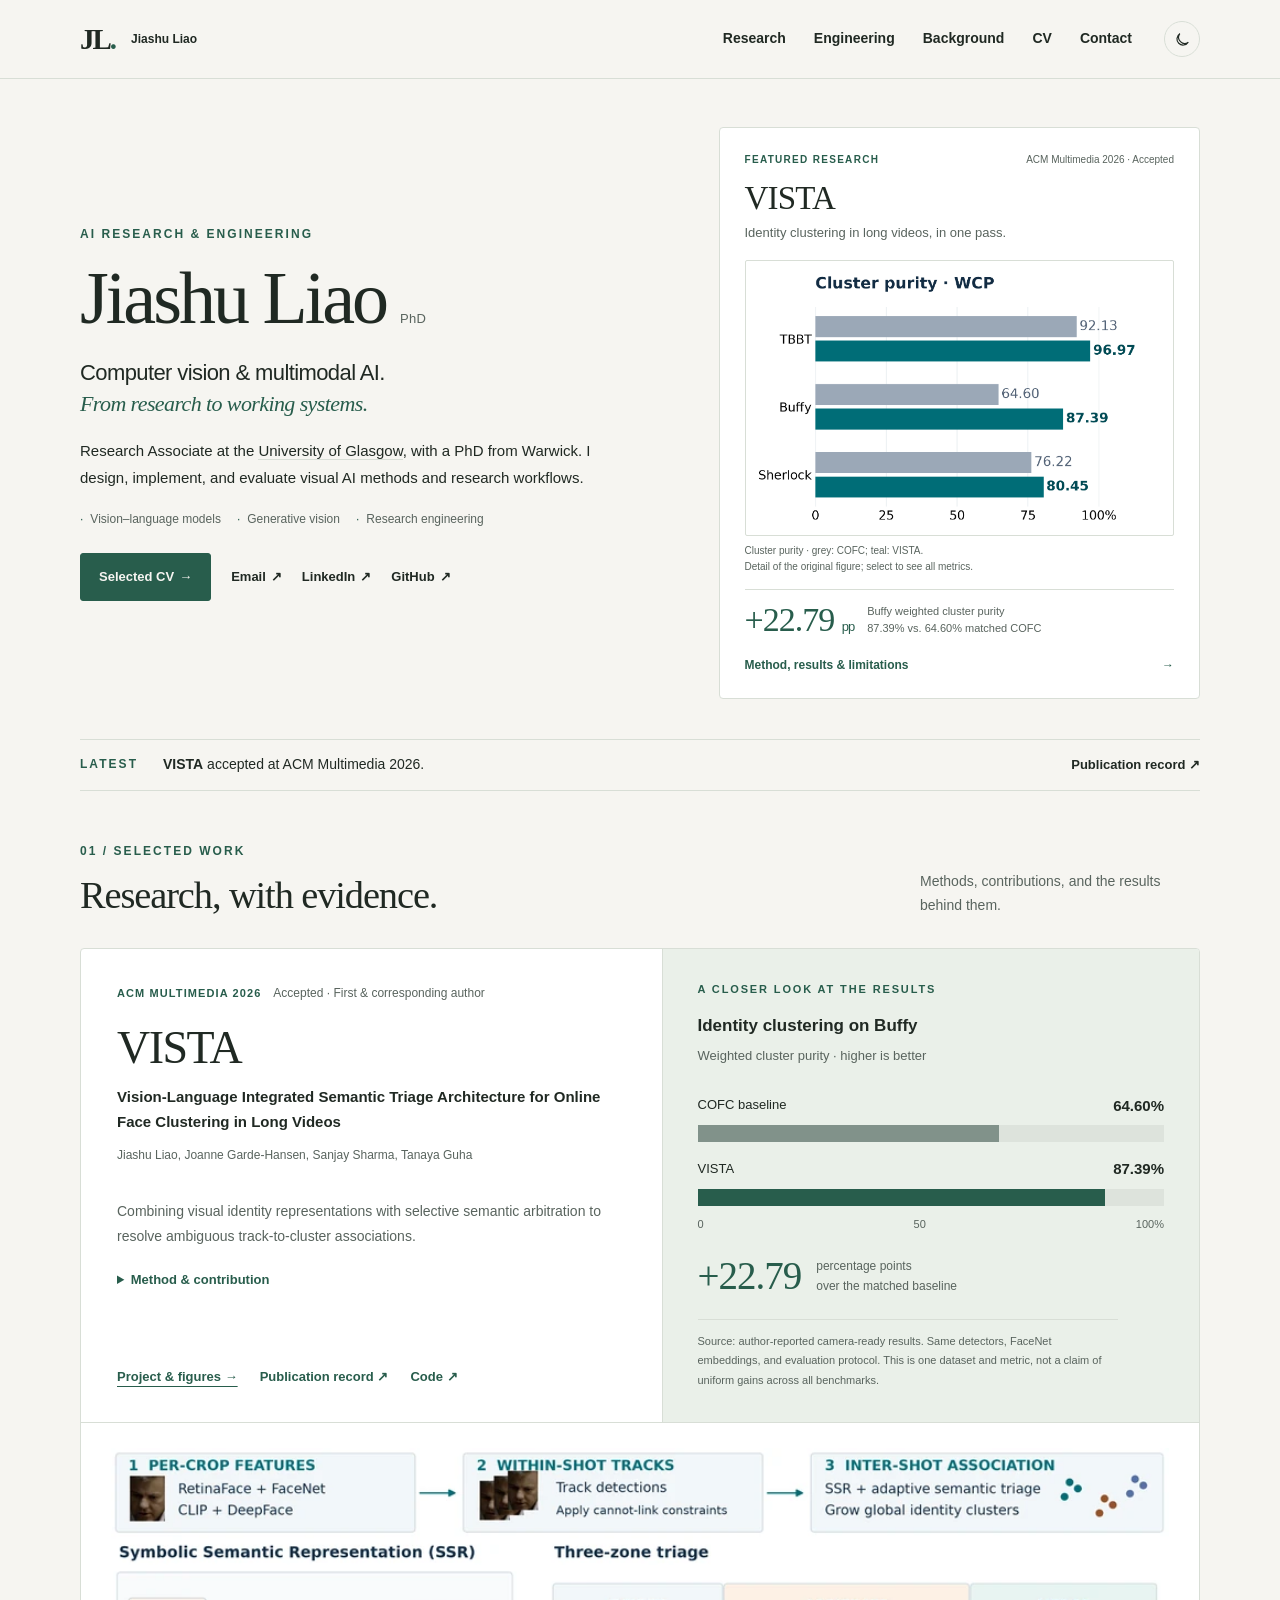
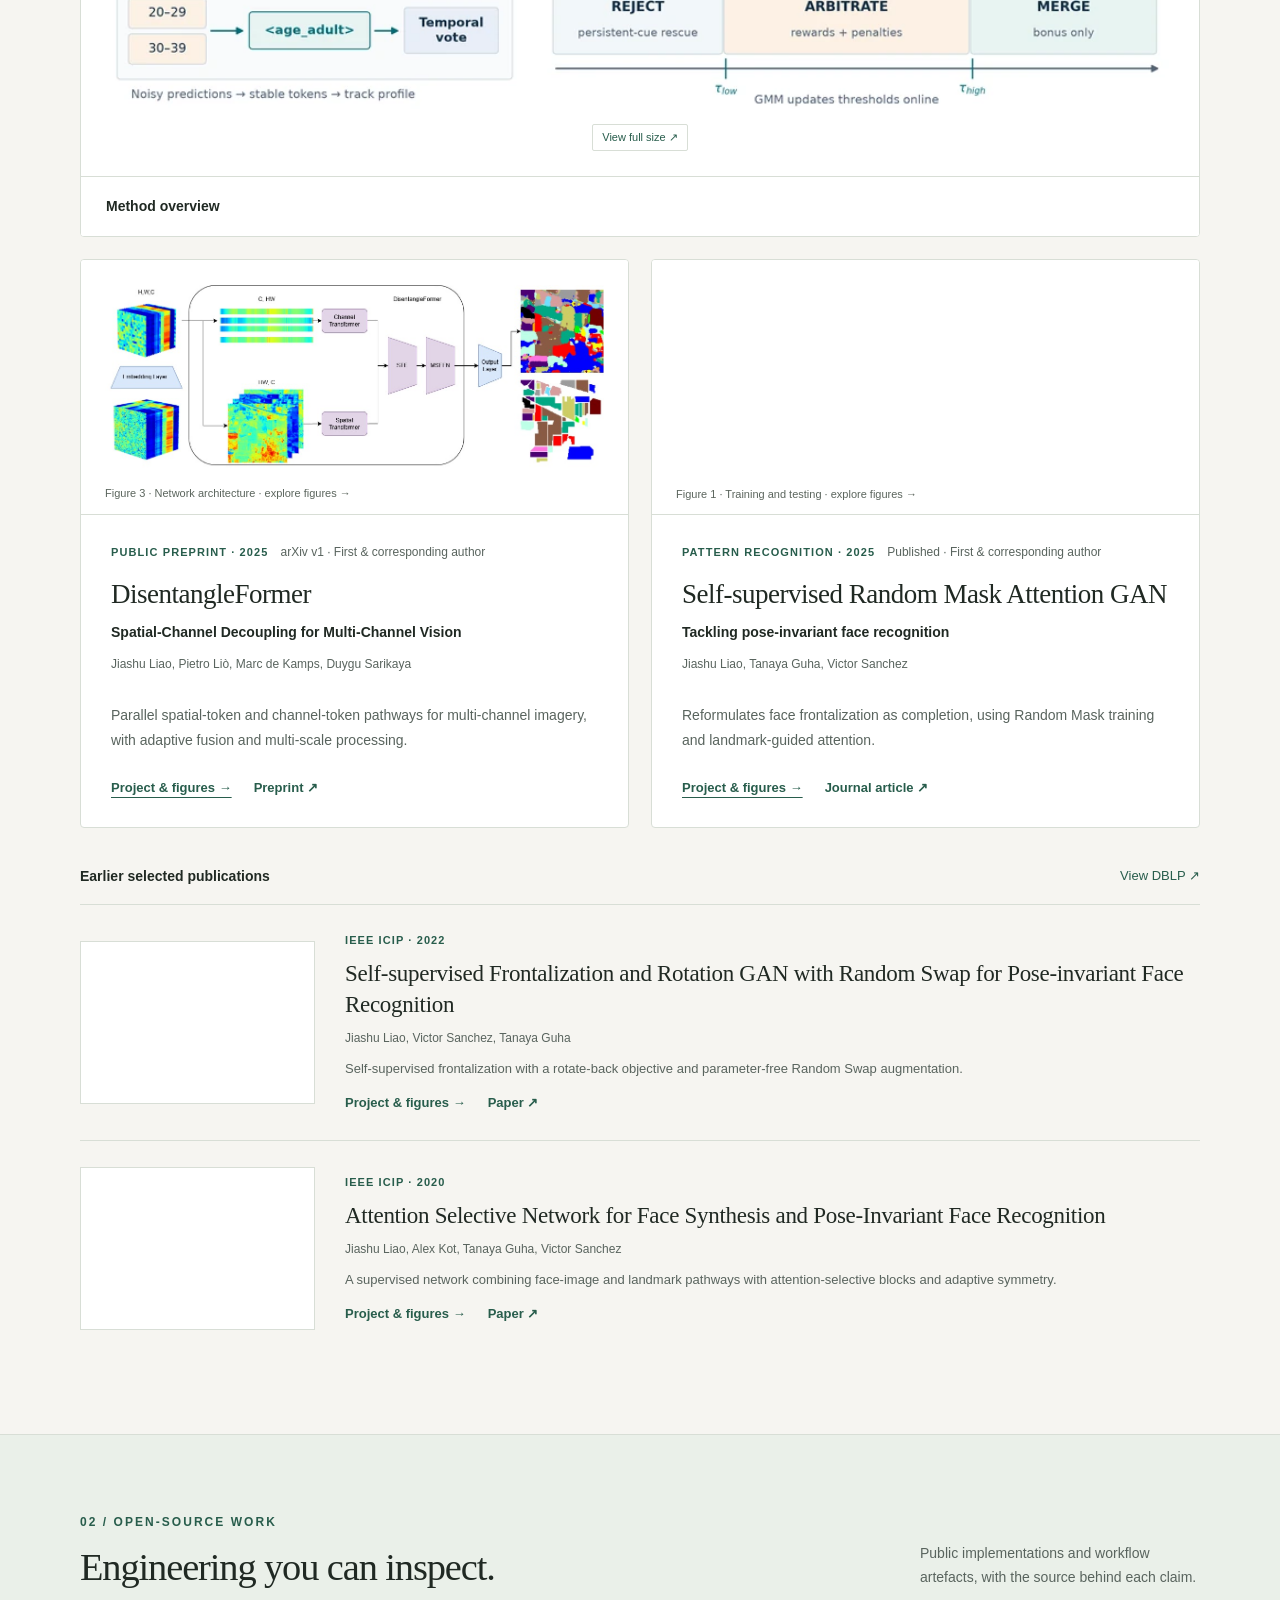
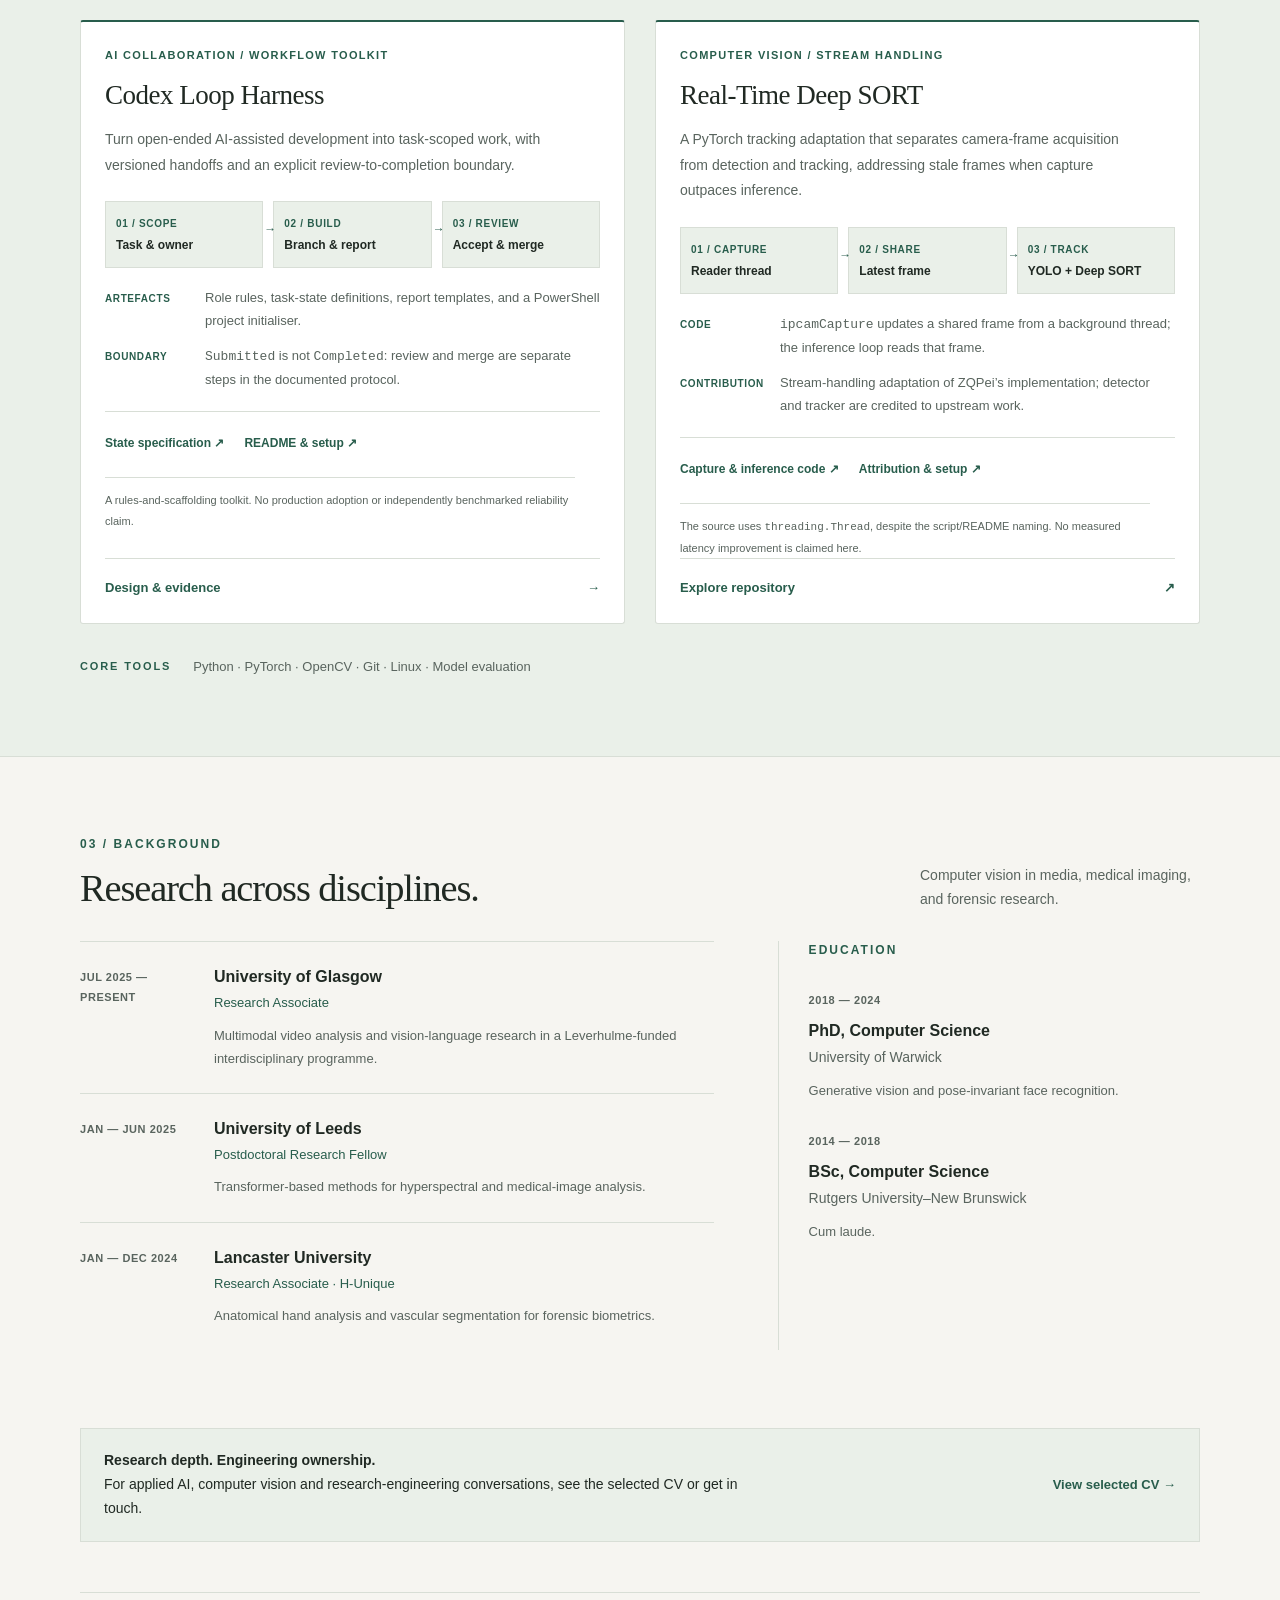
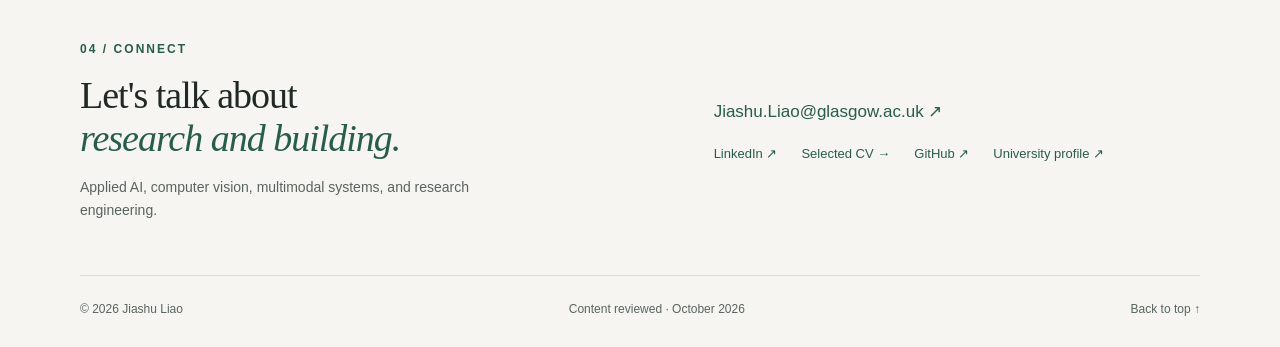
<file: index.html>
<!doctype html>
<html lang="en" data-theme="light">
<head>
  <meta charset="utf-8">
  <meta name="viewport" content="width=device-width, initial-scale=1">
  <meta name="theme-color" content="#f6f5f1">
  <meta name="description" content="Jiashu Liao, PhD — AI researcher and engineer at the University of Glasgow. Selected work in computer vision, multimodal learning, and research engineering.">
  <meta name="author" content="Jiashu Liao">
  <meta property="og:type" content="website">
  <meta property="og:title" content="Jiashu Liao | AI Research & Engineering">
  <meta property="og:description" content="Computer vision, multimodal learning, and research engineering. Selected publications and open-source work.">
  <meta property="og:url" content="https://skyjiashu.github.io/">
  <meta name="twitter:card" content="summary">
  <link rel="canonical" href="https://skyjiashu.github.io/">
  <link rel="icon" type="image/svg+xml" href="favicon.svg">
  <link rel="stylesheet" href="styles.css?v=582c632a6f2b">
  <script src="script.js?v=f366ba829de4" defer></script>
  <title>Jiashu Liao — AI Research & Engineering</title>
  <link rel="stylesheet" href="research.css?v=b857ee11c387">
  <script src="gallery.js?v=cca5fe89e718" defer></script>
  <link rel="stylesheet" href="v4.css?v=276d914880b9">
</head>
<body class="home-v4">
  <a class="skip-link" href="#main">Skip to content</a>
  <header class="site-header">
    <div class="shell header-row">
      <a class="wordmark" href="#home" aria-label="Jiashu Liao, home">JL<span class="wordmark-dot">.</span><span class="wordmark-name">Jiashu Liao</span></a>
      <nav id="main-navigation" aria-label="Main navigation">
        <a href="#research">Research</a><a href="#engineering">Engineering</a><a href="#background">Background</a><a href="cv.html">CV</a><a href="#contact">Contact</a>
      </nav>
      <div class="header-controls">
        <button id="theme-toggle" class="icon-button" type="button" aria-label="Switch to dark theme" aria-pressed="false" hidden>
          <svg viewBox="0 0 24 24" fill="none" stroke="currentColor" stroke-width="1.6" aria-hidden="true"><path d="M20.2 15.8A8.6 8.6 0 0 1 8.2 3.8 8.7 8.7 0 1 0 20.2 15.8Z"/></svg>
        </button>
        <button id="menu-toggle" class="icon-button menu-button" type="button" aria-controls="main-navigation" aria-expanded="false" aria-label="Open navigation" hidden><svg viewBox="0 0 24 24" fill="none" stroke="currentColor" stroke-width="1.6" aria-hidden="true"><path d="M4 7h16M4 12h16M4 17h16"/></svg></button>
      </div>
    </div>
  </header>

  <main id="main">
    <section class="introduction shell" id="home" aria-labelledby="name">
  <div class="intro-copy">
    <p class="eyebrow">AI RESEARCH &amp; ENGINEERING</p>
    <h1 id="name">Jiashu Liao<span class="degree-label">PhD</span></h1>
    <p class="intro-statement">Computer vision &amp; multimodal AI.<br><em>From research to working systems.</em></p>
    <p class="intro-bio">Research Associate at the <a href="https://www.gla.ac.uk/schools/computing/staff/jiashuliao/" target="_blank" rel="noopener noreferrer">University of Glasgow</a>, with a PhD from Warwick. I design, implement, and evaluate visual AI methods and research workflows.</p>
    <ul class="intro-topics" aria-label="Research interests"><li>Vision–language models</li><li>Generative vision</li><li>Research engineering</li></ul>
    <div class="intro-links" aria-label="Professional links">
      <a class="button" href="cv.html">Selected CV <span aria-hidden="true">→</span></a>
      <a href="mailto:Jiashu.Liao@glasgow.ac.uk">Email <span aria-hidden="true">↗</span></a>
      <a href="https://www.linkedin.com/in/jiashu-liao-3b0a43149/" target="_blank" rel="noopener noreferrer">LinkedIn <span aria-hidden="true">↗</span></a>
      <a href="https://github.com/SkyJiashu" target="_blank" rel="noopener noreferrer">GitHub <span aria-hidden="true">↗</span></a>
    </div>
  </div>
  <aside class="spotlight" aria-labelledby="spotlight-title">
    <div class="spotlight-heading"><span class="eyebrow">FEATURED RESEARCH</span><span class="spotlight-venue">ACM Multimedia 2026 · Accepted</span></div>
    <h2 id="spotlight-title">VISTA</h2><p>Identity clustering in long videos, in one pass.</p>
    <figure>
      <a class="figure-open" href="assets/papers/vista-results.webp" data-figure data-caption="Controlled comparison with COFC on TBBT, Buffy and Sherlock, using the same detector, embeddings and evaluation protocol. Full results include the Sherlock ID_Acc trade-off." aria-label="Expand VISTA controlled-comparison results">
        <span class="spotlight-plot-crop"><img src="assets/papers/vista-results.webp" alt="Cluster purity on TBBT, Buffy and Sherlock. Grey bars show COFC; teal bars show VISTA." width="2047" height="461" fetchpriority="high" decoding="async"></span>
      </a>
      <figcaption>Cluster purity · grey: COFC; teal: VISTA.<br>Detail of the original figure; select to see all metrics.</figcaption>
    </figure>
    <div class="spotlight-result"><strong>+22.79 <small style="font:13px var(--sans)">pp</small></strong><span>Buffy weighted cluster purity<br>87.39% vs. 64.60% matched COFC</span></div>
    <a href="research/vista.html">Method, results &amp; limitations <span aria-hidden="true">→</span></a>
  </aside>
</section>

    <div class="shell update-line"><span class="eyebrow">LATEST</span><p><strong>VISTA</strong> accepted at ACM Multimedia 2026.</p><a href="https://eprints.gla.ac.uk/391990/" target="_blank" rel="noopener noreferrer">Publication record <span aria-hidden="true">↗</span></a></div>

    <section class="section shell" id="research" aria-labelledby="research-title">
      <div class="section-heading"><div><p class="eyebrow">01 / SELECTED WORK</p><h2 id="research-title">Research, with evidence.</h2></div><p>Methods, contributions, and the results behind them.</p></div>
      <article class="featured-paper featured-with-image" aria-labelledby="vista-title">
        <div class="paper-copy">
          <div class="paper-meta"><span class="venue">ACM MULTIMEDIA 2026</span><span>Accepted · First &amp; corresponding author</span></div>
          <h3 id="vista-title">VISTA</h3>
          <p class="paper-subtitle">Vision-Language Integrated Semantic Triage Architecture for Online Face Clustering in Long Videos</p>
          <p class="authors">Jiashu Liao, Joanne Garde-Hansen, Sanjay Sharma, Tanaya Guha</p>
          <p>Combining visual identity representations with selective semantic arbitration to resolve ambiguous track-to-cluster associations.</p>
          <details><summary>Method & contribution</summary><p>Designed, implemented, and evaluated the framework, combining visual similarity with semantic evidence in the online clustering workflow.</p></details>
          <div class="paper-links"><a class="primary-paper-link" href="research/vista.html">Project & figures →</a><a href="https://eprints.gla.ac.uk/391990/" target="_blank" rel="noopener noreferrer">Publication record ↗</a><a href="https://github.com/SkyJiashu/VISTA" target="_blank" rel="noopener noreferrer">Code ↗</a></div>
        </div>
        <figure class="result-figure" aria-labelledby="result-caption">
          <figcaption id="result-caption"><span class="eyebrow">A CLOSER LOOK AT THE RESULTS</span><strong>Identity clustering on Buffy</strong><span>Weighted cluster purity · higher is better</span></figcaption>
          <div class="chart" role="img" aria-label="Weighted cluster purity on Buffy: matched COFC baseline 64.60 percent; VISTA 87.39 percent, a gain of 22.79 percentage points. Axis from zero to 100 percent.">
            <div class="bar-label"><span>COFC baseline</span><strong>64.60%</strong></div><div class="bar-track"><span class="bar baseline" style="--value:64.60%"></span></div>
            <div class="bar-label"><span>VISTA</span><strong>87.39%</strong></div><div class="bar-track"><span class="bar proposed" style="--value:87.39%"></span></div>
            <div class="chart-axis"><span>0</span><span>50</span><span>100%</span></div>
          </div>
          <p class="result-delta"><strong>+22.79</strong><span>percentage points<br>over the matched baseline</span></p>
          <p class="figure-note">Source: author-reported camera-ready results. Same detectors, FaceNet embeddings, and evaluation protocol. This is one dataset and metric, not a claim of uniform gains across all benchmarks.</p>
        </figure>
      <figure class="research-figure featured-visual" id="vista-method">
      <a class="figure-open" href="assets/papers/vista-method.webp" data-figure data-caption="Method overview. Per-crop features, within-shot tracks, and inter-shot association. Symbolic Semantic Representation (SSR) stabilises noisy predictions; three-zone triage separates reject, arbitrate, and merge decisions." target="_blank" rel="noopener noreferrer" aria-label="Enlarge: Method overview">
        <img src="assets/papers/vista-method-preview.webp" srcset="assets/papers/vista-method-preview.webp 960w, assets/papers/vista-method.webp 2048w" sizes="(max-width: 540px) calc(100vw - 36px), (max-width: 1000px) calc(100vw - 60px), 1060px" referrerpolicy="no-referrer" width="960" height="237" alt="VISTA method overview showing per-crop features, within-shot tracking, SSR, and reject, arbitrate, and merge zones." loading="lazy" decoding="async"><span class="expand-hint" aria-hidden="true">View full size ↗</span>
      </a><figcaption><strong>Method overview</strong><span>Per-crop features, within-shot tracks, and inter-shot association. Symbolic Semantic Representation (SSR) stabilises noisy predictions; three-zone triage separates reject, arbitrate, and merge decisions.</span><small>Author-supplied VISTA figure · Liao, Garde-Hansen, Sharma & Guha, ACM MM 2026. <a href="https://doi.org/10.1145/3767308.3835422" target="_blank" rel="noopener noreferrer">Paper DOI ↗</a></small></figcaption>
    </figure>
      </article>
<div class="research-grid"><article class="paper-card" aria-labelledby="disentangleformer-title"><a class="paper-image paper-image-v3" href="research/disentangleformer.html" aria-label="Explore DisentangleFormer"><img src="assets/papers/df-architecture.jpg" referrerpolicy="no-referrer" width="1053" height="389" alt="Original DisentangleFormer architecture with parallel channel and spatial Transformer streams, STE, and MS-FFN." loading="lazy" decoding="async"><span class="image-source">Figure 3 · Network architecture · explore figures →</span></a><div class="card-body"><div class="paper-meta"><span class="venue">PUBLIC PREPRINT · 2025</span><span>arXiv v1 · First &amp; corresponding author</span></div><h3 id="disentangleformer-title">DisentangleFormer</h3><p class="paper-subtitle">Spatial-Channel Decoupling for Multi-Channel Vision</p><p class="authors">Jiashu Liao, Pietro Liò, Marc de Kamps, Duygu Sarikaya</p><p>Parallel spatial-token and channel-token pathways for multi-channel imagery, with adaptive fusion and multi-scale processing.</p><div class="paper-links"><a class="primary-paper-link" href="research/disentangleformer.html">Project & figures →</a><a href="https://arxiv.org/abs/2512.04314" target="_blank" rel="noopener noreferrer">Preprint <span aria-hidden="true">↗</span></a></div></div></article><article class="paper-card" aria-labelledby="mask-rotate-title"><a class="paper-image paper-image-v3" href="research/mask-rotate.html" aria-label="Explore Mask Rotate / RMAGAN"><img src="assets/papers/mask-rotate-framework-preview.webp" srcset="assets/papers/mask-rotate-framework-preview.webp 960w, assets/papers/mask-rotate-framework.webp 1751w" sizes="(max-width: 540px) calc(100vw - 36px), (max-width: 1000px) calc(100vw - 60px), 1060px" referrerpolicy="no-referrer" width="960" height="623" alt="Original Mask Rotate framework showing distinct Random Mask training and renderer-plus-RMAGAN-plus-DifFace inference paths." loading="lazy" decoding="async"><span class="image-source">Figure 1 · Training and testing · explore figures →</span></a><div class="card-body"><div class="paper-meta"><span class="venue">PATTERN RECOGNITION · 2025</span><span>Published · First &amp; corresponding author</span></div><h3 id="mask-rotate-title">Self-supervised Random Mask Attention GAN</h3><p class="paper-subtitle">Tackling pose-invariant face recognition</p><p class="authors">Jiashu Liao, Tanaya Guha, Victor Sanchez</p><p>Reformulates face frontalization as completion, using Random Mask training and landmark-guided attention.</p><div class="paper-links"><a class="primary-paper-link" href="research/mask-rotate.html">Project & figures →</a><a href="https://doi.org/10.1016/j.patcog.2024.111112" target="_blank" rel="noopener noreferrer">Journal article <span aria-hidden="true">↗</span></a></div></div></article></div>
<div class="publication-list"><div class="publication-list-title"><h3>Earlier selected publications</h3><a href="https://dblp.org/pid/277/6191.html" target="_blank" rel="noopener noreferrer">View DBLP <span aria-hidden="true">↗</span></a></div><article class="earlier-paper"><a class="earlier-thumbnail" href="research/frgan.html" aria-label="Explore FRGAN"><img src="assets/papers/frgan-framework-preview.webp" srcset="assets/papers/frgan-framework-preview.webp 960w, assets/papers/frgan-framework.webp 1371w" sizes="(max-width: 540px) calc(100vw - 36px), (max-width: 1000px) calc(100vw - 60px), 1060px" referrerpolicy="no-referrer" width="960" height="394" alt="Original FRGAN block diagram showing the generator, pre-trained renderer, reconstruction loss, Random Swap, and discriminator." loading="lazy" decoding="async"></a><div><p class="venue">IEEE ICIP · 2022</p><h3><a href="research/frgan.html">Self-supervised Frontalization and Rotation GAN with Random Swap for Pose-invariant Face Recognition</a></h3><p class="authors">Jiashu Liao, Victor Sanchez, Tanaya Guha</p><p class="earlier-summary">Self-supervised frontalization with a rotate-back objective and parameter-free Random Swap augmentation.</p><div class="paper-links"><a href="research/frgan.html">Project & figures →</a><a href="https://doi.org/10.1109/ICIP46576.2022.9897944" target="_blank" rel="noopener noreferrer">Paper <span aria-hidden="true">↗</span></a></div></div></article><article class="earlier-paper"><a class="earlier-thumbnail" href="research/asn.html" aria-label="Explore Attention Selective Network"><img src="assets/papers/asn-network-preview.webp" srcset="assets/papers/asn-network-preview.webp 960w, assets/papers/asn-network.webp 1339w" sizes="(max-width: 540px) calc(100vw - 36px), (max-width: 1000px) calc(100vw - 60px), 1060px" referrerpolicy="no-referrer" width="960" height="558" alt="Original ASN architecture with separate appearance and heatmap encoders, attention-selective blocks, discriminators, and identity feature extractor." loading="lazy" decoding="async"></a><div><p class="venue">IEEE ICIP · 2020</p><h3><a href="research/asn.html">Attention Selective Network for Face Synthesis and Pose-Invariant Face Recognition</a></h3><p class="authors">Jiashu Liao, Alex Kot, Tanaya Guha, Victor Sanchez</p><p class="earlier-summary">A supervised network combining face-image and landmark pathways with attention-selective blocks and adaptive symmetry.</p><div class="paper-links"><a href="research/asn.html">Project & figures →</a><a href="https://doi.org/10.1109/ICIP40778.2020.9190677" target="_blank" rel="noopener noreferrer">Paper <span aria-hidden="true">↗</span></a></div></div></article></div>
    </section>

    <section class="section engineering-section" id="engineering" aria-labelledby="engineering-title"><div class="shell">
  <div class="section-heading"><div><p class="eyebrow">02 / OPEN-SOURCE WORK</p><h2 id="engineering-title">Engineering you can inspect.</h2></div><p>Public implementations and workflow artefacts, with the source behind each claim.</p></div>
  <div class="engineering-grid">
    <article class="engineering-card"><span class="project-kind">AI COLLABORATION / WORKFLOW TOOLKIT</span><h3>Codex Loop Harness</h3><p>Turn open-ended AI-assisted development into task-scoped work, with versioned handoffs and an explicit review-to-completion boundary.</p>
      <ol class="evidence-flow" aria-label="Simplified workflow"><li><b>01 / SCOPE</b><strong>Task &amp; owner</strong></li><li><b>02 / BUILD</b><strong>Branch &amp; report</strong></li><li><b>03 / REVIEW</b><strong>Accept &amp; merge</strong></li></ol>
      <dl class="evidence-points"><div><dt>Artefacts</dt><dd>Role rules, task-state definitions, report templates, and a PowerShell project initialiser.</dd></div><div><dt>Boundary</dt><dd><code>Submitted</code> is not <code>Completed</code>: review and merge are separate steps in the documented protocol.</dd></div></dl>
      <div class="evidence-links"><a href="https://github.com/SkyJiashu/Codex_Loop_Harness/blob/main/06_%E4%BB%BB%E5%8A%A1%E7%8A%B6%E6%80%81%E6%9C%BA%E4%B8%8E%E5%B7%A1%E6%A3%80%E8%A7%84%E5%88%99.md" target="_blank" rel="noopener noreferrer">State specification ↗</a><a href="https://github.com/SkyJiashu/Codex_Loop_Harness/blob/main/README.md" target="_blank" rel="noopener noreferrer">README &amp; setup ↗</a></div>
      <p class="scope-note">A rules-and-scaffolding toolkit. No production adoption or independently benchmarked reliability claim.</p>
      <a class="project-link" href="engineering/codex-loop-harness.html">Design &amp; evidence <span aria-hidden="true">→</span></a>
    </article>
    <article class="engineering-card"><span class="project-kind">COMPUTER VISION / STREAM HANDLING</span><h3>Real-Time Deep SORT</h3><p>A PyTorch tracking adaptation that separates camera-frame acquisition from detection and tracking, addressing stale frames when capture outpaces inference.</p>
      <ol class="evidence-flow" aria-label="Frame processing"><li><b>01 / CAPTURE</b><strong>Reader thread</strong></li><li><b>02 / SHARE</b><strong>Latest frame</strong></li><li><b>03 / TRACK</b><strong>YOLO + Deep SORT</strong></li></ol>
      <dl class="evidence-points"><div><dt>Code</dt><dd><code>ipcamCapture</code> updates a shared frame from a background thread; the inference loop reads that frame.</dd></div><div><dt>Contribution</dt><dd>Stream-handling adaptation of ZQPei’s implementation; detector and tracker are credited to upstream work.</dd></div></dl>
      <div class="evidence-links"><a href="https://github.com/SkyJiashu/Real_time_deep_sort_pytorch/blob/master/multi_processing_run.py" target="_blank" rel="noopener noreferrer">Capture &amp; inference code ↗</a><a href="https://github.com/SkyJiashu/Real_time_deep_sort_pytorch/blob/master/README.md" target="_blank" rel="noopener noreferrer">Attribution &amp; setup ↗</a></div>
      <p class="scope-note">The source uses <code>threading.Thread</code>, despite the script/README naming. No measured latency improvement is claimed here.</p>
      <a class="project-link" href="https://github.com/SkyJiashu/Real_time_deep_sort_pytorch" target="_blank" rel="noopener noreferrer">Explore repository <span aria-hidden="true">↗</span></a>
    </article>
  </div><p class="tool-line"><span class="eyebrow">CORE TOOLS</span> Python · PyTorch · OpenCV · Git · Linux · Model evaluation</p>
</div></section>

    <section class="section shell" id="background" aria-labelledby="background-title">
      <div class="section-heading"><div><p class="eyebrow">03 / BACKGROUND</p><h2 id="background-title">Research across disciplines.</h2></div><p>Computer vision in media, medical imaging, and forensic research.</p></div>
      <div class="background-grid"><div class="appointments">
        <article class="appointment"><p class="dates">JUL 2025 — PRESENT</p><div><h3>University of Glasgow</h3><p class="role">Research Associate</p><p>Multimodal video analysis and vision-language research in a Leverhulme-funded interdisciplinary programme.</p></div></article>
        <article class="appointment"><p class="dates">JAN — JUN 2025</p><div><h3>University of Leeds</h3><p class="role">Postdoctoral Research Fellow</p><p>Transformer-based methods for hyperspectral and medical-image analysis.</p></div></article>
        <article class="appointment"><p class="dates">JAN — DEC 2024</p><div><h3>Lancaster University</h3><p class="role">Research Associate · H-Unique</p><p>Anatomical hand analysis and vascular segmentation for forensic biometrics.</p></div></article>
      </div><aside class="education" aria-label="Education"><p class="eyebrow">EDUCATION</p><article><span class="dates">2018 — 2024</span><h3>PhD, Computer Science</h3><p>University of Warwick</p><p class="education-detail">Generative vision and pose-invariant face recognition.</p></article><article><span class="dates">2014 — 2018</span><h3>BSc, Computer Science</h3><p>Rutgers University–New Brunswick</p><p class="education-detail">Cum laude.</p></article></aside></div>
    </section>

<aside class="shell recruitment-note" aria-label="Recruitment and collaboration"><p><strong>Research depth. Engineering ownership.</strong><br>For applied AI, computer vision and research-engineering conversations, see the selected CV or get in touch.</p><a href="cv.html">View selected CV →</a></aside>
    <section class="contact shell" id="contact" aria-labelledby="contact-title"><div><p class="eyebrow">04 / CONNECT</p><h2 id="contact-title">Let's talk about<br><em>research and building.</em></h2><p>Applied AI, computer vision, multimodal systems, and research engineering.</p></div><div class="contact-links"><a class="email-link" href="mailto:Jiashu.Liao@glasgow.ac.uk">Jiashu.Liao@glasgow.ac.uk <span aria-hidden="true">↗</span></a><a href="https://www.linkedin.com/in/jiashu-liao-3b0a43149/" target="_blank" rel="noopener noreferrer">LinkedIn ↗</a><a href="cv.html">Selected CV →</a><a href="https://github.com/SkyJiashu" target="_blank" rel="noopener noreferrer">GitHub ↗</a><a href="https://www.gla.ac.uk/schools/computing/staff/jiashuliao/" target="_blank" rel="noopener noreferrer">University profile ↗</a></div></section>
  </main>
  <footer class="shell footer"><span>© <span id="year">2026</span> Jiashu Liao</span><span>Content reviewed · October 2026</span><a href="#home">Back to top ↑</a></footer>
</body>
</html>
</file>
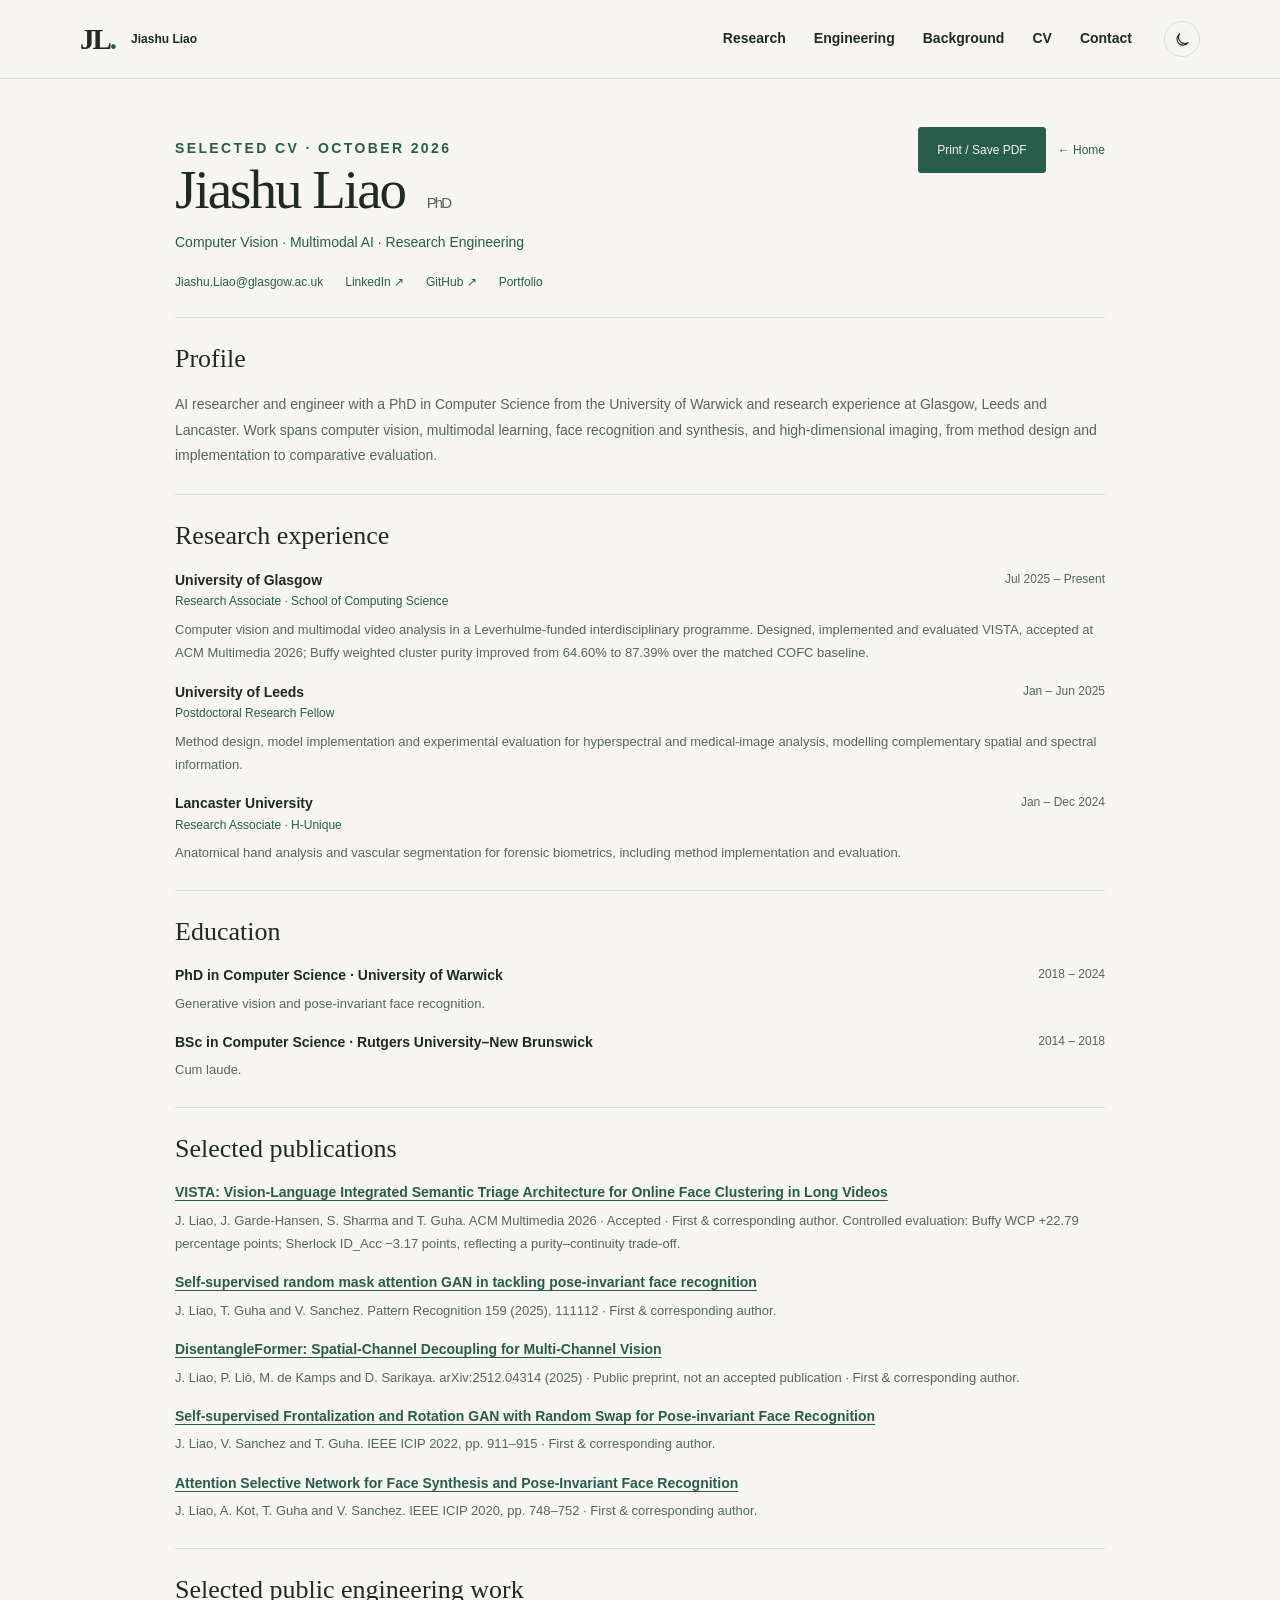
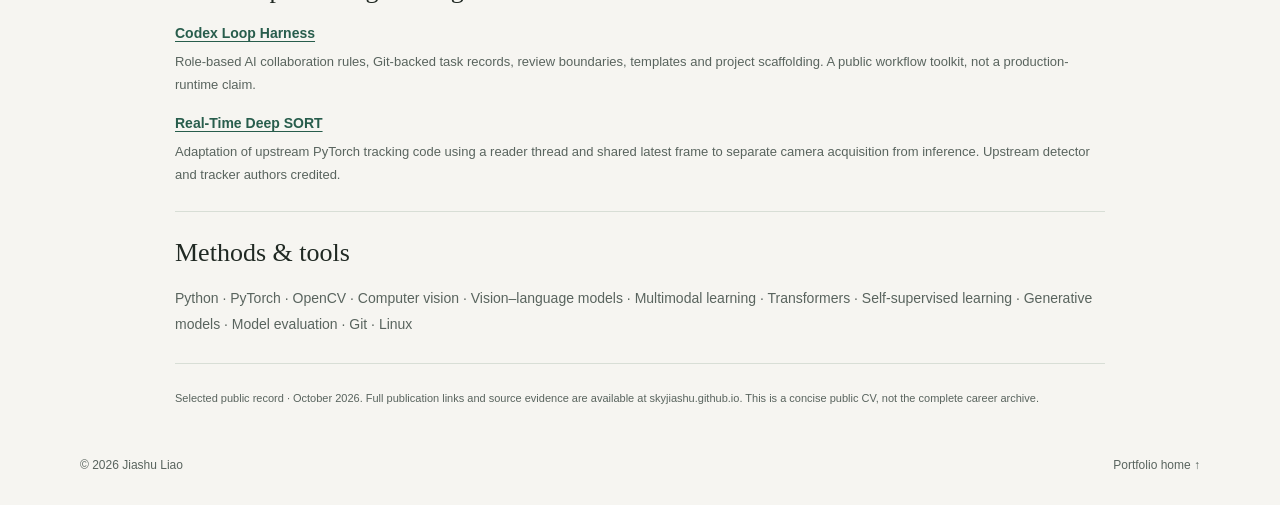
<file: cv.html>
<!doctype html>
<html lang="en" data-theme="light">
<head>
  <meta charset="utf-8">
  <meta name="viewport" content="width=device-width, initial-scale=1">
  <meta name="theme-color" content="#f6f5f1">
  <meta name="description" content="Selected public research and engineering experience, education, publications and open-source work.">
  <meta name="author" content="Jiashu Liao">
  <meta property="og:type" content="website">
  <meta property="og:title" content="Selected CV | Jiashu Liao">
  <meta property="og:description" content="Selected public research and engineering experience, education, publications and open-source work.">
  <meta property="og:url" content="https://skyjiashu.github.io/cv.html">
  <meta name="twitter:card" content="summary">
  <link rel="canonical" href="https://skyjiashu.github.io/cv.html">
  <link rel="icon" type="image/svg+xml" href="favicon.svg">
  <link rel="stylesheet" href="styles.css?v=582c632a6f2b">
  <script src="script.js?v=f366ba829de4" defer></script>
  <title>Selected CV — Jiashu Liao</title>
  <link rel="stylesheet" href="research.css?v=b857ee11c387">
  <script src="gallery.js?v=cca5fe89e718" defer></script>
  <link rel="stylesheet" href="v4.css?v=276d914880b9">
<script src="cv.js?v=4b9585520dfb" defer></script></head>
<body class="cv-page"><a class="skip-link" href="#main">Skip to content</a><header class="site-header">
    <div class="shell header-row">
      <a class="wordmark" href="index.html#home" aria-label="Jiashu Liao, home">JL<span class="wordmark-dot">.</span><span class="wordmark-name">Jiashu Liao</span></a>
      <nav id="main-navigation" aria-label="Main navigation">
        <a href="index.html#research">Research</a><a href="index.html#engineering">Engineering</a><a href="index.html#background">Background</a><a href="cv.html">CV</a><a href="index.html#contact">Contact</a>
      </nav>
      <div class="header-controls">
        <button id="theme-toggle" class="icon-button" type="button" aria-label="Switch to dark theme" aria-pressed="false" hidden>
          <svg viewBox="0 0 24 24" fill="none" stroke="currentColor" stroke-width="1.6" aria-hidden="true"><path d="M20.2 15.8A8.6 8.6 0 0 1 8.2 3.8 8.7 8.7 0 1 0 20.2 15.8Z"/></svg>
        </button>
        <button id="menu-toggle" class="icon-button menu-button" type="button" aria-controls="main-navigation" aria-expanded="false" aria-label="Open navigation" hidden><svg viewBox="0 0 24 24" fill="none" stroke="currentColor" stroke-width="1.6" aria-hidden="true"><path d="M4 7h16M4 12h16M4 17h16"/></svg></button>
      </div>
    </div>
  </header><main id="main" class="shell cv-shell">
 <div class="cv-top"><div><p class="eyebrow">SELECTED CV · OCTOBER 2026</p><h1>Jiashu Liao <span>PhD</span></h1><p>Computer Vision · Multimodal AI · Research Engineering</p><div class="cv-contact"><a href="mailto:Jiashu.Liao@glasgow.ac.uk">Jiashu.Liao@glasgow.ac.uk</a><a href="https://www.linkedin.com/in/jiashu-liao-3b0a43149/" target="_blank" rel="noopener noreferrer">LinkedIn ↗</a><a href="https://github.com/SkyJiashu" target="_blank" rel="noopener noreferrer">GitHub ↗</a><a href="index.html">Portfolio</a></div></div><div class="cv-actions"><button class="button" id="print-cv" type="button" hidden>Print / Save PDF</button><a href="index.html">← Home</a></div></div>
 <section class="cv-section"><h2>Profile</h2><p>AI researcher and engineer with a PhD in Computer Science from the University of Warwick and research experience at Glasgow, Leeds and Lancaster. Work spans computer vision, multimodal learning, face recognition and synthesis, and high-dimensional imaging, from method design and implementation to comparative evaluation.</p></section>
 <section class="cv-section"><h2>Research experience</h2>
 <article class="cv-entry"><header><h3>University of Glasgow</h3><time>Jul 2025 – Present</time></header><p class="cv-role">Research Associate · School of Computing Science</p><p>Computer vision and multimodal video analysis in a Leverhulme-funded interdisciplinary programme. Designed, implemented and evaluated VISTA, accepted at ACM Multimedia 2026; Buffy weighted cluster purity improved from 64.60% to 87.39% over the matched COFC baseline.</p></article>
 <article class="cv-entry"><header><h3>University of Leeds</h3><time>Jan – Jun 2025</time></header><p class="cv-role">Postdoctoral Research Fellow</p><p>Method design, model implementation and experimental evaluation for hyperspectral and medical-image analysis, modelling complementary spatial and spectral information.</p></article>
 <article class="cv-entry"><header><h3>Lancaster University</h3><time>Jan – Dec 2024</time></header><p class="cv-role">Research Associate · H-Unique</p><p>Anatomical hand analysis and vascular segmentation for forensic biometrics, including method implementation and evaluation.</p></article></section>
 <section class="cv-section"><h2>Education</h2><article class="cv-entry"><header><h3>PhD in Computer Science · University of Warwick</h3><time>2018 – 2024</time></header><p>Generative vision and pose-invariant face recognition.</p></article><article class="cv-entry"><header><h3>BSc in Computer Science · Rutgers University–New Brunswick</h3><time>2014 – 2018</time></header><p>Cum laude.</p></article></section>
 <section class="cv-section"><h2>Selected publications</h2>
 <article class="cv-entry"><h3><a href="research/vista.html">VISTA: Vision-Language Integrated Semantic Triage Architecture for Online Face Clustering in Long Videos</a></h3><p>J. Liao, J. Garde-Hansen, S. Sharma and T. Guha. ACM Multimedia 2026 · Accepted · First &amp; corresponding author. Controlled evaluation: Buffy WCP +22.79 percentage points; Sherlock ID_Acc −3.17 points, reflecting a purity–continuity trade-off.</p></article>
 <article class="cv-entry"><h3><a href="research/mask-rotate.html">Self-supervised random mask attention GAN in tackling pose-invariant face recognition</a></h3><p>J. Liao, T. Guha and V. Sanchez. Pattern Recognition 159 (2025), 111112 · First &amp; corresponding author.</p></article>
 <article class="cv-entry"><h3><a href="research/disentangleformer.html">DisentangleFormer: Spatial-Channel Decoupling for Multi-Channel Vision</a></h3><p>J. Liao, P. Liò, M. de Kamps and D. Sarikaya. arXiv:2512.04314 (2025) · Public preprint, not an accepted publication · First &amp; corresponding author.</p></article>
 <article class="cv-entry"><h3><a href="research/frgan.html">Self-supervised Frontalization and Rotation GAN with Random Swap for Pose-invariant Face Recognition</a></h3><p>J. Liao, V. Sanchez and T. Guha. IEEE ICIP 2022, pp. 911–915 · First &amp; corresponding author.</p></article>
 <article class="cv-entry"><h3><a href="research/asn.html">Attention Selective Network for Face Synthesis and Pose-Invariant Face Recognition</a></h3><p>J. Liao, A. Kot, T. Guha and V. Sanchez. IEEE ICIP 2020, pp. 748–752 · First &amp; corresponding author.</p></article></section>
 <section class="cv-section"><h2>Selected public engineering work</h2><article class="cv-entry"><h3><a href="engineering/codex-loop-harness.html">Codex Loop Harness</a></h3><p>Role-based AI collaboration rules, Git-backed task records, review boundaries, templates and project scaffolding. A public workflow toolkit, not a production-runtime claim.</p></article><article class="cv-entry"><h3><a href="https://github.com/SkyJiashu/Real_time_deep_sort_pytorch" target="_blank" rel="noopener noreferrer">Real-Time Deep SORT</a></h3><p>Adaptation of upstream PyTorch tracking code using a reader thread and shared latest frame to separate camera acquisition from inference. Upstream detector and tracker authors credited.</p></article></section>
 <section class="cv-section"><h2>Methods &amp; tools</h2><p>Python · PyTorch · OpenCV · Computer vision · Vision–language models · Multimodal learning · Transformers · Self-supervised learning · Generative models · Model evaluation · Git · Linux</p></section>
 <p class="cv-footer">Selected public record · October 2026. Full publication links and source evidence are available at skyjiashu.github.io. This is a concise public CV, not the complete career archive.</p>
</main><footer class="shell footer"><span>© <span id="year">2026</span> Jiashu Liao</span><a href="index.html">Portfolio home ↑</a></footer></body></html>
</file>
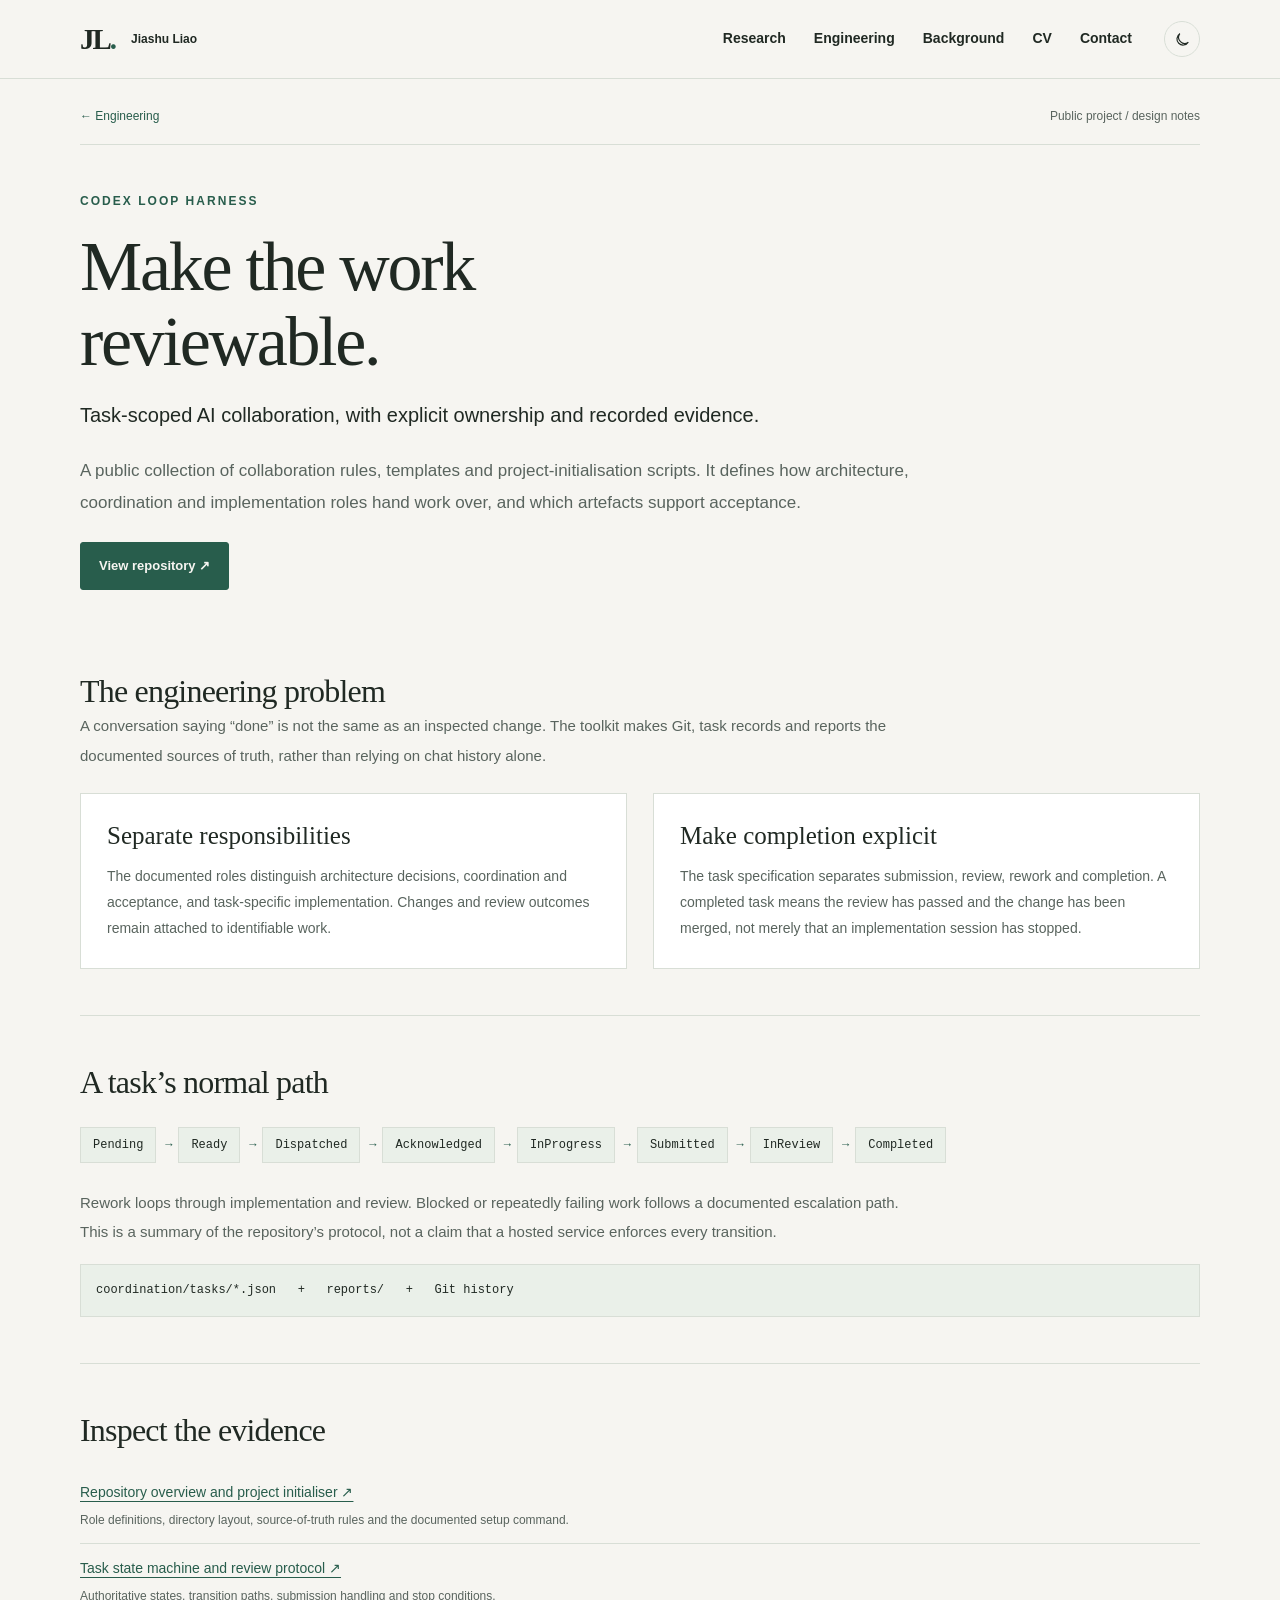
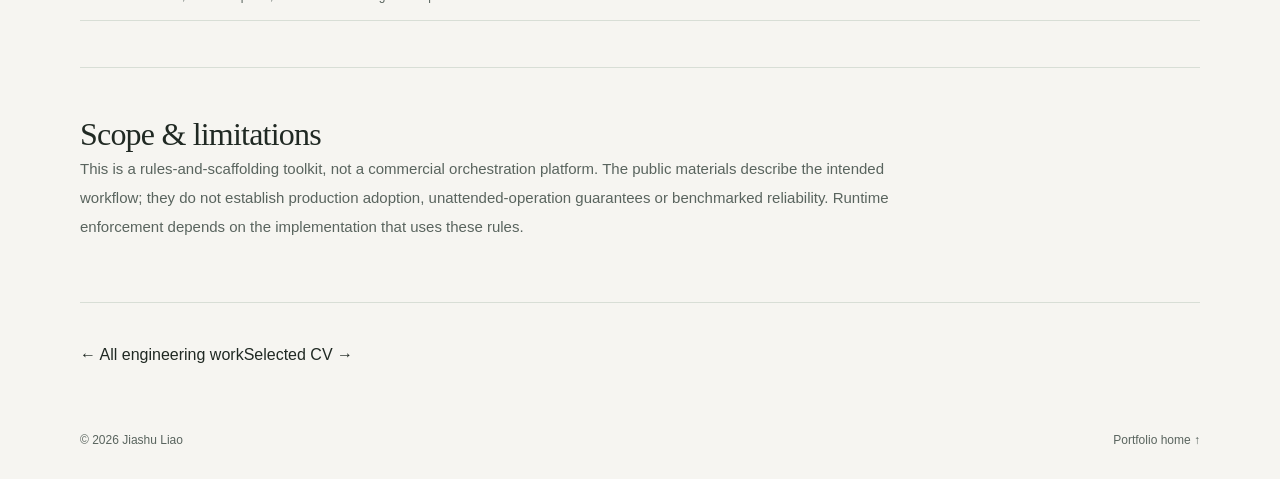
<file: engineering/codex-loop-harness.html>
<!doctype html>
<html lang="en" data-theme="light">
<head>
  <meta charset="utf-8">
  <meta name="viewport" content="width=device-width, initial-scale=1">
  <meta name="theme-color" content="#f6f5f1">
  <meta name="description" content="Public workflow rules, task-state boundaries and source artefacts for AI-assisted development.">
  <meta name="author" content="Jiashu Liao">
  <meta property="og:type" content="website">
  <meta property="og:title" content="Codex Loop Harness: design &amp; evidence | Jiashu Liao">
  <meta property="og:description" content="Public workflow rules, task-state boundaries and source artefacts for AI-assisted development.">
  <meta property="og:url" content="https://skyjiashu.github.io/engineering/codex-loop-harness.html">
  <meta name="twitter:card" content="summary">
  <link rel="canonical" href="https://skyjiashu.github.io/engineering/codex-loop-harness.html">
  <link rel="icon" type="image/svg+xml" href="../favicon.svg">
  <link rel="stylesheet" href="../styles.css?v=582c632a6f2b">
  <script src="../script.js?v=f366ba829de4" defer></script>
  <title>Codex Loop Harness: design &amp; evidence — Jiashu Liao</title>
  <link rel="stylesheet" href="../research.css?v=b857ee11c387">
  <script src="../gallery.js?v=cca5fe89e718" defer></script>
  <link rel="stylesheet" href="../v4.css?v=276d914880b9">
</head>
<body class="paper-page evidence-page"><a class="skip-link" href="#main">Skip to content</a><header class="site-header">
    <div class="shell header-row">
      <a class="wordmark" href="../index.html#home" aria-label="Jiashu Liao, home">JL<span class="wordmark-dot">.</span><span class="wordmark-name">Jiashu Liao</span></a>
      <nav id="main-navigation" aria-label="Main navigation">
        <a href="../index.html#research">Research</a><a href="../index.html#engineering">Engineering</a><a href="../index.html#background">Background</a><a href="../cv.html">CV</a><a href="../index.html#contact">Contact</a>
      </nav>
      <div class="header-controls">
        <button id="theme-toggle" class="icon-button" type="button" aria-label="Switch to dark theme" aria-pressed="false" hidden>
          <svg viewBox="0 0 24 24" fill="none" stroke="currentColor" stroke-width="1.6" aria-hidden="true"><path d="M20.2 15.8A8.6 8.6 0 0 1 8.2 3.8 8.7 8.7 0 1 0 20.2 15.8Z"/></svg>
        </button>
        <button id="menu-toggle" class="icon-button menu-button" type="button" aria-controls="main-navigation" aria-expanded="false" aria-label="Open navigation" hidden><svg viewBox="0 0 24 24" fill="none" stroke="currentColor" stroke-width="1.6" aria-hidden="true"><path d="M4 7h16M4 12h16M4 17h16"/></svg></button>
      </div>
    </div>
  </header><main id="main" class="shell evidence-page">
 <div class="breadcrumb"><a href="../index.html#engineering">← Engineering</a><span>Public project / design notes</span></div>
 <section class="paper-intro"><p class="eyebrow">CODEX LOOP HARNESS</p><h1>Make the work<br>reviewable.</h1><p class="paper-full-title">Task-scoped AI collaboration, with explicit ownership and recorded evidence.</p><p class="paper-lead">A public collection of collaboration rules, templates and project-initialisation scripts. It defines how architecture, coordination and implementation roles hand work over, and which artefacts support acceptance.</p><div class="paper-actions"><a class="button" href="https://github.com/SkyJiashu/Codex_Loop_Harness" target="_blank" rel="noopener noreferrer">View repository ↗</a></div></section>
 <section class="paper-section"><h2>The engineering problem</h2><div class="section-body"><p>A conversation saying “done” is not the same as an inspected change. The toolkit makes Git, task records and reports the documented sources of truth, rather than relying on chat history alone.</p></div>
 <div class="case-grid" style="margin-top:23px"><article class="case-panel"><h3>Separate responsibilities</h3><p>The documented roles distinguish architecture decisions, coordination and acceptance, and task-specific implementation. Changes and review outcomes remain attached to identifiable work.</p></article><article class="case-panel"><h3>Make completion explicit</h3><p>The task specification separates submission, review, rework and completion. A completed task means the review has passed and the change has been merged, not merely that an implementation session has stopped.</p></article></div></section>
 <section class="paper-section"><h2>A task’s normal path</h2><ol class="state-flow" aria-label="Normal task-state transitions"><li>Pending</li><li>Ready</li><li>Dispatched</li><li>Acknowledged</li><li>InProgress</li><li>Submitted</li><li>InReview</li><li>Completed</li></ol><div class="section-body"><p>Rework loops through implementation and review. Blocked or repeatedly failing work follows a documented escalation path. This is a summary of the repository’s protocol, not a claim that a hosted service enforces every transition.</p></div><p class="code-note">coordination/tasks/*.json &nbsp; + &nbsp; reports/ &nbsp; + &nbsp; Git history</p></section>
 <section class="paper-section"><h2>Inspect the evidence</h2><ul class="source-links"><li><a href="https://github.com/SkyJiashu/Codex_Loop_Harness/blob/main/README.md" target="_blank" rel="noopener noreferrer">Repository overview and project initialiser ↗</a><small>Role definitions, directory layout, source-of-truth rules and the documented setup command.</small></li><li><a href="https://github.com/SkyJiashu/Codex_Loop_Harness/blob/main/06_%E4%BB%BB%E5%8A%A1%E7%8A%B6%E6%80%81%E6%9C%BA%E4%B8%8E%E5%B7%A1%E6%A3%80%E8%A7%84%E5%88%99.md" target="_blank" rel="noopener noreferrer">Task state machine and review protocol ↗</a><small>Authoritative states, transition paths, submission handling and stop conditions.</small></li></ul></section>
 <section class="paper-section"><h2>Scope &amp; limitations</h2><div class="section-body"><p>This is a rules-and-scaffolding toolkit, not a commercial orchestration platform. The public materials describe the intended workflow; they do not establish production adoption, unattended-operation guarantees or benchmarked reliability. Runtime enforcement depends on the implementation that uses these rules.</p></div></section>
 <div class="related-work"><a href="../index.html#engineering">← All engineering work</a><a href="../cv.html">Selected CV →</a></div>
</main><footer class="shell footer"><span>© <span id="year">2026</span> Jiashu Liao</span><a href="../index.html">Portfolio home ↑</a></footer></body></html>
</file>
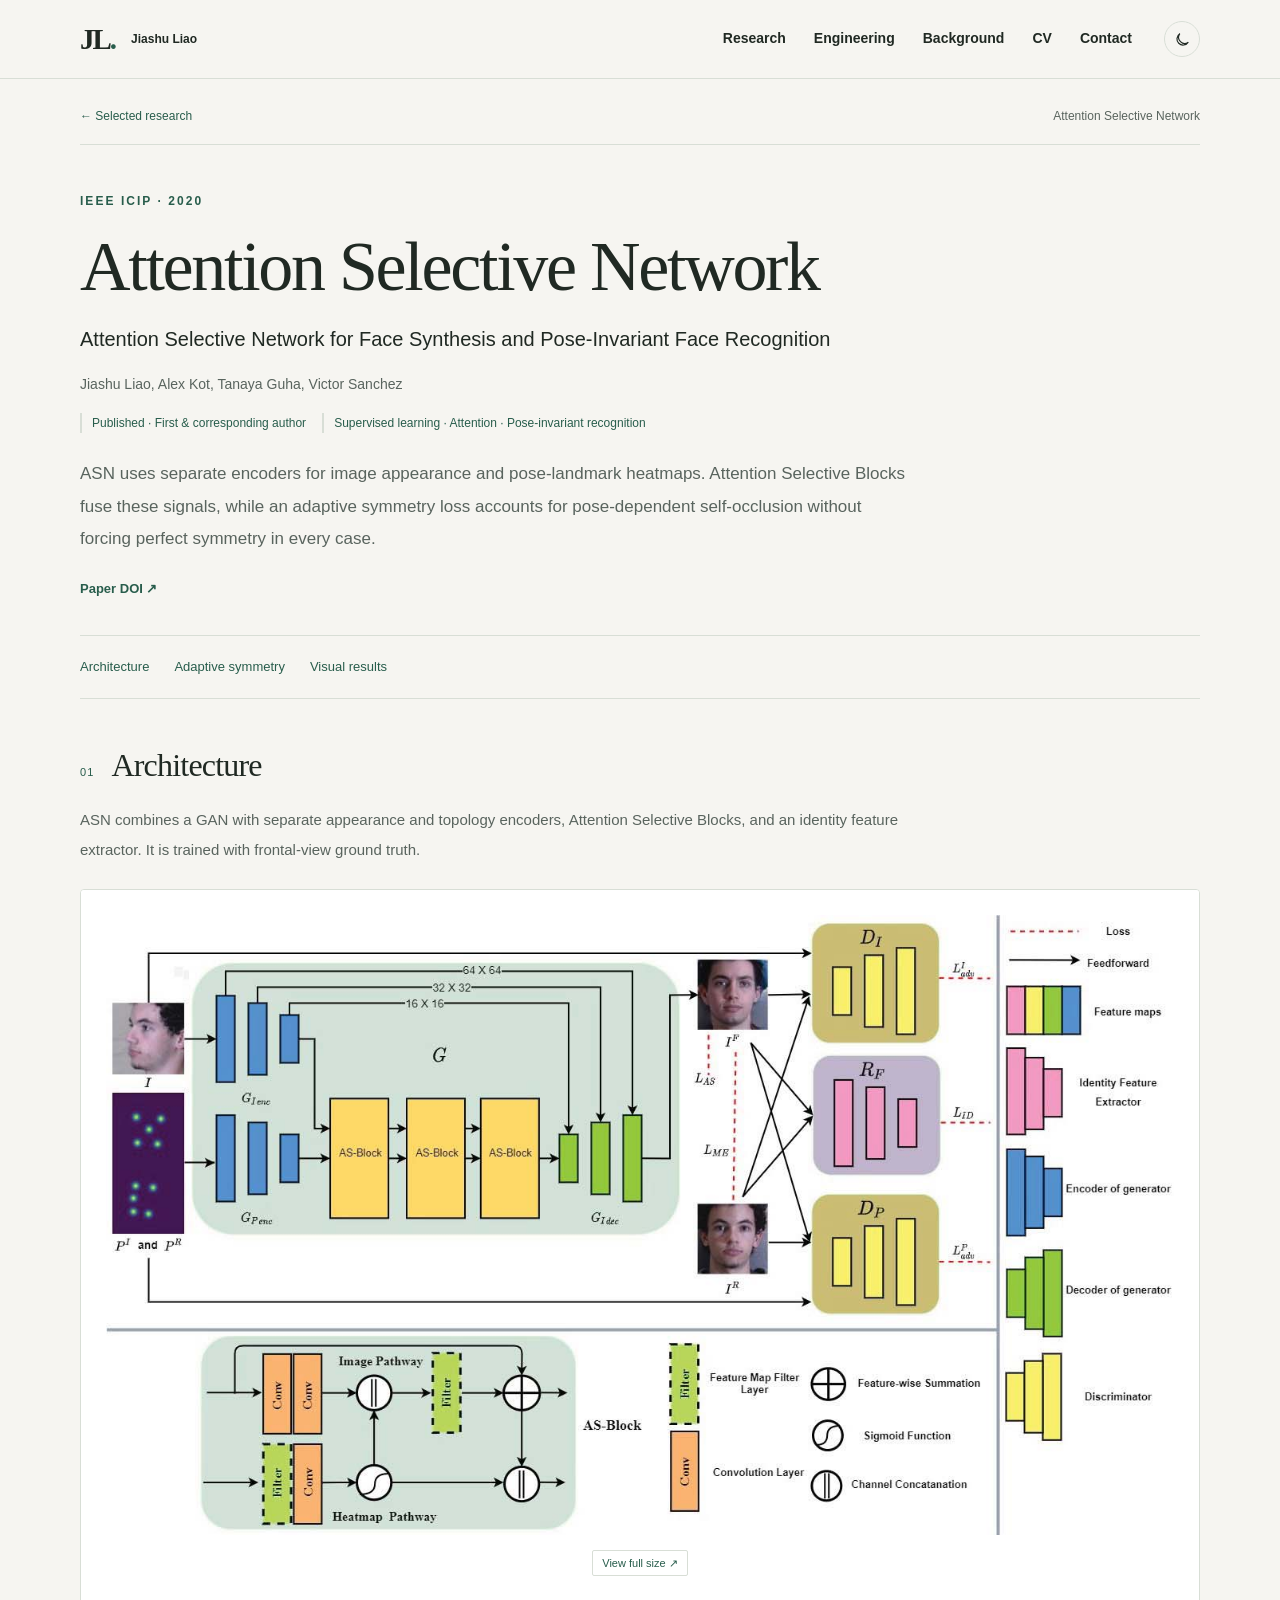
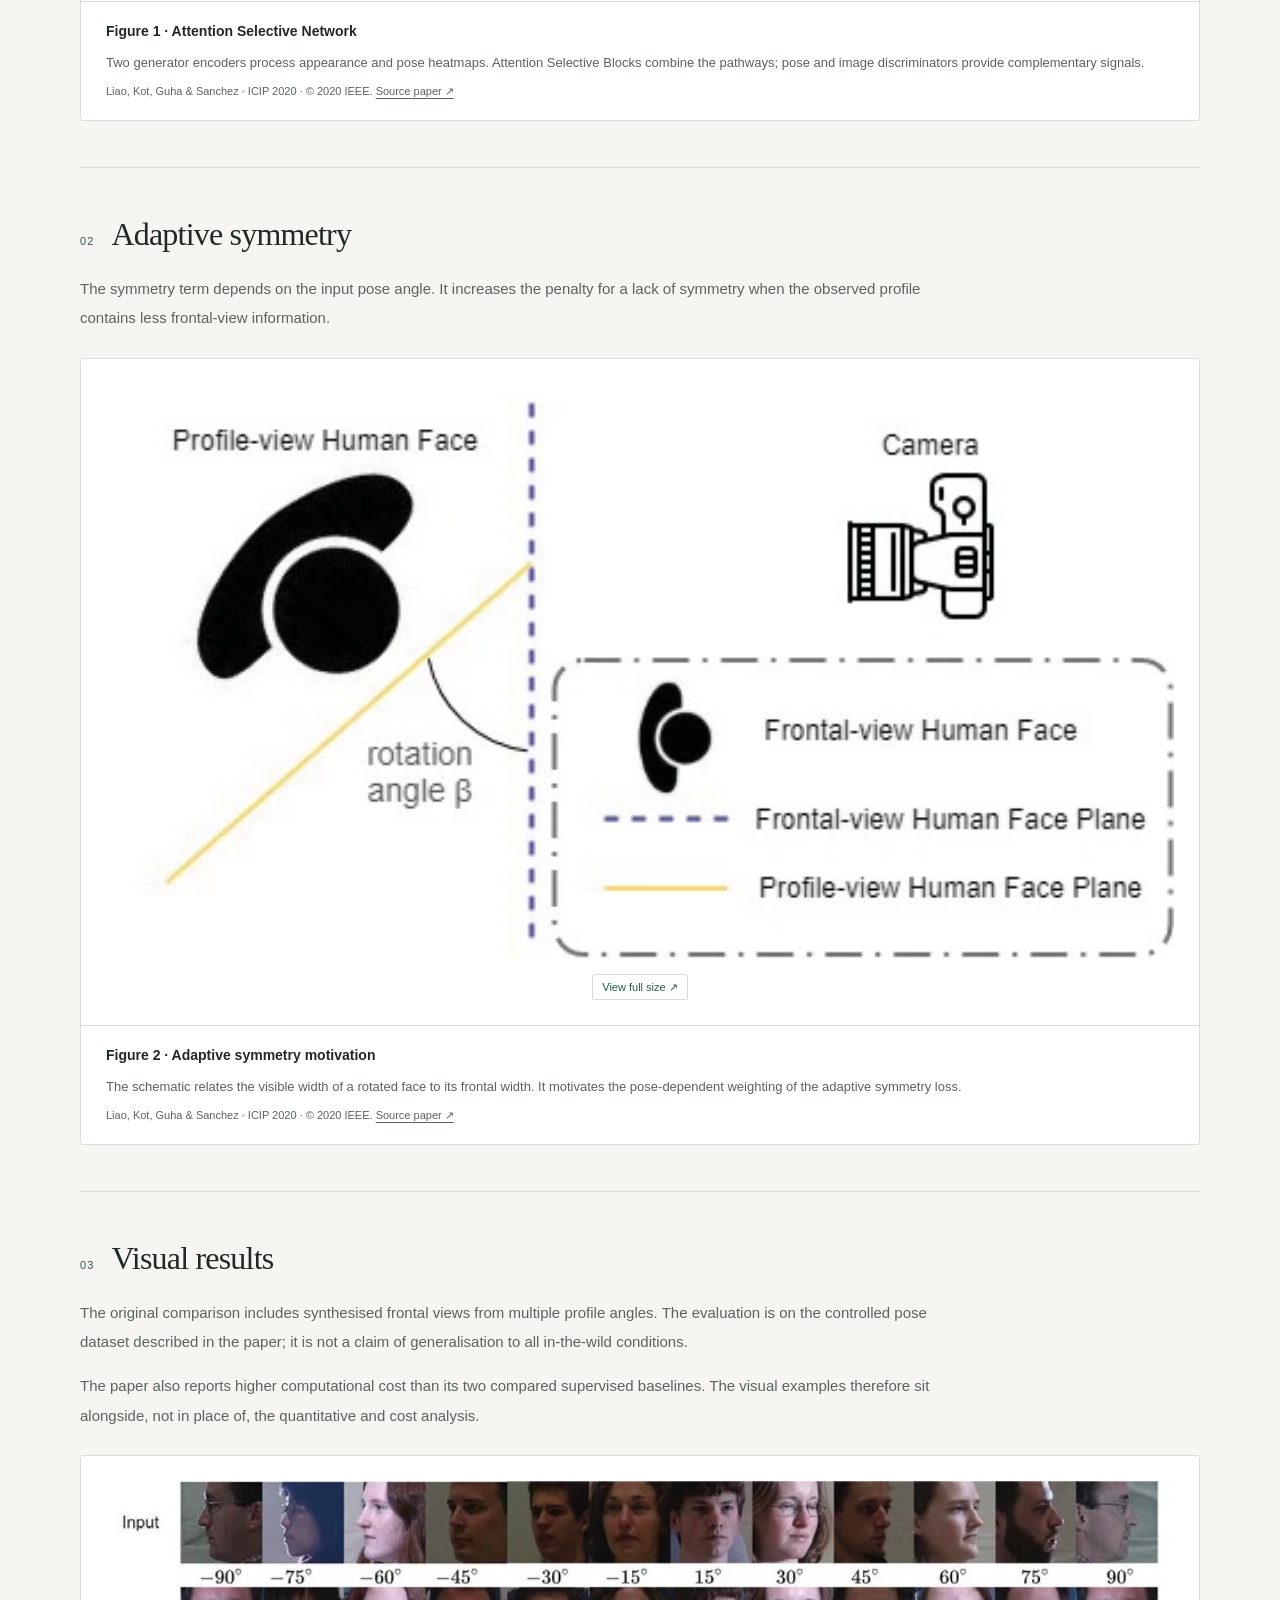
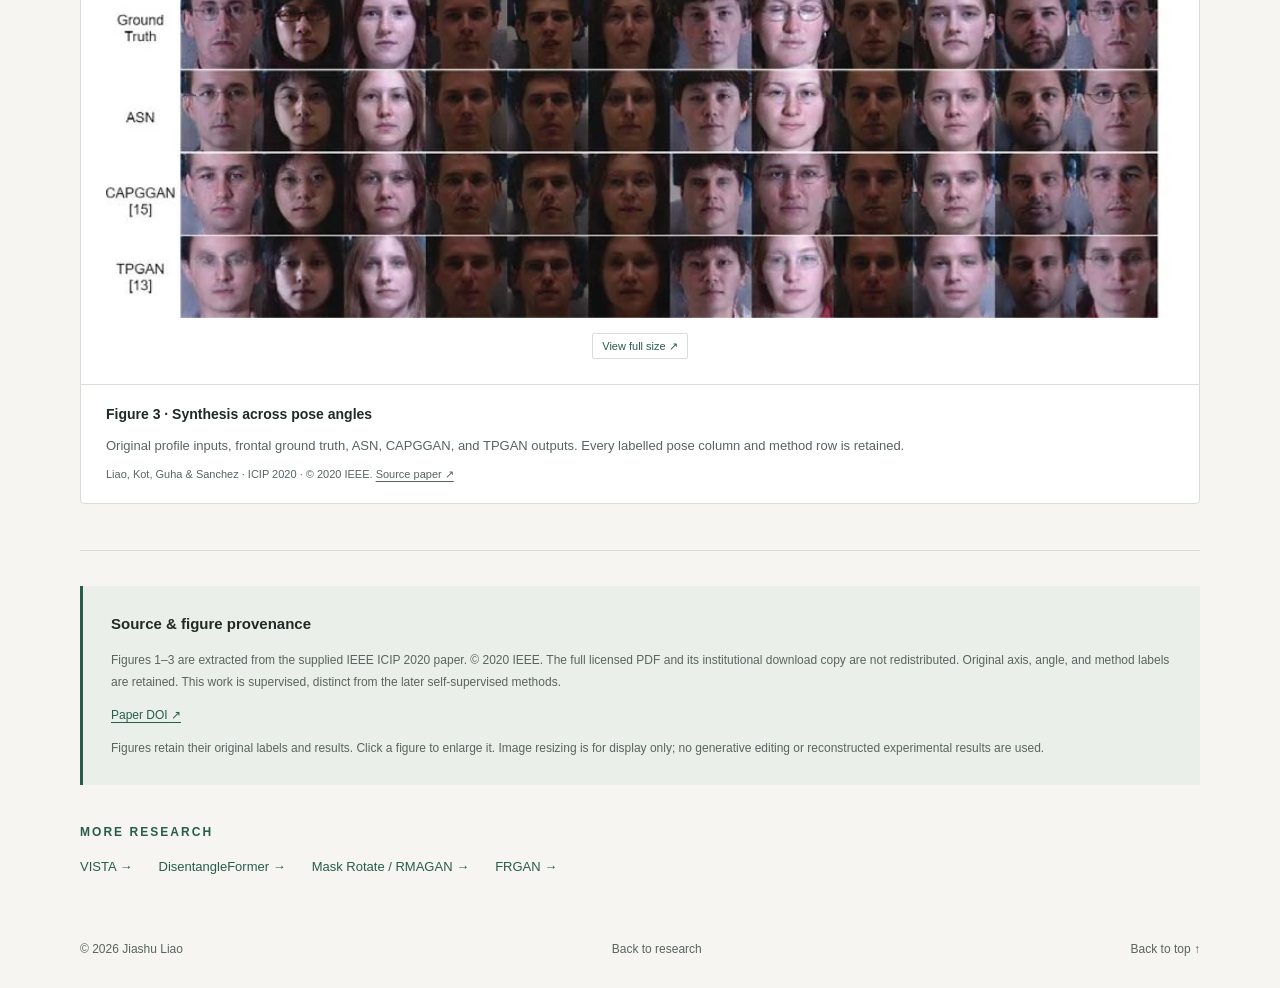
<file: research/asn.html>
<!doctype html>
<html lang="en" data-theme="light">
<head>
  <meta charset="utf-8">
  <meta name="viewport" content="width=device-width, initial-scale=1">
  <meta name="theme-color" content="#f6f5f1">
  <meta name="description" content="A supervised network combining face-image and landmark pathways with attention-selective blocks and adaptive symmetry.">
  <meta name="author" content="Jiashu Liao">
  <meta property="og:type" content="website">
  <meta property="og:title" content="Attention Selective Network | Jiashu Liao">
  <meta property="og:description" content="A supervised network combining face-image and landmark pathways with attention-selective blocks and adaptive symmetry.">
  <meta property="og:url" content="https://skyjiashu.github.io/research/asn.html">
  <meta name="twitter:card" content="summary">
  <link rel="canonical" href="https://skyjiashu.github.io/research/asn.html">
  <link rel="icon" type="image/svg+xml" href="../favicon.svg">
  <link rel="stylesheet" href="../styles.css?v=582c632a6f2b">
  <script src="../script.js?v=f366ba829de4" defer></script>
  <title>Attention Selective Network — Jiashu Liao</title>
  <link rel="stylesheet" href="../research.css?v=b857ee11c387">
  <script src="../gallery.js?v=cca5fe89e718" defer></script>
<link rel="stylesheet" href="../v4.css?v=276d914880b9">
</head>
<body class="paper-page">
  <a class="skip-link" href="#main">Skip to content</a>
  <header class="site-header">
    <div class="shell header-row">
      <a class="wordmark" href="../index.html#home" aria-label="Jiashu Liao, home">JL<span class="wordmark-dot">.</span><span class="wordmark-name">Jiashu Liao</span></a>
      <nav id="main-navigation" aria-label="Main navigation">
        <a href="../index.html#research">Research</a><a href="../index.html#engineering">Engineering</a><a href="../index.html#background">Background</a><a href="../cv.html">CV</a><a href="../index.html#contact">Contact</a>
      </nav>
      <div class="header-controls">
        <button id="theme-toggle" class="icon-button" type="button" aria-label="Switch to dark theme" aria-pressed="false" hidden>
          <svg viewBox="0 0 24 24" fill="none" stroke="currentColor" stroke-width="1.6" aria-hidden="true"><path d="M20.2 15.8A8.6 8.6 0 0 1 8.2 3.8 8.7 8.7 0 1 0 20.2 15.8Z"/></svg>
        </button>
        <button id="menu-toggle" class="icon-button menu-button" type="button" aria-controls="main-navigation" aria-expanded="false" aria-label="Open navigation" hidden><svg viewBox="0 0 24 24" fill="none" stroke="currentColor" stroke-width="1.6" aria-hidden="true"><path d="M4 7h16M4 12h16M4 17h16"/></svg></button>
      </div>
    </div>
  </header>
  <main id="main" class="shell">
    <nav class="breadcrumb" aria-label="Breadcrumb"><a href="../index.html#research">← Selected research</a><span aria-current="page">Attention Selective Network</span></nav>
    <header class="paper-intro" id="top"><p class="eyebrow">IEEE ICIP · 2020</p><h1>Attention Selective Network</h1><p class="paper-full-title">Attention Selective Network for Face Synthesis and Pose-Invariant Face Recognition</p><p class="paper-authors">Jiashu Liao, Alex Kot, Tanaya Guha, Victor Sanchez</p><div class="paper-status"><span>Published · First &amp; corresponding author</span><span>Supervised learning · Attention · Pose-invariant recognition</span></div><p class="paper-lead">ASN uses separate encoders for image appearance and pose-landmark heatmaps. Attention Selective Blocks fuse these signals, while an adaptive symmetry loss accounts for pose-dependent self-occlusion without forcing perfect symmetry in every case.</p><div class="paper-actions"><a href="https://doi.org/10.1109/ICIP40778.2020.9190677" target="_blank" rel="noopener noreferrer">Paper DOI <span aria-hidden="true">↗</span></a></div></header>
    <nav class="paper-toc" aria-label="On this page"><a href="#architecture">Architecture</a><a href="#symmetry">Adaptive symmetry</a><a href="#results">Visual results</a></nav>
    <section class="paper-section" id="architecture" aria-labelledby="heading-architecture"><div class="paper-section-heading"><span class="section-number">01</span><h2 id="heading-architecture">Architecture</h2></div><div class="section-body"><p>ASN combines a GAN with separate appearance and topology encoders, Attention Selective Blocks, and an identity feature extractor. It is trained with frontal-view ground truth.</p><figure class="research-figure " id="asn-network">
      <a class="figure-open" href="../assets/papers/asn-network.webp" data-figure data-caption="Figure 1 · Attention Selective Network. Two generator encoders process appearance and pose heatmaps. Attention Selective Blocks combine the pathways; pose and image discriminators provide complementary signals." target="_blank" rel="noopener noreferrer" aria-label="Enlarge: Figure 1 · Attention Selective Network">
        <img src="../assets/papers/asn-network-preview.webp" srcset="../assets/papers/asn-network-preview.webp 960w, ../assets/papers/asn-network.webp 1339w" sizes="(max-width: 540px) calc(100vw - 36px), (max-width: 1000px) calc(100vw - 60px), 1060px" referrerpolicy="no-referrer" width="960" height="558" alt="Original ASN architecture with separate appearance and heatmap encoders, attention-selective blocks, discriminators, and identity feature extractor." loading="lazy" decoding="async"><span class="expand-hint" aria-hidden="true">View full size ↗</span>
      </a><figcaption><strong>Figure 1 · Attention Selective Network</strong><span>Two generator encoders process appearance and pose heatmaps. Attention Selective Blocks combine the pathways; pose and image discriminators provide complementary signals.</span><small>Liao, Kot, Guha & Sanchez · ICIP 2020 · © 2020 IEEE. <a href="https://doi.org/10.1109/ICIP40778.2020.9190677" target="_blank" rel="noopener noreferrer">Source paper ↗</a></small></figcaption>
    </figure></div></section><section class="paper-section" id="symmetry" aria-labelledby="heading-symmetry"><div class="paper-section-heading"><span class="section-number">02</span><h2 id="heading-symmetry">Adaptive symmetry</h2></div><div class="section-body"><p>The symmetry term depends on the input pose angle. It increases the penalty for a lack of symmetry when the observed profile contains less frontal-view information.</p><figure class="research-figure " id="asn-symmetry">
      <a class="figure-open" href="../assets/papers/asn-symmetry.webp" data-figure data-caption="Figure 2 · Adaptive symmetry motivation. The schematic relates the visible width of a rotated face to its frontal width. It motivates the pose-dependent weighting of the adaptive symmetry loss." target="_blank" rel="noopener noreferrer" aria-label="Enlarge: Figure 2 · Adaptive symmetry motivation">
        <img src="../assets/papers/asn-symmetry-preview.webp" referrerpolicy="no-referrer" width="468" height="252" alt="Original geometric schematic illustrating face rotation, occlusion, the camera plane, and adaptive symmetry weighting." loading="lazy" decoding="async"><span class="expand-hint" aria-hidden="true">View full size ↗</span>
      </a><figcaption><strong>Figure 2 · Adaptive symmetry motivation</strong><span>The schematic relates the visible width of a rotated face to its frontal width. It motivates the pose-dependent weighting of the adaptive symmetry loss.</span><small>Liao, Kot, Guha & Sanchez · ICIP 2020 · © 2020 IEEE. <a href="https://doi.org/10.1109/ICIP40778.2020.9190677" target="_blank" rel="noopener noreferrer">Source paper ↗</a></small></figcaption>
    </figure></div></section><section class="paper-section" id="results" aria-labelledby="heading-results"><div class="paper-section-heading"><span class="section-number">03</span><h2 id="heading-results">Visual results</h2></div><div class="section-body"><p>The original comparison includes synthesised frontal views from multiple profile angles. The evaluation is on the controlled pose dataset described in the paper; it is not a claim of generalisation to all in-the-wild conditions.</p><p>The paper also reports higher computational cost than its two compared supervised baselines. The visual examples therefore sit alongside, not in place of, the quantitative and cost analysis.</p><figure class="research-figure " id="asn-results">
      <a class="figure-open" href="../assets/papers/asn-results.webp" data-figure data-caption="Figure 3 · Synthesis across pose angles. Original profile inputs, frontal ground truth, ASN, CAPGGAN, and TPGAN outputs. Every labelled pose column and method row is retained." target="_blank" rel="noopener noreferrer" aria-label="Enlarge: Figure 3 · Synthesis across pose angles">
        <img src="../assets/papers/asn-results-preview.webp" referrerpolicy="no-referrer" width="948" height="388" alt="Original pose-angle comparison grid showing inputs, ground truth, ASN, CAPGGAN, and TPGAN frontalization results." loading="lazy" decoding="async"><span class="expand-hint" aria-hidden="true">View full size ↗</span>
      </a><figcaption><strong>Figure 3 · Synthesis across pose angles</strong><span>Original profile inputs, frontal ground truth, ASN, CAPGGAN, and TPGAN outputs. Every labelled pose column and method row is retained.</span><small>Liao, Kot, Guha & Sanchez · ICIP 2020 · © 2020 IEEE. <a href="https://doi.org/10.1109/ICIP40778.2020.9190677" target="_blank" rel="noopener noreferrer">Source paper ↗</a></small></figcaption>
    </figure></div></section>
    <aside class="source-note"><h2>Source & figure provenance</h2><p>Figures 1–3 are extracted from the supplied IEEE ICIP 2020 paper. © 2020 IEEE. The full licensed PDF and its institutional download copy are not redistributed. Original axis, angle, and method labels are retained. This work is supervised, distinct from the later self-supervised methods.</p><p><a href="https://doi.org/10.1109/ICIP40778.2020.9190677" target="_blank" rel="noopener noreferrer">Paper DOI <span aria-hidden="true">↗</span></a></p><p>Figures retain their original labels and results. Click a figure to enlarge it. Image resizing is for display only; no generative editing or reconstructed experimental results are used.</p></aside>
    <nav class="related-work" aria-label="More research"><p class="eyebrow">MORE RESEARCH</p><div><a href="vista.html">VISTA <span aria-hidden="true">→</span></a><a href="disentangleformer.html">DisentangleFormer <span aria-hidden="true">→</span></a><a href="mask-rotate.html">Mask Rotate / RMAGAN <span aria-hidden="true">→</span></a><a href="frgan.html">FRGAN <span aria-hidden="true">→</span></a></div></nav>
  </main>
  <footer class="shell footer"><span>© <span id="year">2026</span> Jiashu Liao</span><a href="../index.html#research">Back to research</a><a href="#top">Back to top ↑</a></footer>
</body></html>
</file>
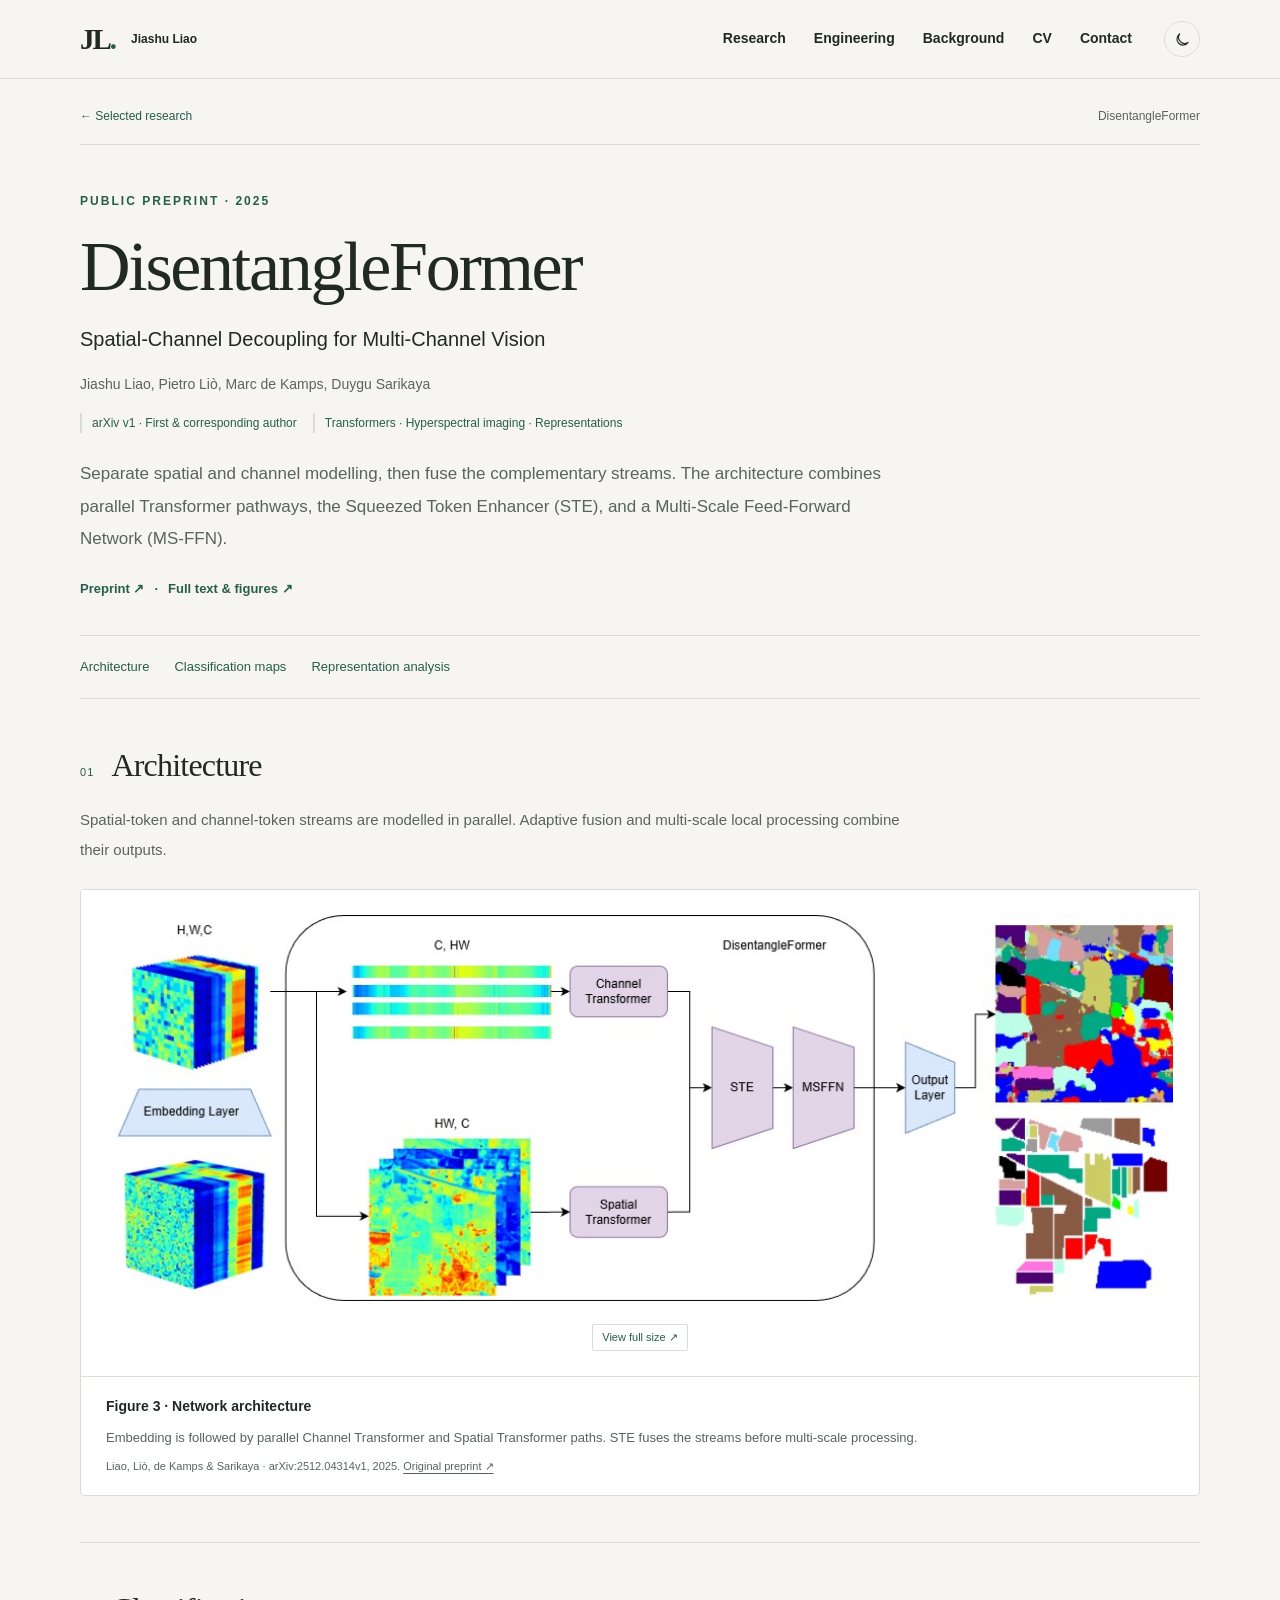
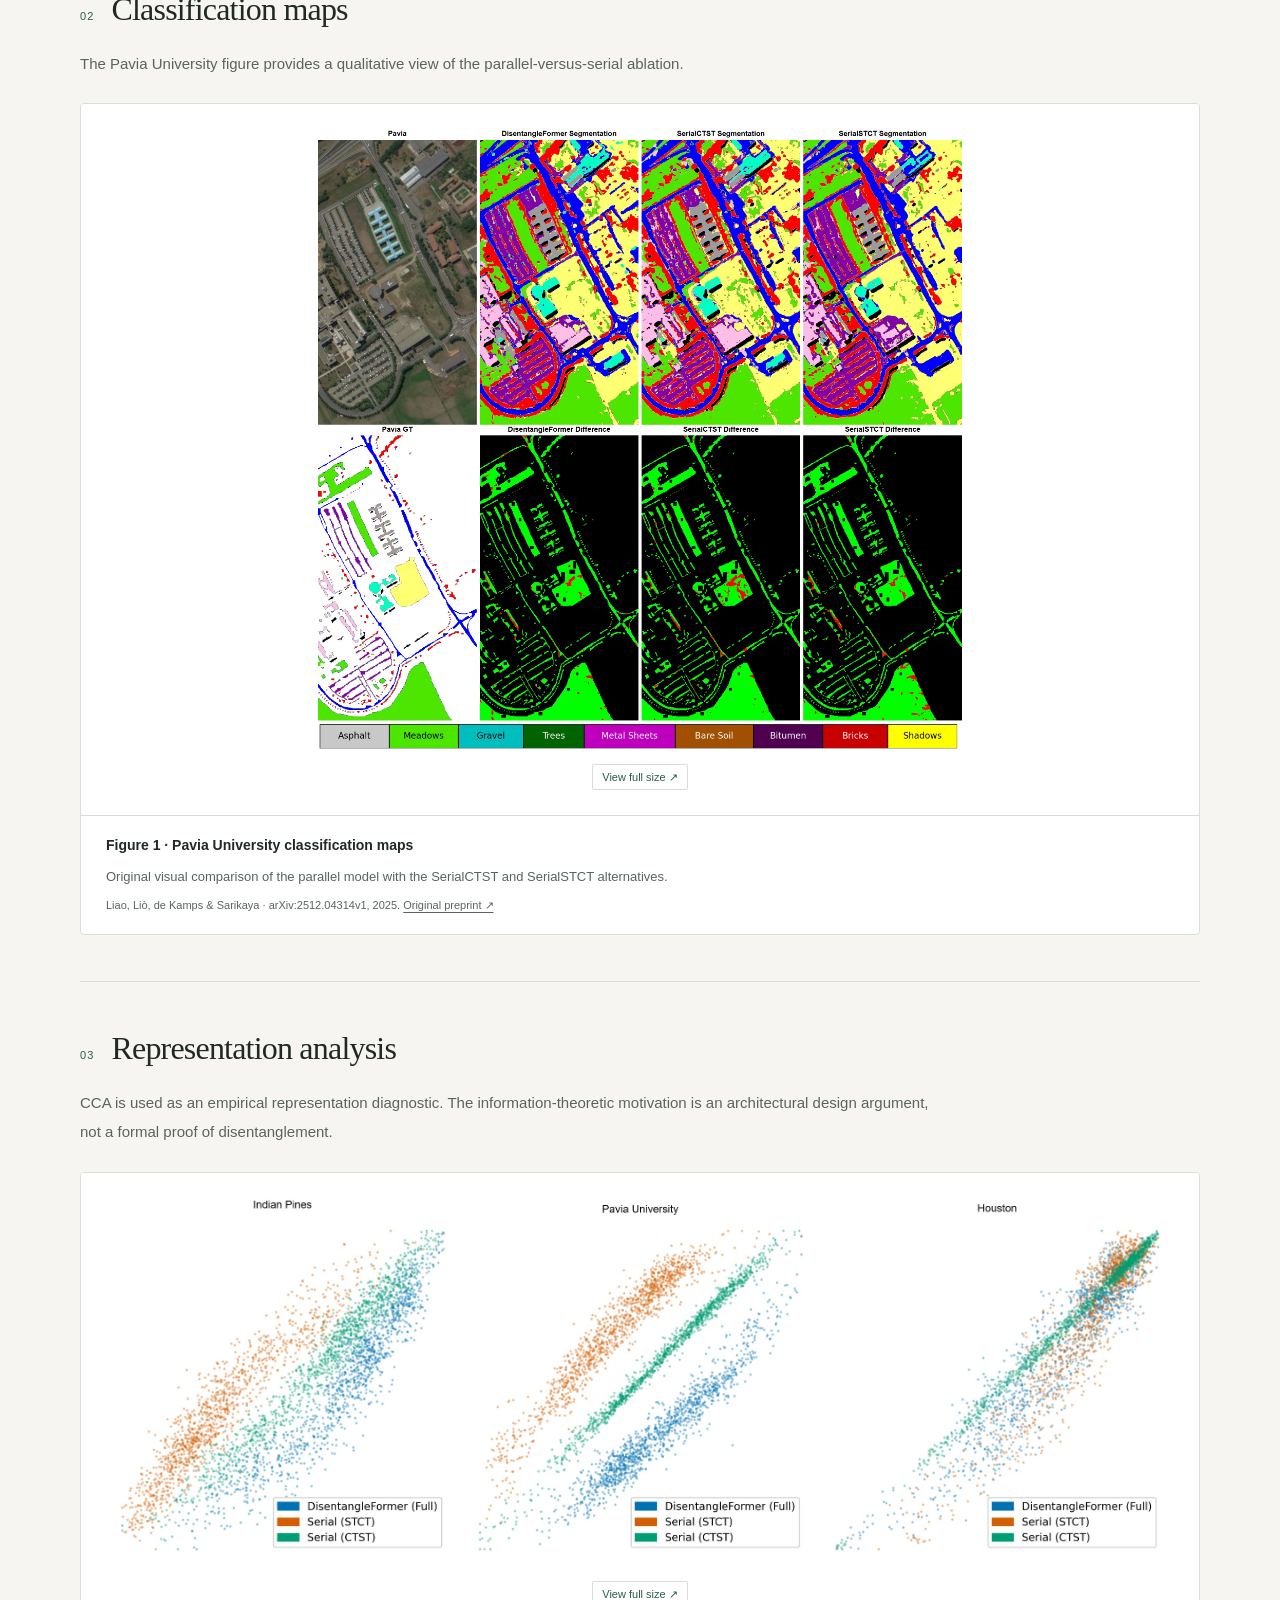
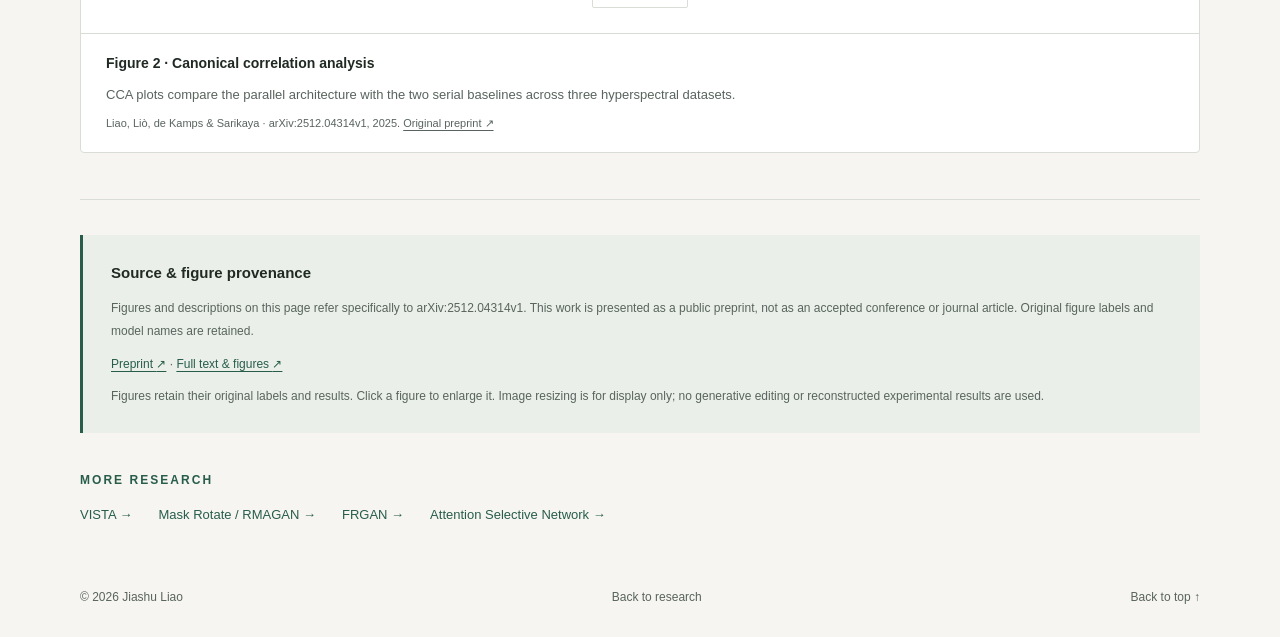
<file: research/disentangleformer.html>
<!doctype html>
<html lang="en" data-theme="light">
<head>
  <meta charset="utf-8">
  <meta name="viewport" content="width=device-width, initial-scale=1">
  <meta name="theme-color" content="#f6f5f1">
  <meta name="description" content="Parallel spatial-token and channel-token pathways for multi-channel imagery, with adaptive fusion and multi-scale processing.">
  <meta name="author" content="Jiashu Liao">
  <meta property="og:type" content="website">
  <meta property="og:title" content="DisentangleFormer | Jiashu Liao">
  <meta property="og:description" content="Parallel spatial-token and channel-token pathways for multi-channel imagery, with adaptive fusion and multi-scale processing.">
  <meta property="og:url" content="https://skyjiashu.github.io/research/disentangleformer.html">
  <meta name="twitter:card" content="summary">
  <link rel="canonical" href="https://skyjiashu.github.io/research/disentangleformer.html">
  <link rel="icon" type="image/svg+xml" href="../favicon.svg">
  <link rel="stylesheet" href="../styles.css?v=582c632a6f2b">
  <script src="../script.js?v=f366ba829de4" defer></script>
  <title>DisentangleFormer — Jiashu Liao</title>
  <link rel="stylesheet" href="../research.css?v=b857ee11c387">
  <script src="../gallery.js?v=cca5fe89e718" defer></script>
<link rel="stylesheet" href="../v4.css?v=276d914880b9">
</head>
<body class="paper-page">
  <a class="skip-link" href="#main">Skip to content</a>
  <header class="site-header">
    <div class="shell header-row">
      <a class="wordmark" href="../index.html#home" aria-label="Jiashu Liao, home">JL<span class="wordmark-dot">.</span><span class="wordmark-name">Jiashu Liao</span></a>
      <nav id="main-navigation" aria-label="Main navigation">
        <a href="../index.html#research">Research</a><a href="../index.html#engineering">Engineering</a><a href="../index.html#background">Background</a><a href="../cv.html">CV</a><a href="../index.html#contact">Contact</a>
      </nav>
      <div class="header-controls">
        <button id="theme-toggle" class="icon-button" type="button" aria-label="Switch to dark theme" aria-pressed="false" hidden>
          <svg viewBox="0 0 24 24" fill="none" stroke="currentColor" stroke-width="1.6" aria-hidden="true"><path d="M20.2 15.8A8.6 8.6 0 0 1 8.2 3.8 8.7 8.7 0 1 0 20.2 15.8Z"/></svg>
        </button>
        <button id="menu-toggle" class="icon-button menu-button" type="button" aria-controls="main-navigation" aria-expanded="false" aria-label="Open navigation" hidden><svg viewBox="0 0 24 24" fill="none" stroke="currentColor" stroke-width="1.6" aria-hidden="true"><path d="M4 7h16M4 12h16M4 17h16"/></svg></button>
      </div>
    </div>
  </header>
  <main id="main" class="shell">
    <nav class="breadcrumb" aria-label="Breadcrumb"><a href="../index.html#research">← Selected research</a><span aria-current="page">DisentangleFormer</span></nav>
    <header class="paper-intro" id="top"><p class="eyebrow">PUBLIC PREPRINT · 2025</p><h1>DisentangleFormer</h1><p class="paper-full-title">Spatial-Channel Decoupling for Multi-Channel Vision</p><p class="paper-authors">Jiashu Liao, Pietro Liò, Marc de Kamps, Duygu Sarikaya</p><div class="paper-status"><span>arXiv v1 · First &amp; corresponding author</span><span>Transformers · Hyperspectral imaging · Representations</span></div><p class="paper-lead">Separate spatial and channel modelling, then fuse the complementary streams. The architecture combines parallel Transformer pathways, the Squeezed Token Enhancer (STE), and a Multi-Scale Feed-Forward Network (MS-FFN).</p><div class="paper-actions"><a href="https://arxiv.org/abs/2512.04314" target="_blank" rel="noopener noreferrer">Preprint <span aria-hidden="true">↗</span></a> · <a href="https://arxiv.org/html/2512.04314v1" target="_blank" rel="noopener noreferrer">Full text & figures <span aria-hidden="true">↗</span></a></div></header>
    <nav class="paper-toc" aria-label="On this page"><a href="#architecture">Architecture</a><a href="#maps">Classification maps</a><a href="#representations">Representation analysis</a></nav>
    <section class="paper-section" id="architecture" aria-labelledby="heading-architecture"><div class="paper-section-heading"><span class="section-number">01</span><h2 id="heading-architecture">Architecture</h2></div><div class="section-body"><p>Spatial-token and channel-token streams are modelled in parallel. Adaptive fusion and multi-scale local processing combine their outputs.</p><figure class="research-figure " id="df-architecture">
      <a class="figure-open" href="../assets/papers/df-architecture.jpg" data-figure data-caption="Figure 3 · Network architecture. Embedding is followed by parallel Channel Transformer and Spatial Transformer paths. STE fuses the streams before multi-scale processing." target="_blank" rel="noopener noreferrer" aria-label="Enlarge: Figure 3 · Network architecture">
        <img src="../assets/papers/df-architecture.jpg" referrerpolicy="no-referrer" width="1053" height="389" alt="Original DisentangleFormer architecture with parallel channel and spatial Transformer streams, STE, and MS-FFN." loading="lazy" decoding="async"><span class="expand-hint" aria-hidden="true">View full size ↗</span>
      </a><figcaption><strong>Figure 3 · Network architecture</strong><span>Embedding is followed by parallel Channel Transformer and Spatial Transformer paths. STE fuses the streams before multi-scale processing.</span><small>Liao, Liò, de Kamps & Sarikaya · arXiv:2512.04314v1, 2025. <a href="https://arxiv.org/html/2512.04314v1" target="_blank" rel="noopener noreferrer">Original preprint ↗</a></small></figcaption>
    </figure></div></section><section class="paper-section" id="maps" aria-labelledby="heading-maps"><div class="paper-section-heading"><span class="section-number">02</span><h2 id="heading-maps">Classification maps</h2></div><div class="section-body"><p>The Pavia University figure provides a qualitative view of the parallel-versus-serial ablation.</p><figure class="research-figure " id="df-pavia">
      <a class="figure-open" href="../assets/papers/df-pavia.jpg" data-figure data-caption="Figure 1 · Pavia University classification maps. Original visual comparison of the parallel model with the SerialCTST and SerialSTCT alternatives." target="_blank" rel="noopener noreferrer" aria-label="Enlarge: Figure 1 · Pavia University classification maps">
        <img src="../assets/papers/df-pavia.jpg" referrerpolicy="no-referrer" width="2508" height="2411" alt="Original Pavia University classification-map comparison from DisentangleFormer Figure 1." loading="lazy" decoding="async"><span class="expand-hint" aria-hidden="true">View full size ↗</span>
      </a><figcaption><strong>Figure 1 · Pavia University classification maps</strong><span>Original visual comparison of the parallel model with the SerialCTST and SerialSTCT alternatives.</span><small>Liao, Liò, de Kamps & Sarikaya · arXiv:2512.04314v1, 2025. <a href="https://arxiv.org/html/2512.04314v1" target="_blank" rel="noopener noreferrer">Original preprint ↗</a></small></figcaption>
    </figure></div></section><section class="paper-section" id="representations" aria-labelledby="heading-representations"><div class="paper-section-heading"><span class="section-number">03</span><h2 id="heading-representations">Representation analysis</h2></div><div class="section-body"><p>CCA is used as an empirical representation diagnostic. The information-theoretic motivation is an architectural design argument, not a formal proof of disentanglement.</p><figure class="research-figure " id="df-cca">
      <a class="figure-open" href="../assets/papers/df-cca.jpg" data-figure data-caption="Figure 2 · Canonical correlation analysis. CCA plots compare the parallel architecture with the two serial baselines across three hyperspectral datasets." target="_blank" rel="noopener noreferrer" aria-label="Enlarge: Figure 2 · Canonical correlation analysis">
        <img src="../assets/papers/df-cca.jpg" referrerpolicy="no-referrer" width="2403" height="830" alt="Original canonical-correlation scatter plots for DisentangleFormer and two serial baselines." loading="lazy" decoding="async"><span class="expand-hint" aria-hidden="true">View full size ↗</span>
      </a><figcaption><strong>Figure 2 · Canonical correlation analysis</strong><span>CCA plots compare the parallel architecture with the two serial baselines across three hyperspectral datasets.</span><small>Liao, Liò, de Kamps & Sarikaya · arXiv:2512.04314v1, 2025. <a href="https://arxiv.org/html/2512.04314v1" target="_blank" rel="noopener noreferrer">Original preprint ↗</a></small></figcaption>
    </figure></div></section>
    <aside class="source-note"><h2>Source & figure provenance</h2><p>Figures and descriptions on this page refer specifically to arXiv:2512.04314v1. This work is presented as a public preprint, not as an accepted conference or journal article. Original figure labels and model names are retained.</p><p><a href="https://arxiv.org/abs/2512.04314" target="_blank" rel="noopener noreferrer">Preprint <span aria-hidden="true">↗</span></a> · <a href="https://arxiv.org/html/2512.04314v1" target="_blank" rel="noopener noreferrer">Full text & figures <span aria-hidden="true">↗</span></a></p><p>Figures retain their original labels and results. Click a figure to enlarge it. Image resizing is for display only; no generative editing or reconstructed experimental results are used.</p></aside>
    <nav class="related-work" aria-label="More research"><p class="eyebrow">MORE RESEARCH</p><div><a href="vista.html">VISTA <span aria-hidden="true">→</span></a><a href="mask-rotate.html">Mask Rotate / RMAGAN <span aria-hidden="true">→</span></a><a href="frgan.html">FRGAN <span aria-hidden="true">→</span></a><a href="asn.html">Attention Selective Network <span aria-hidden="true">→</span></a></div></nav>
  </main>
  <footer class="shell footer"><span>© <span id="year">2026</span> Jiashu Liao</span><a href="../index.html#research">Back to research</a><a href="#top">Back to top ↑</a></footer>
</body></html>
</file>
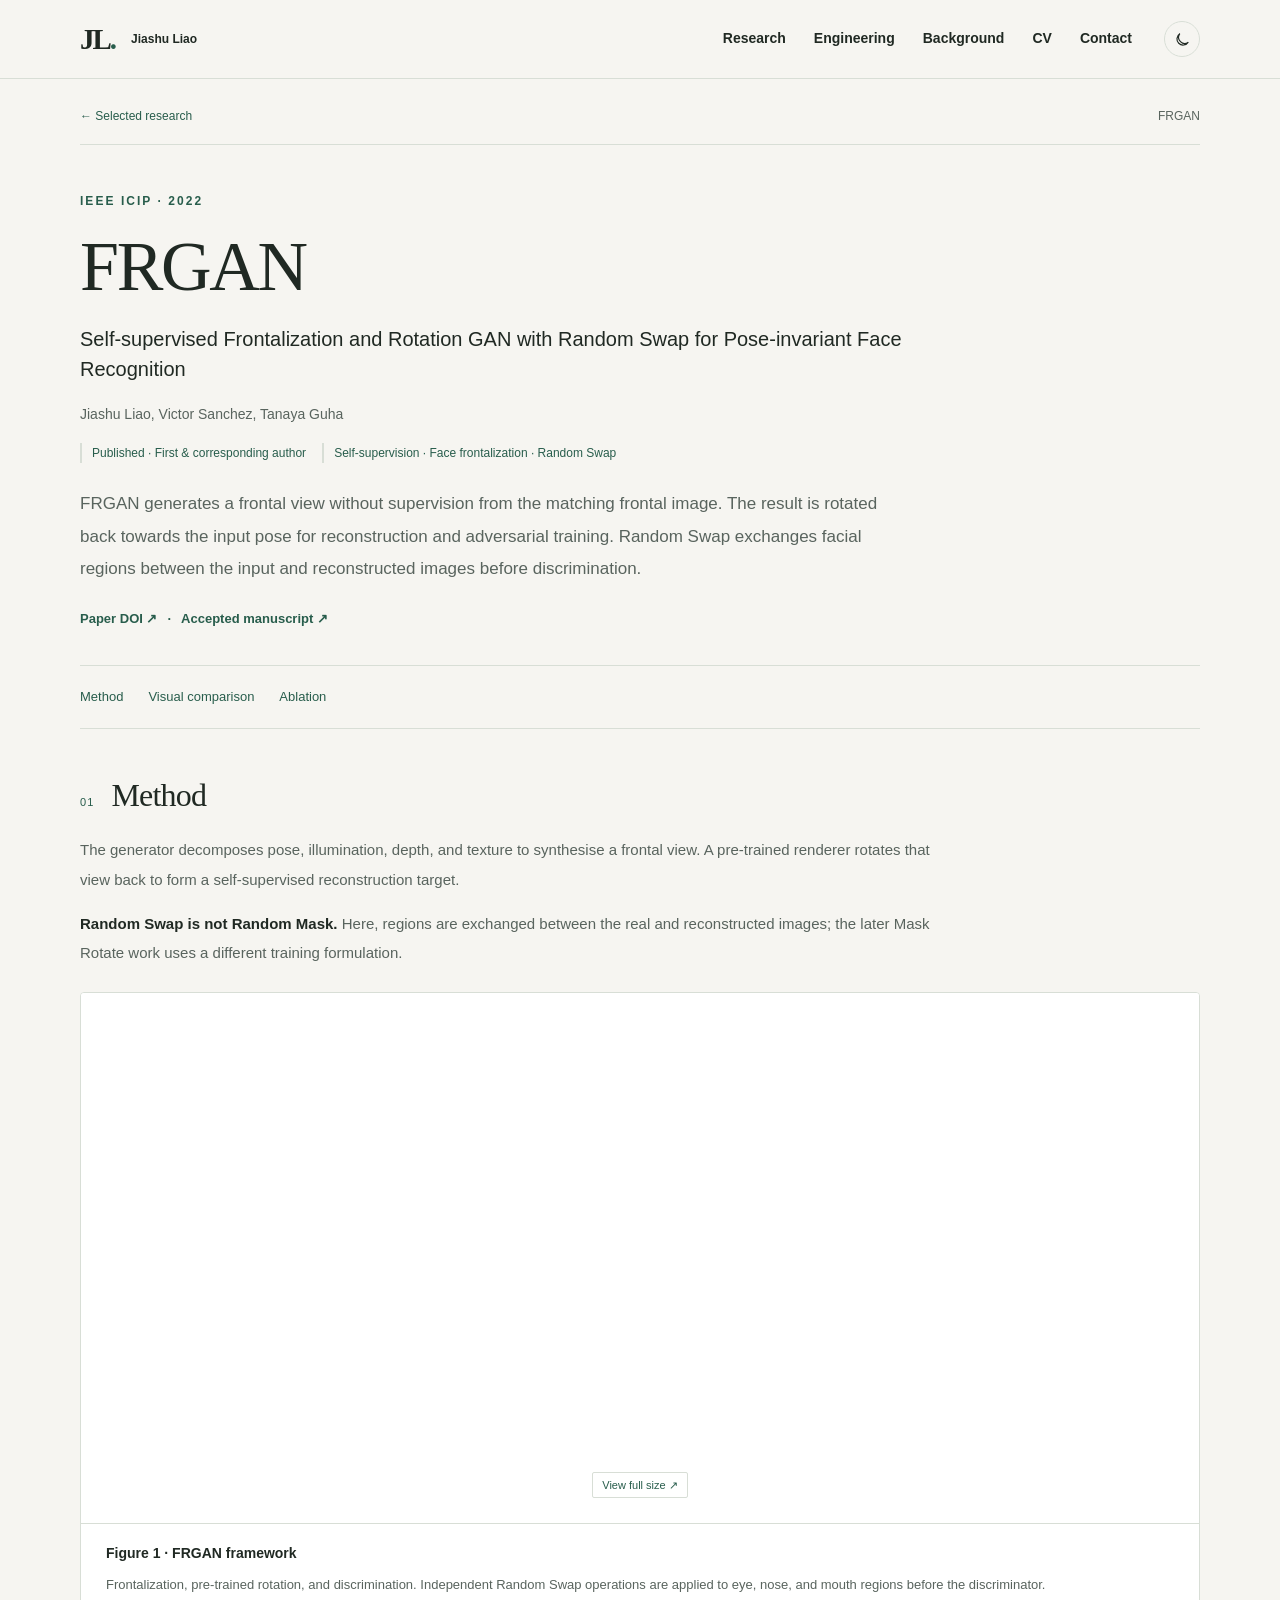
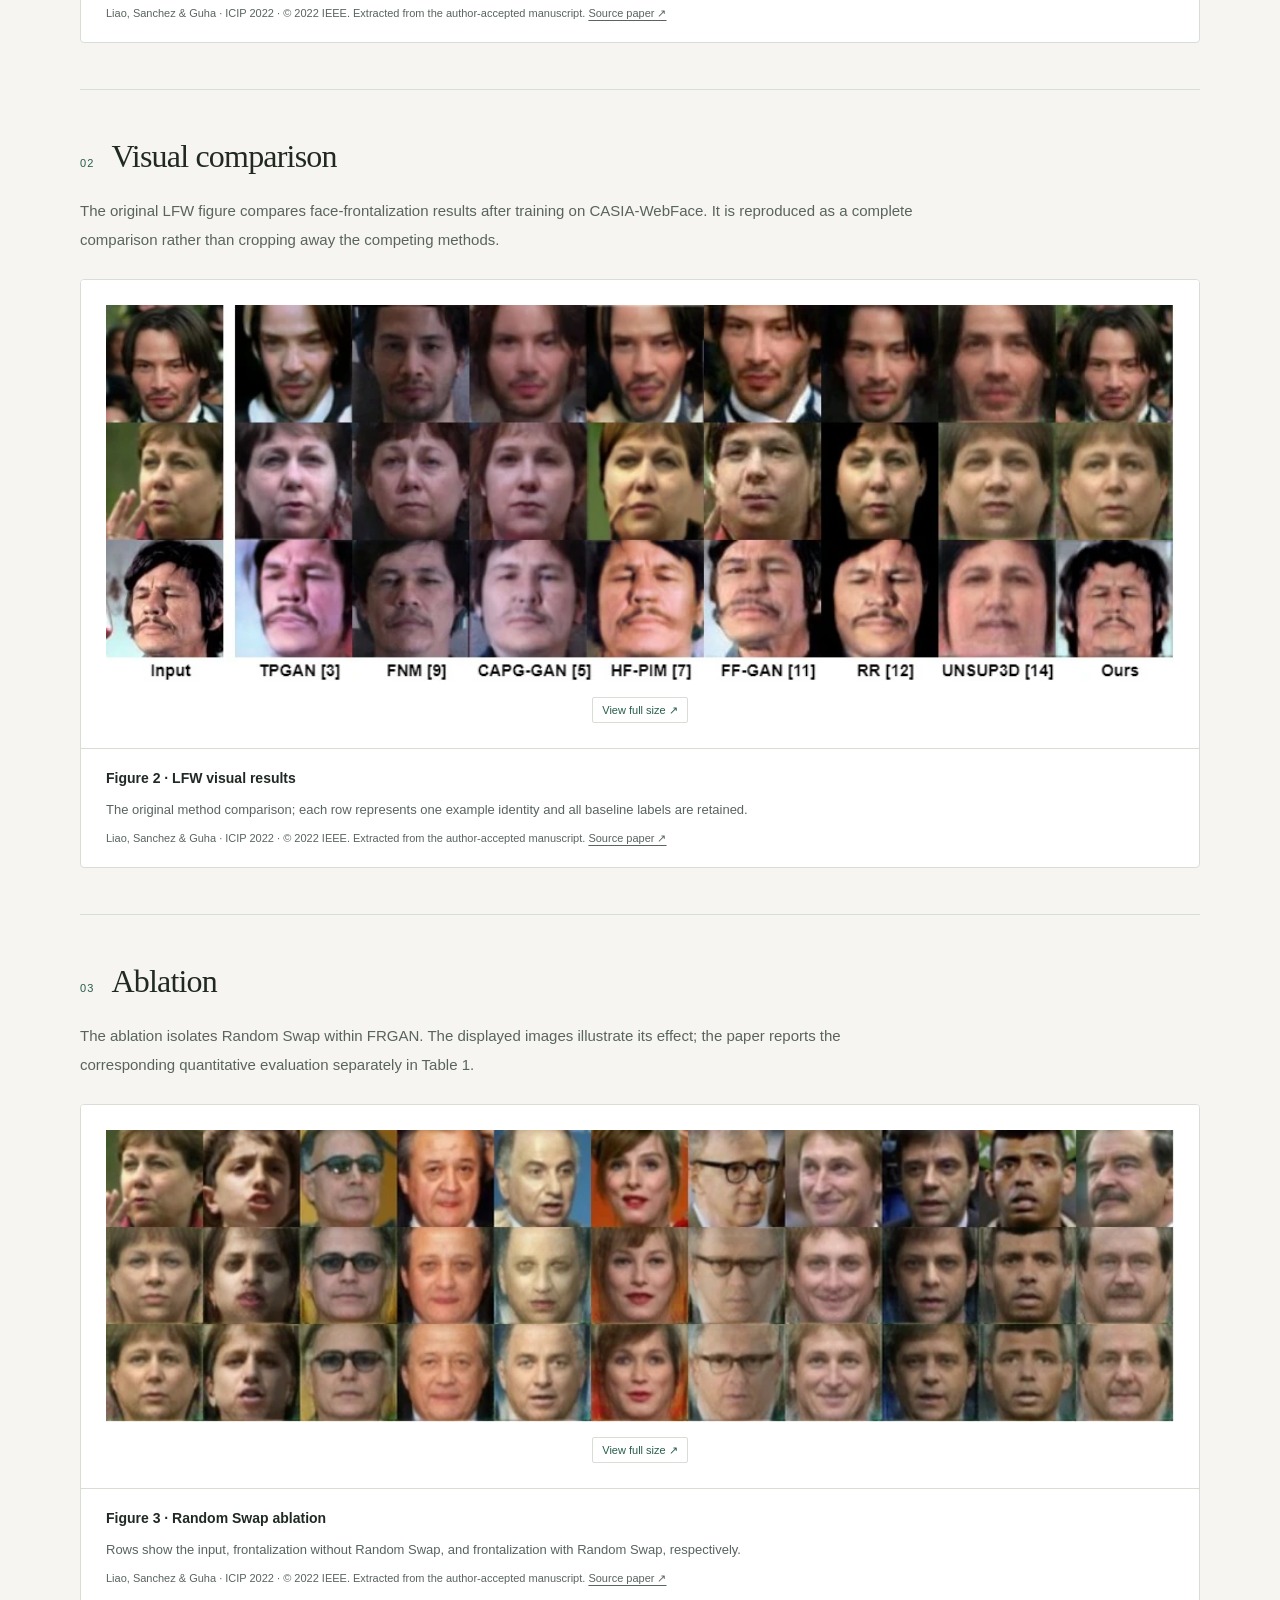
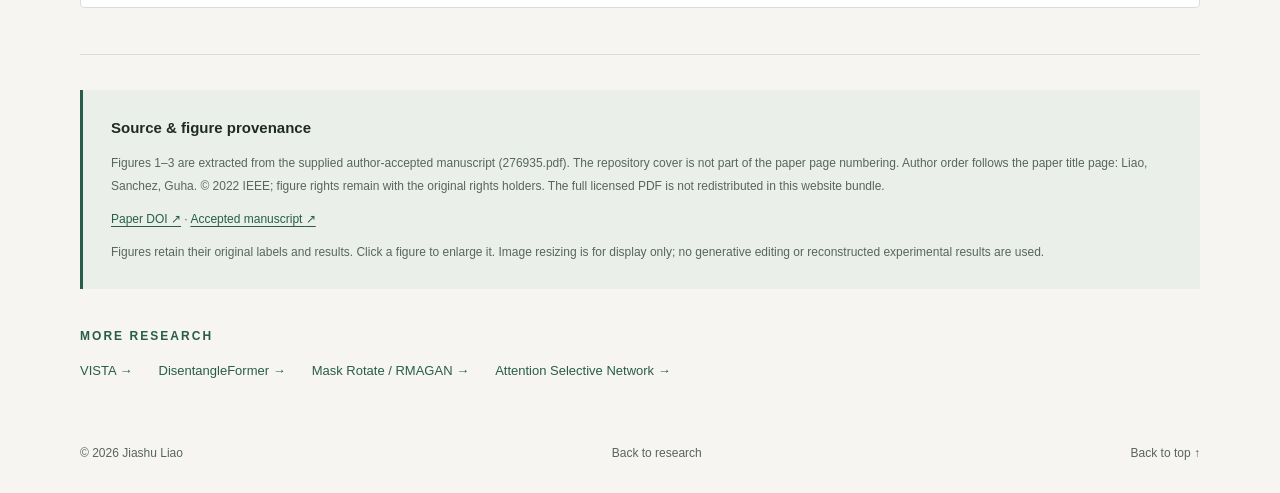
<file: research/frgan.html>
<!doctype html>
<html lang="en" data-theme="light">
<head>
  <meta charset="utf-8">
  <meta name="viewport" content="width=device-width, initial-scale=1">
  <meta name="theme-color" content="#f6f5f1">
  <meta name="description" content="Self-supervised frontalization with a rotate-back objective and parameter-free Random Swap augmentation.">
  <meta name="author" content="Jiashu Liao">
  <meta property="og:type" content="website">
  <meta property="og:title" content="FRGAN | Jiashu Liao">
  <meta property="og:description" content="Self-supervised frontalization with a rotate-back objective and parameter-free Random Swap augmentation.">
  <meta property="og:url" content="https://skyjiashu.github.io/research/frgan.html">
  <meta name="twitter:card" content="summary">
  <link rel="canonical" href="https://skyjiashu.github.io/research/frgan.html">
  <link rel="icon" type="image/svg+xml" href="../favicon.svg">
  <link rel="stylesheet" href="../styles.css?v=582c632a6f2b">
  <script src="../script.js?v=f366ba829de4" defer></script>
  <title>FRGAN — Jiashu Liao</title>
  <link rel="stylesheet" href="../research.css?v=b857ee11c387">
  <script src="../gallery.js?v=cca5fe89e718" defer></script>
<link rel="stylesheet" href="../v4.css?v=276d914880b9">
</head>
<body class="paper-page">
  <a class="skip-link" href="#main">Skip to content</a>
  <header class="site-header">
    <div class="shell header-row">
      <a class="wordmark" href="../index.html#home" aria-label="Jiashu Liao, home">JL<span class="wordmark-dot">.</span><span class="wordmark-name">Jiashu Liao</span></a>
      <nav id="main-navigation" aria-label="Main navigation">
        <a href="../index.html#research">Research</a><a href="../index.html#engineering">Engineering</a><a href="../index.html#background">Background</a><a href="../cv.html">CV</a><a href="../index.html#contact">Contact</a>
      </nav>
      <div class="header-controls">
        <button id="theme-toggle" class="icon-button" type="button" aria-label="Switch to dark theme" aria-pressed="false" hidden>
          <svg viewBox="0 0 24 24" fill="none" stroke="currentColor" stroke-width="1.6" aria-hidden="true"><path d="M20.2 15.8A8.6 8.6 0 0 1 8.2 3.8 8.7 8.7 0 1 0 20.2 15.8Z"/></svg>
        </button>
        <button id="menu-toggle" class="icon-button menu-button" type="button" aria-controls="main-navigation" aria-expanded="false" aria-label="Open navigation" hidden><svg viewBox="0 0 24 24" fill="none" stroke="currentColor" stroke-width="1.6" aria-hidden="true"><path d="M4 7h16M4 12h16M4 17h16"/></svg></button>
      </div>
    </div>
  </header>
  <main id="main" class="shell">
    <nav class="breadcrumb" aria-label="Breadcrumb"><a href="../index.html#research">← Selected research</a><span aria-current="page">FRGAN</span></nav>
    <header class="paper-intro" id="top"><p class="eyebrow">IEEE ICIP · 2022</p><h1>FRGAN</h1><p class="paper-full-title">Self-supervised Frontalization and Rotation GAN with Random Swap for Pose-invariant Face Recognition</p><p class="paper-authors">Jiashu Liao, Victor Sanchez, Tanaya Guha</p><div class="paper-status"><span>Published · First &amp; corresponding author</span><span>Self-supervision · Face frontalization · Random Swap</span></div><p class="paper-lead">FRGAN generates a frontal view without supervision from the matching frontal image. The result is rotated back towards the input pose for reconstruction and adversarial training. Random Swap exchanges facial regions between the input and reconstructed images before discrimination.</p><div class="paper-actions"><a href="https://doi.org/10.1109/ICIP46576.2022.9897944" target="_blank" rel="noopener noreferrer">Paper DOI <span aria-hidden="true">↗</span></a> · <a href="https://eprints.gla.ac.uk/276935/" target="_blank" rel="noopener noreferrer">Accepted manuscript <span aria-hidden="true">↗</span></a></div></header>
    <nav class="paper-toc" aria-label="On this page"><a href="#method">Method</a><a href="#results">Visual comparison</a><a href="#ablation">Ablation</a></nav>
    <section class="paper-section" id="method" aria-labelledby="heading-method"><div class="paper-section-heading"><span class="section-number">01</span><h2 id="heading-method">Method</h2></div><div class="section-body"><p>The generator decomposes pose, illumination, depth, and texture to synthesise a frontal view. A pre-trained renderer rotates that view back to form a self-supervised reconstruction target.</p><p><strong>Random Swap is not Random Mask.</strong> Here, regions are exchanged between the real and reconstructed images; the later Mask Rotate work uses a different training formulation.</p><figure class="research-figure " id="frgan-framework">
      <a class="figure-open" href="../assets/papers/frgan-framework.webp" data-figure data-caption="Figure 1 · FRGAN framework. Frontalization, pre-trained rotation, and discrimination. Independent Random Swap operations are applied to eye, nose, and mouth regions before the discriminator." target="_blank" rel="noopener noreferrer" aria-label="Enlarge: Figure 1 · FRGAN framework">
        <img src="../assets/papers/frgan-framework-preview.webp" srcset="../assets/papers/frgan-framework-preview.webp 960w, ../assets/papers/frgan-framework.webp 1371w" sizes="(max-width: 540px) calc(100vw - 36px), (max-width: 1000px) calc(100vw - 60px), 1060px" referrerpolicy="no-referrer" width="960" height="394" alt="Original FRGAN block diagram showing the generator, pre-trained renderer, reconstruction loss, Random Swap, and discriminator." loading="lazy" decoding="async"><span class="expand-hint" aria-hidden="true">View full size ↗</span>
      </a><figcaption><strong>Figure 1 · FRGAN framework</strong><span>Frontalization, pre-trained rotation, and discrimination. Independent Random Swap operations are applied to eye, nose, and mouth regions before the discriminator.</span><small>Liao, Sanchez & Guha · ICIP 2022 · © 2022 IEEE. Extracted from the author-accepted manuscript. <a href="https://doi.org/10.1109/ICIP46576.2022.9897944" target="_blank" rel="noopener noreferrer">Source paper ↗</a></small></figcaption>
    </figure></div></section><section class="paper-section" id="results" aria-labelledby="heading-results"><div class="paper-section-heading"><span class="section-number">02</span><h2 id="heading-results">Visual comparison</h2></div><div class="section-body"><p>The original LFW figure compares face-frontalization results after training on CASIA-WebFace. It is reproduced as a complete comparison rather than cropping away the competing methods.</p><figure class="research-figure " id="frgan-lfw">
      <a class="figure-open" href="../assets/papers/frgan-lfw.webp" data-figure data-caption="Figure 2 · LFW visual results. The original method comparison; each row represents one example identity and all baseline labels are retained." target="_blank" rel="noopener noreferrer" aria-label="Enlarge: Figure 2 · LFW visual results">
        <img src="../assets/papers/frgan-lfw-preview.webp" referrerpolicy="no-referrer" width="911" height="321" alt="Original LFW comparison of input, labelled baseline methods, and FRGAN output." loading="lazy" decoding="async"><span class="expand-hint" aria-hidden="true">View full size ↗</span>
      </a><figcaption><strong>Figure 2 · LFW visual results</strong><span>The original method comparison; each row represents one example identity and all baseline labels are retained.</span><small>Liao, Sanchez & Guha · ICIP 2022 · © 2022 IEEE. Extracted from the author-accepted manuscript. <a href="https://doi.org/10.1109/ICIP46576.2022.9897944" target="_blank" rel="noopener noreferrer">Source paper ↗</a></small></figcaption>
    </figure></div></section><section class="paper-section" id="ablation" aria-labelledby="heading-ablation"><div class="paper-section-heading"><span class="section-number">03</span><h2 id="heading-ablation">Ablation</h2></div><div class="section-body"><p>The ablation isolates Random Swap within FRGAN. The displayed images illustrate its effect; the paper reports the corresponding quantitative evaluation separately in Table 1.</p><figure class="research-figure " id="frgan-ablation">
      <a class="figure-open" href="../assets/papers/frgan-ablation.webp" data-figure data-caption="Figure 3 · Random Swap ablation. Rows show the input, frontalization without Random Swap, and frontalization with Random Swap, respectively." target="_blank" rel="noopener noreferrer" aria-label="Enlarge: Figure 3 · Random Swap ablation">
        <img src="../assets/papers/frgan-ablation-preview.webp" srcset="../assets/papers/frgan-ablation-preview.webp 960w, ../assets/papers/frgan-ablation.webp 1101w" sizes="(max-width: 540px) calc(100vw - 36px), (max-width: 1000px) calc(100vw - 60px), 1060px" referrerpolicy="no-referrer" width="960" height="262" alt="Original three-row LFW Random Swap ablation with input and without/with Random Swap results." loading="lazy" decoding="async"><span class="expand-hint" aria-hidden="true">View full size ↗</span>
      </a><figcaption><strong>Figure 3 · Random Swap ablation</strong><span>Rows show the input, frontalization without Random Swap, and frontalization with Random Swap, respectively.</span><small>Liao, Sanchez & Guha · ICIP 2022 · © 2022 IEEE. Extracted from the author-accepted manuscript. <a href="https://doi.org/10.1109/ICIP46576.2022.9897944" target="_blank" rel="noopener noreferrer">Source paper ↗</a></small></figcaption>
    </figure></div></section>
    <aside class="source-note"><h2>Source & figure provenance</h2><p>Figures 1–3 are extracted from the supplied author-accepted manuscript (276935.pdf). The repository cover is not part of the paper page numbering. Author order follows the paper title page: Liao, Sanchez, Guha. © 2022 IEEE; figure rights remain with the original rights holders. The full licensed PDF is not redistributed in this website bundle.</p><p><a href="https://doi.org/10.1109/ICIP46576.2022.9897944" target="_blank" rel="noopener noreferrer">Paper DOI <span aria-hidden="true">↗</span></a> · <a href="https://eprints.gla.ac.uk/276935/" target="_blank" rel="noopener noreferrer">Accepted manuscript <span aria-hidden="true">↗</span></a></p><p>Figures retain their original labels and results. Click a figure to enlarge it. Image resizing is for display only; no generative editing or reconstructed experimental results are used.</p></aside>
    <nav class="related-work" aria-label="More research"><p class="eyebrow">MORE RESEARCH</p><div><a href="vista.html">VISTA <span aria-hidden="true">→</span></a><a href="disentangleformer.html">DisentangleFormer <span aria-hidden="true">→</span></a><a href="mask-rotate.html">Mask Rotate / RMAGAN <span aria-hidden="true">→</span></a><a href="asn.html">Attention Selective Network <span aria-hidden="true">→</span></a></div></nav>
  </main>
  <footer class="shell footer"><span>© <span id="year">2026</span> Jiashu Liao</span><a href="../index.html#research">Back to research</a><a href="#top">Back to top ↑</a></footer>
</body></html>
</file>
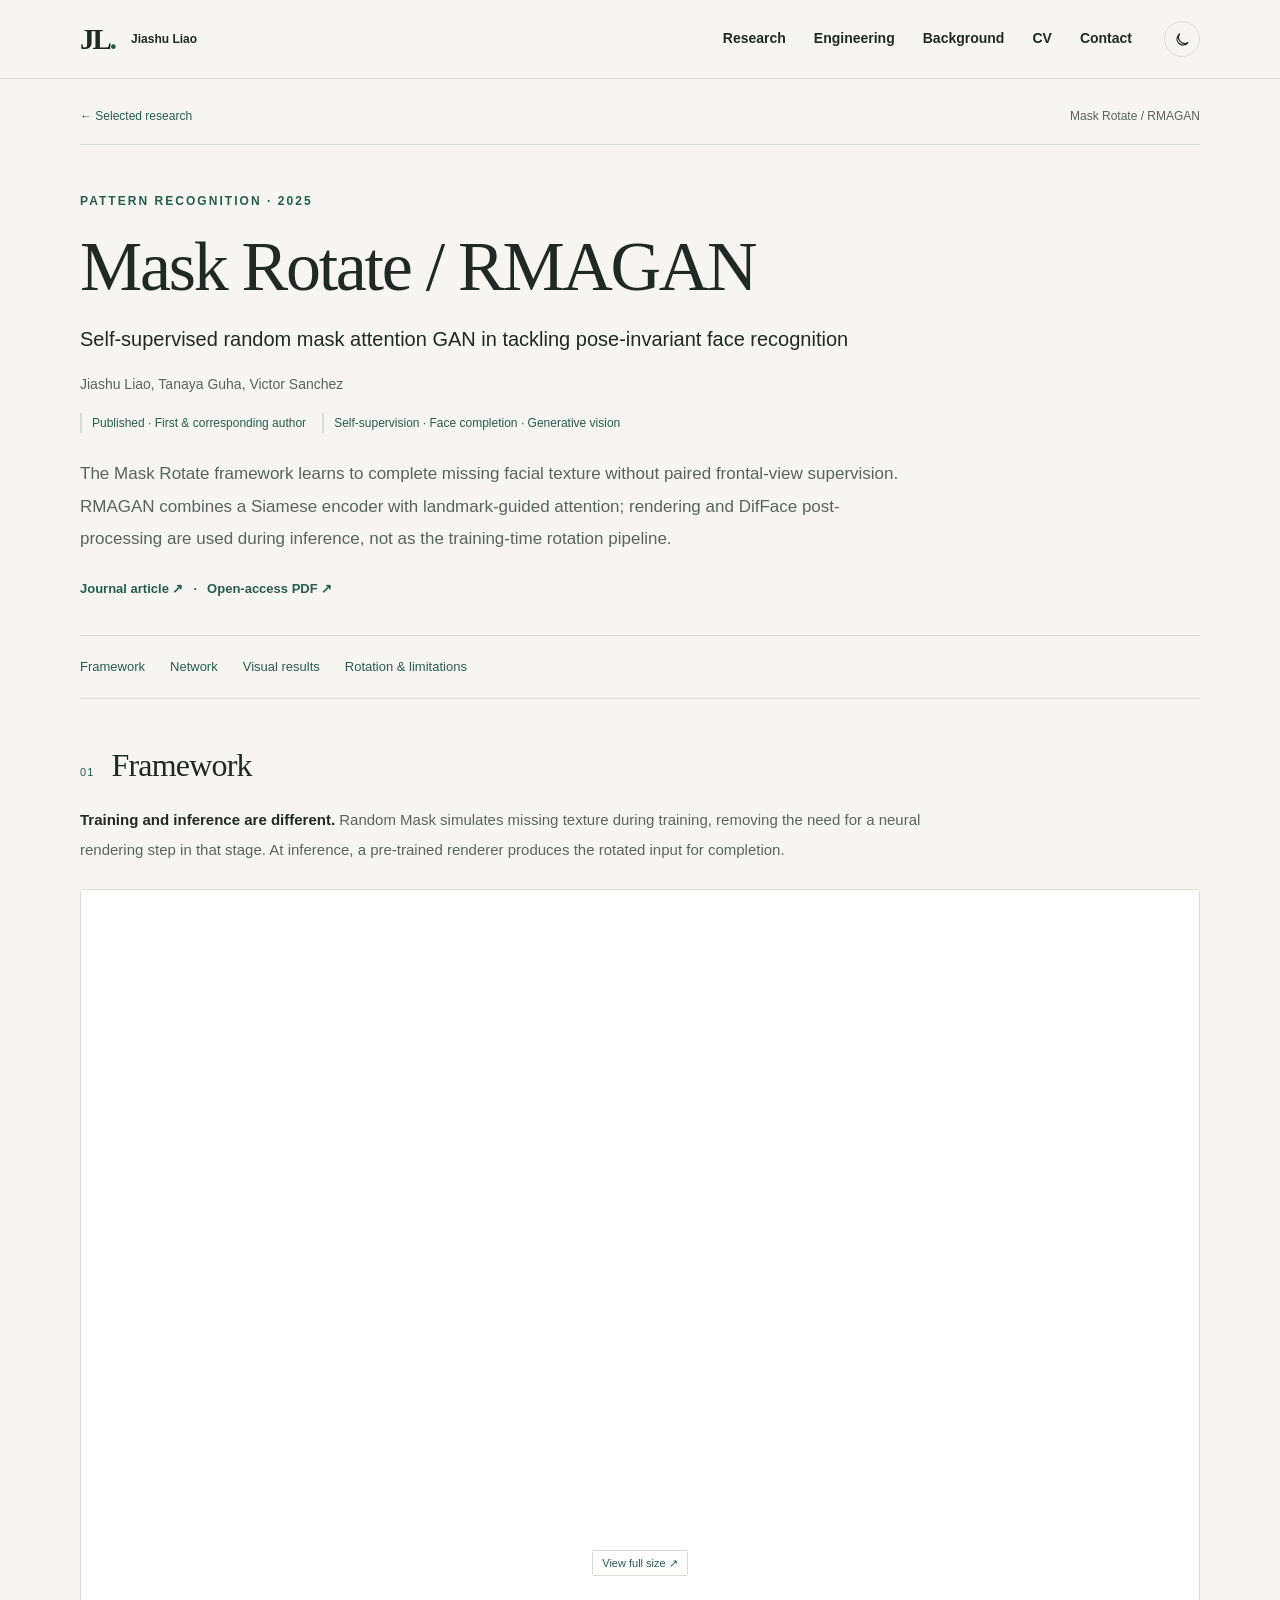
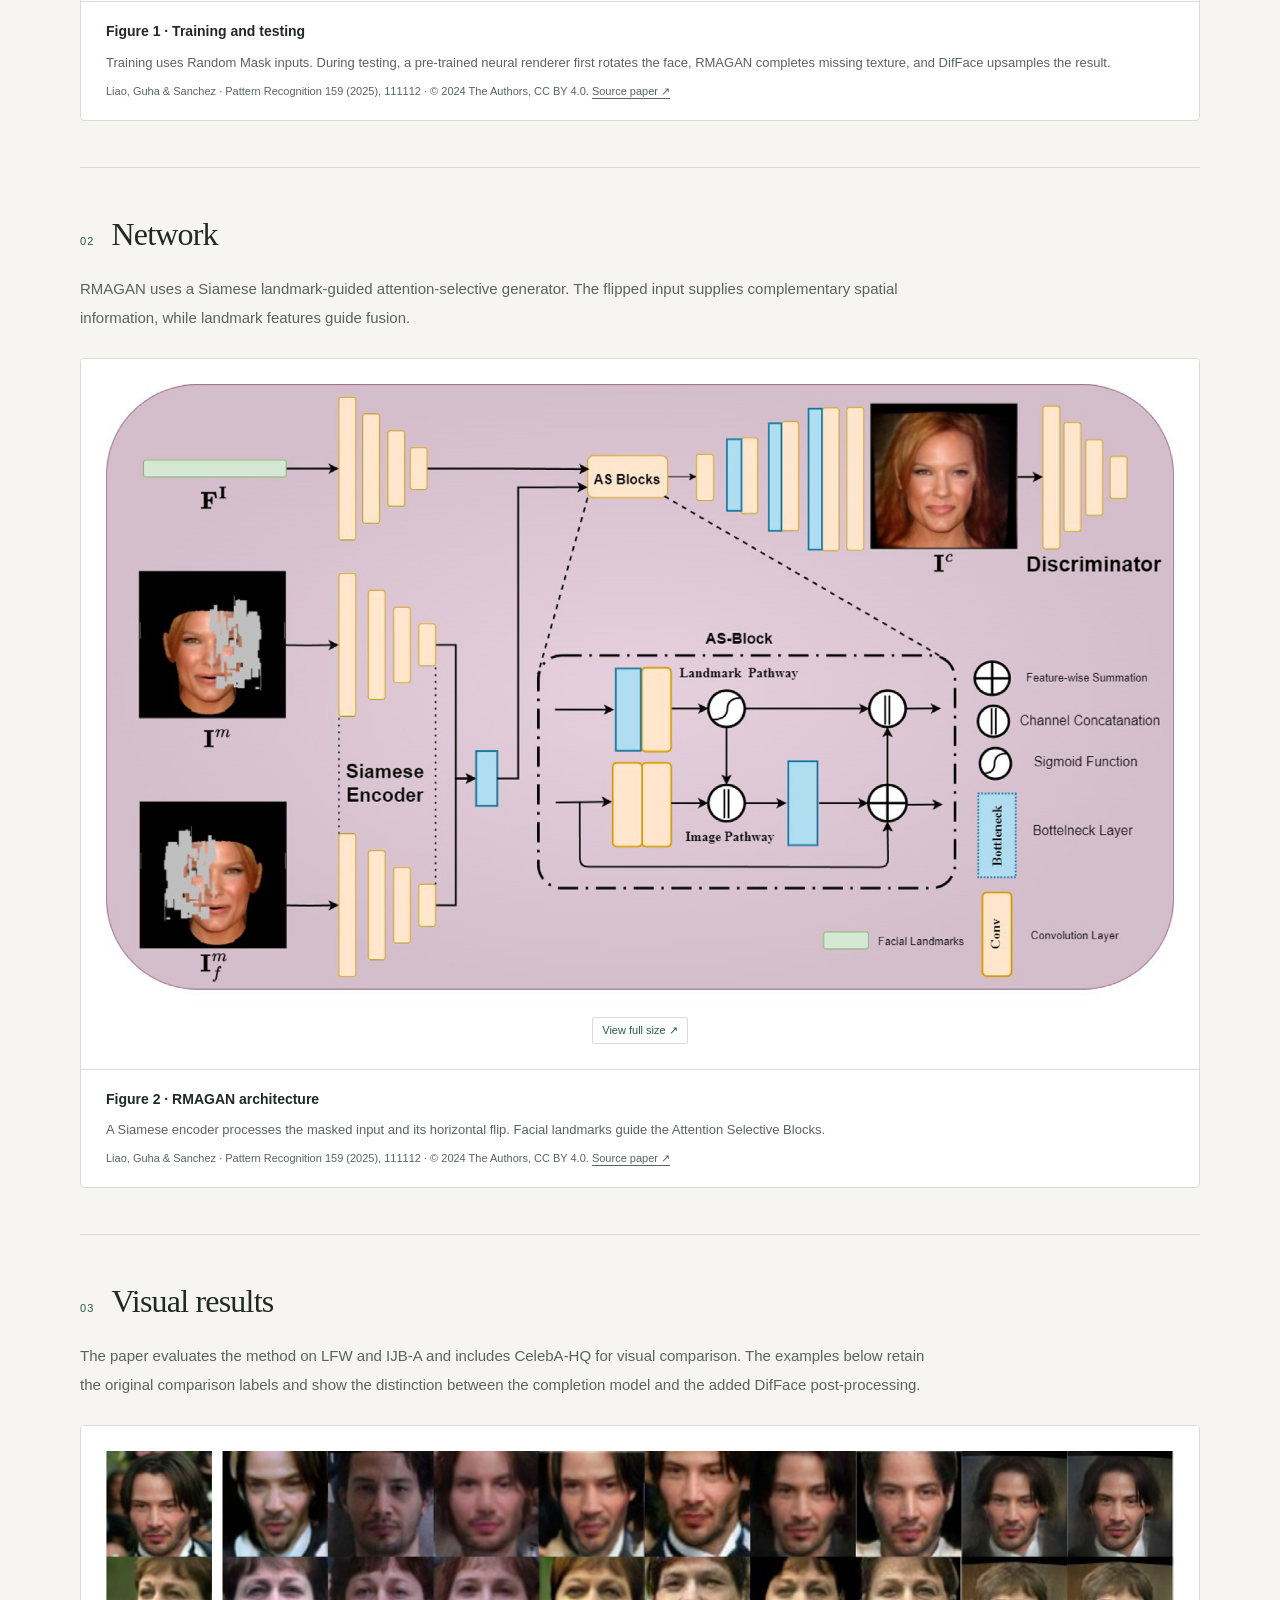
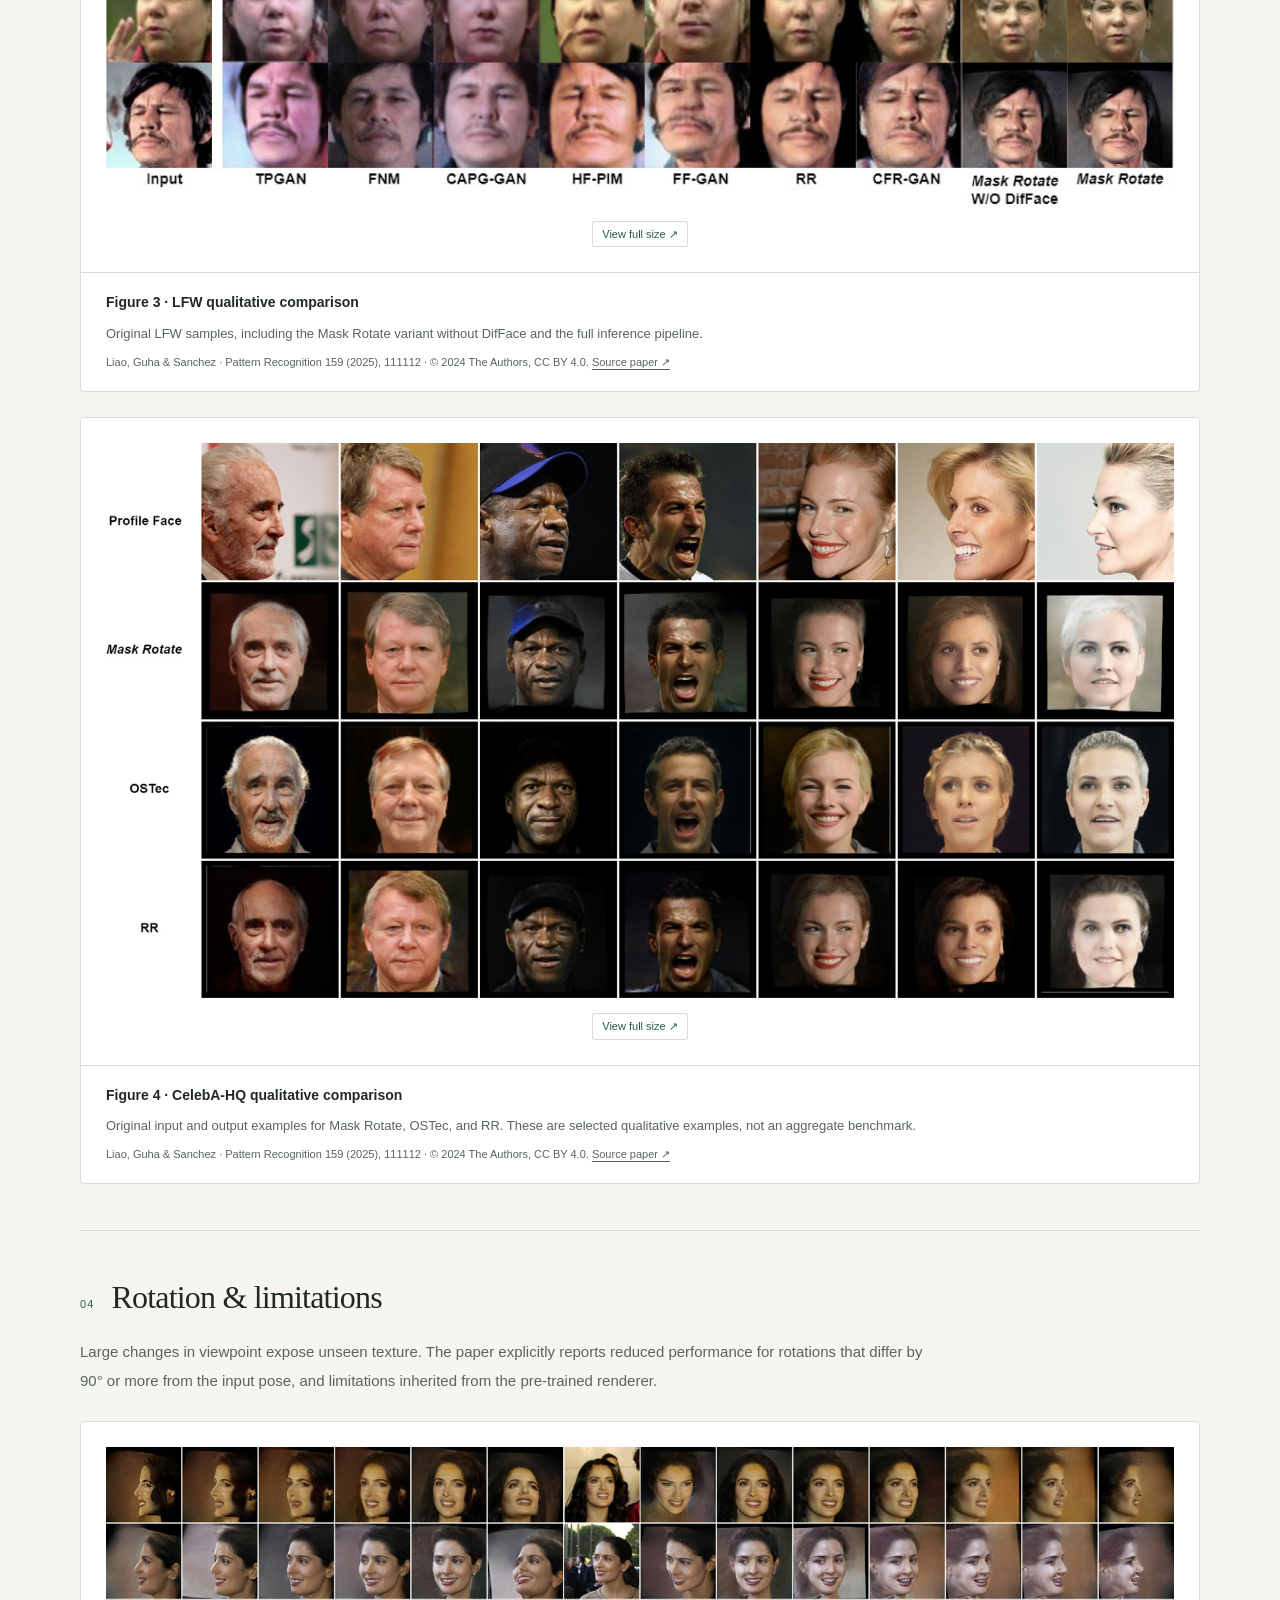
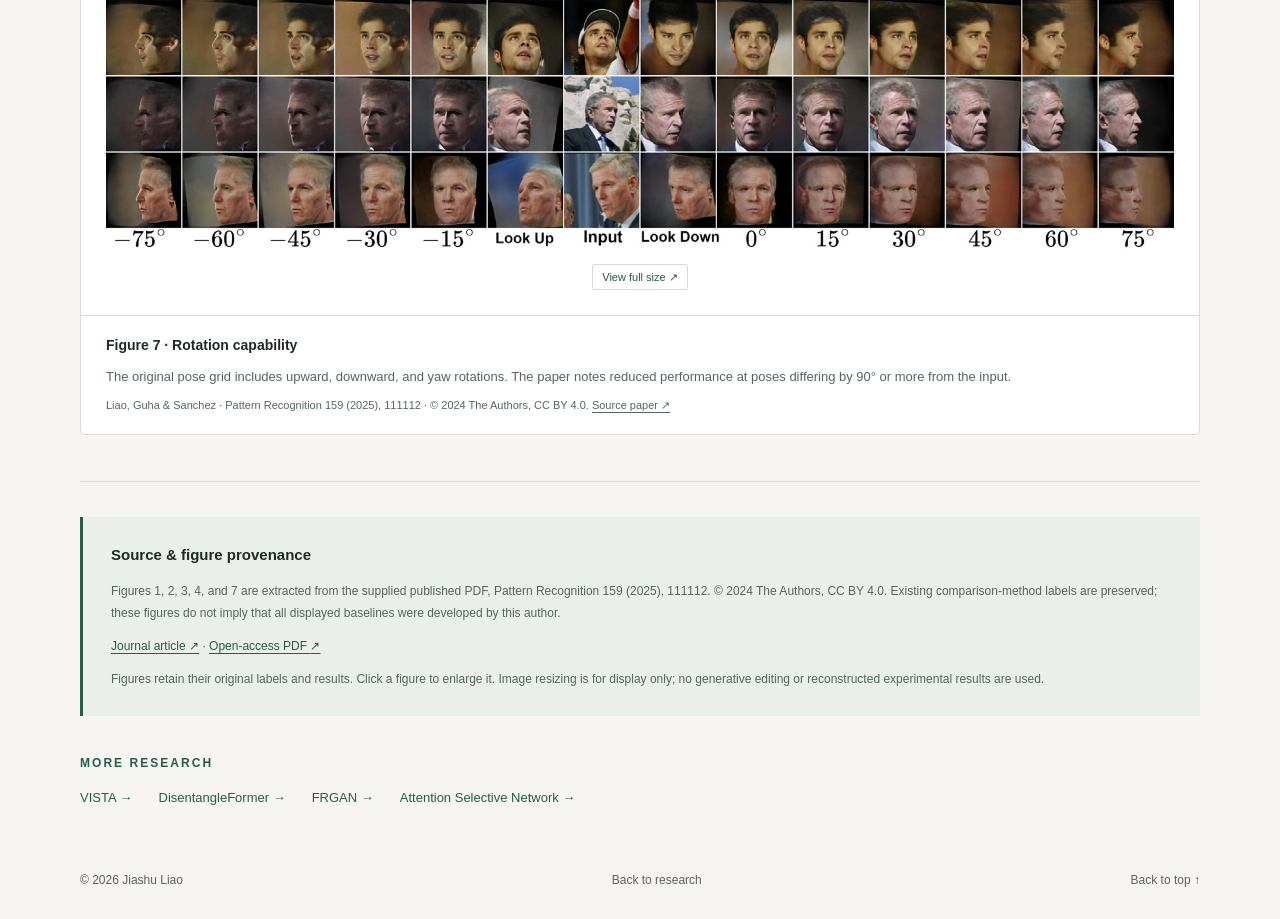
<file: research/mask-rotate.html>
<!doctype html>
<html lang="en" data-theme="light">
<head>
  <meta charset="utf-8">
  <meta name="viewport" content="width=device-width, initial-scale=1">
  <meta name="theme-color" content="#f6f5f1">
  <meta name="description" content="Reformulates face frontalization as completion, using Random Mask training and landmark-guided attention.">
  <meta name="author" content="Jiashu Liao">
  <meta property="og:type" content="website">
  <meta property="og:title" content="Mask Rotate / RMAGAN | Jiashu Liao">
  <meta property="og:description" content="Reformulates face frontalization as completion, using Random Mask training and landmark-guided attention.">
  <meta property="og:url" content="https://skyjiashu.github.io/research/mask-rotate.html">
  <meta name="twitter:card" content="summary">
  <link rel="canonical" href="https://skyjiashu.github.io/research/mask-rotate.html">
  <link rel="icon" type="image/svg+xml" href="../favicon.svg">
  <link rel="stylesheet" href="../styles.css?v=582c632a6f2b">
  <script src="../script.js?v=f366ba829de4" defer></script>
  <title>Mask Rotate / RMAGAN — Jiashu Liao</title>
  <link rel="stylesheet" href="../research.css?v=b857ee11c387">
  <script src="../gallery.js?v=cca5fe89e718" defer></script>
<link rel="stylesheet" href="../v4.css?v=276d914880b9">
</head>
<body class="paper-page">
  <a class="skip-link" href="#main">Skip to content</a>
  <header class="site-header">
    <div class="shell header-row">
      <a class="wordmark" href="../index.html#home" aria-label="Jiashu Liao, home">JL<span class="wordmark-dot">.</span><span class="wordmark-name">Jiashu Liao</span></a>
      <nav id="main-navigation" aria-label="Main navigation">
        <a href="../index.html#research">Research</a><a href="../index.html#engineering">Engineering</a><a href="../index.html#background">Background</a><a href="../cv.html">CV</a><a href="../index.html#contact">Contact</a>
      </nav>
      <div class="header-controls">
        <button id="theme-toggle" class="icon-button" type="button" aria-label="Switch to dark theme" aria-pressed="false" hidden>
          <svg viewBox="0 0 24 24" fill="none" stroke="currentColor" stroke-width="1.6" aria-hidden="true"><path d="M20.2 15.8A8.6 8.6 0 0 1 8.2 3.8 8.7 8.7 0 1 0 20.2 15.8Z"/></svg>
        </button>
        <button id="menu-toggle" class="icon-button menu-button" type="button" aria-controls="main-navigation" aria-expanded="false" aria-label="Open navigation" hidden><svg viewBox="0 0 24 24" fill="none" stroke="currentColor" stroke-width="1.6" aria-hidden="true"><path d="M4 7h16M4 12h16M4 17h16"/></svg></button>
      </div>
    </div>
  </header>
  <main id="main" class="shell">
    <nav class="breadcrumb" aria-label="Breadcrumb"><a href="../index.html#research">← Selected research</a><span aria-current="page">Mask Rotate / RMAGAN</span></nav>
    <header class="paper-intro" id="top"><p class="eyebrow">PATTERN RECOGNITION · 2025</p><h1>Mask Rotate / RMAGAN</h1><p class="paper-full-title">Self-supervised random mask attention GAN in tackling pose-invariant face recognition</p><p class="paper-authors">Jiashu Liao, Tanaya Guha, Victor Sanchez</p><div class="paper-status"><span>Published · First &amp; corresponding author</span><span>Self-supervision · Face completion · Generative vision</span></div><p class="paper-lead">The Mask Rotate framework learns to complete missing facial texture without paired frontal-view supervision. RMAGAN combines a Siamese encoder with landmark-guided attention; rendering and DifFace post-processing are used during inference, not as the training-time rotation pipeline.</p><div class="paper-actions"><a href="https://doi.org/10.1016/j.patcog.2024.111112" target="_blank" rel="noopener noreferrer">Journal article <span aria-hidden="true">↗</span></a> · <a href="https://eprints.gla.ac.uk/343256/1/343256.pdf" target="_blank" rel="noopener noreferrer">Open-access PDF <span aria-hidden="true">↗</span></a></div></header>
    <nav class="paper-toc" aria-label="On this page"><a href="#framework">Framework</a><a href="#architecture">Network</a><a href="#results">Visual results</a><a href="#limitations">Rotation & limitations</a></nav>
    <section class="paper-section" id="framework" aria-labelledby="heading-framework"><div class="paper-section-heading"><span class="section-number">01</span><h2 id="heading-framework">Framework</h2></div><div class="section-body"><p><strong>Training and inference are different.</strong> Random Mask simulates missing texture during training, removing the need for a neural rendering step in that stage. At inference, a pre-trained renderer produces the rotated input for completion.</p><figure class="research-figure " id="mask-rotate-framework">
      <a class="figure-open" href="../assets/papers/mask-rotate-framework.webp" data-figure data-caption="Figure 1 · Training and testing. Training uses Random Mask inputs. During testing, a pre-trained neural renderer first rotates the face, RMAGAN completes missing texture, and DifFace upsamples the result." target="_blank" rel="noopener noreferrer" aria-label="Enlarge: Figure 1 · Training and testing">
        <img src="../assets/papers/mask-rotate-framework-preview.webp" srcset="../assets/papers/mask-rotate-framework-preview.webp 960w, ../assets/papers/mask-rotate-framework.webp 1751w" sizes="(max-width: 540px) calc(100vw - 36px), (max-width: 1000px) calc(100vw - 60px), 1060px" referrerpolicy="no-referrer" width="960" height="623" alt="Original Mask Rotate framework showing distinct Random Mask training and renderer-plus-RMAGAN-plus-DifFace inference paths." loading="lazy" decoding="async"><span class="expand-hint" aria-hidden="true">View full size ↗</span>
      </a><figcaption><strong>Figure 1 · Training and testing</strong><span>Training uses Random Mask inputs. During testing, a pre-trained neural renderer first rotates the face, RMAGAN completes missing texture, and DifFace upsamples the result.</span><small>Liao, Guha & Sanchez · Pattern Recognition 159 (2025), 111112 · © 2024 The Authors, CC BY 4.0. <a href="https://doi.org/10.1016/j.patcog.2024.111112" target="_blank" rel="noopener noreferrer">Source paper ↗</a></small></figcaption>
    </figure></div></section><section class="paper-section" id="architecture" aria-labelledby="heading-architecture"><div class="paper-section-heading"><span class="section-number">02</span><h2 id="heading-architecture">Network</h2></div><div class="section-body"><p>RMAGAN uses a Siamese landmark-guided attention-selective generator. The flipped input supplies complementary spatial information, while landmark features guide fusion.</p><figure class="research-figure " id="mask-rotate-network">
      <a class="figure-open" href="../assets/papers/mask-rotate-network.webp" data-figure data-caption="Figure 2 · RMAGAN architecture. A Siamese encoder processes the masked input and its horizontal flip. Facial landmarks guide the Attention Selective Blocks." target="_blank" rel="noopener noreferrer" aria-label="Enlarge: Figure 2 · RMAGAN architecture">
        <img src="../assets/papers/mask-rotate-network-preview.webp" srcset="../assets/papers/mask-rotate-network-preview.webp 960w, ../assets/papers/mask-rotate-network.webp 1751w" sizes="(max-width: 540px) calc(100vw - 36px), (max-width: 1000px) calc(100vw - 60px), 1060px" referrerpolicy="no-referrer" width="960" height="556" alt="Original RMAGAN generator and discriminator diagram with the Siamese encoder and Attention Selective Block detail." loading="lazy" decoding="async"><span class="expand-hint" aria-hidden="true">View full size ↗</span>
      </a><figcaption><strong>Figure 2 · RMAGAN architecture</strong><span>A Siamese encoder processes the masked input and its horizontal flip. Facial landmarks guide the Attention Selective Blocks.</span><small>Liao, Guha & Sanchez · Pattern Recognition 159 (2025), 111112 · © 2024 The Authors, CC BY 4.0. <a href="https://doi.org/10.1016/j.patcog.2024.111112" target="_blank" rel="noopener noreferrer">Source paper ↗</a></small></figcaption>
    </figure></div></section><section class="paper-section" id="results" aria-labelledby="heading-results"><div class="paper-section-heading"><span class="section-number">03</span><h2 id="heading-results">Visual results</h2></div><div class="section-body"><p>The paper evaluates the method on LFW and IJB-A and includes CelebA-HQ for visual comparison. The examples below retain the original comparison labels and show the distinction between the completion model and the added DifFace post-processing.</p><figure class="research-figure " id="mask-rotate-lfw">
      <a class="figure-open" href="../assets/papers/mask-rotate-lfw.webp" data-figure data-caption="Figure 3 · LFW qualitative comparison. Original LFW samples, including the Mask Rotate variant without DifFace and the full inference pipeline." target="_blank" rel="noopener noreferrer" aria-label="Enlarge: Figure 3 · LFW qualitative comparison">
        <img src="../assets/papers/mask-rotate-lfw-preview.webp" srcset="../assets/papers/mask-rotate-lfw-preview.webp 960w, ../assets/papers/mask-rotate-lfw.webp 1801w" sizes="(max-width: 540px) calc(100vw - 36px), (max-width: 1000px) calc(100vw - 60px), 1060px" referrerpolicy="no-referrer" width="960" height="319" alt="Original LFW frontalization comparison retaining every labelled method column and the without-DifFace variant." loading="lazy" decoding="async"><span class="expand-hint" aria-hidden="true">View full size ↗</span>
      </a><figcaption><strong>Figure 3 · LFW qualitative comparison</strong><span>Original LFW samples, including the Mask Rotate variant without DifFace and the full inference pipeline.</span><small>Liao, Guha & Sanchez · Pattern Recognition 159 (2025), 111112 · © 2024 The Authors, CC BY 4.0. <a href="https://doi.org/10.1016/j.patcog.2024.111112" target="_blank" rel="noopener noreferrer">Source paper ↗</a></small></figcaption>
    </figure><figure class="research-figure " id="mask-rotate-celebahq">
      <a class="figure-open" href="../assets/papers/mask-rotate-celebahq.webp" data-figure data-caption="Figure 4 · CelebA-HQ qualitative comparison. Original input and output examples for Mask Rotate, OSTec, and RR. These are selected qualitative examples, not an aggregate benchmark." target="_blank" rel="noopener noreferrer" aria-label="Enlarge: Figure 4 · CelebA-HQ qualitative comparison">
        <img src="../assets/papers/mask-rotate-celebahq-preview.webp" srcset="../assets/papers/mask-rotate-celebahq-preview.webp 960w, ../assets/papers/mask-rotate-celebahq.webp 1801w" sizes="(max-width: 540px) calc(100vw - 36px), (max-width: 1000px) calc(100vw - 60px), 1060px" referrerpolicy="no-referrer" width="960" height="499" alt="Original CelebA-HQ profile-face and frontalization examples for Mask Rotate and the comparison methods." loading="lazy" decoding="async"><span class="expand-hint" aria-hidden="true">View full size ↗</span>
      </a><figcaption><strong>Figure 4 · CelebA-HQ qualitative comparison</strong><span>Original input and output examples for Mask Rotate, OSTec, and RR. These are selected qualitative examples, not an aggregate benchmark.</span><small>Liao, Guha & Sanchez · Pattern Recognition 159 (2025), 111112 · © 2024 The Authors, CC BY 4.0. <a href="https://doi.org/10.1016/j.patcog.2024.111112" target="_blank" rel="noopener noreferrer">Source paper ↗</a></small></figcaption>
    </figure></div></section><section class="paper-section" id="limitations" aria-labelledby="heading-limitations"><div class="paper-section-heading"><span class="section-number">04</span><h2 id="heading-limitations">Rotation & limitations</h2></div><div class="section-body"><p>Large changes in viewpoint expose unseen texture. The paper explicitly reports reduced performance for rotations that differ by 90° or more from the input pose, and limitations inherited from the pre-trained renderer.</p><figure class="research-figure " id="mask-rotate-poses">
      <a class="figure-open" href="../assets/papers/mask-rotate-poses.webp" data-figure data-caption="Figure 7 · Rotation capability. The original pose grid includes upward, downward, and yaw rotations. The paper notes reduced performance at poses differing by 90° or more from the input." target="_blank" rel="noopener noreferrer" aria-label="Enlarge: Figure 7 · Rotation capability">
        <img src="../assets/papers/mask-rotate-poses-preview.webp" srcset="../assets/papers/mask-rotate-poses-preview.webp 960w, ../assets/papers/mask-rotate-poses.webp 1800w" sizes="(max-width: 540px) calc(100vw - 36px), (max-width: 1000px) calc(100vw - 60px), 1060px" referrerpolicy="no-referrer" width="960" height="362" alt="Original face-rotation grid with input, look-up, look-down, and signed pose-angle labels." loading="lazy" decoding="async"><span class="expand-hint" aria-hidden="true">View full size ↗</span>
      </a><figcaption><strong>Figure 7 · Rotation capability</strong><span>The original pose grid includes upward, downward, and yaw rotations. The paper notes reduced performance at poses differing by 90° or more from the input.</span><small>Liao, Guha & Sanchez · Pattern Recognition 159 (2025), 111112 · © 2024 The Authors, CC BY 4.0. <a href="https://doi.org/10.1016/j.patcog.2024.111112" target="_blank" rel="noopener noreferrer">Source paper ↗</a></small></figcaption>
    </figure></div></section>
    <aside class="source-note"><h2>Source & figure provenance</h2><p>Figures 1, 2, 3, 4, and 7 are extracted from the supplied published PDF, Pattern Recognition 159 (2025), 111112. © 2024 The Authors, CC BY 4.0. Existing comparison-method labels are preserved; these figures do not imply that all displayed baselines were developed by this author.</p><p><a href="https://doi.org/10.1016/j.patcog.2024.111112" target="_blank" rel="noopener noreferrer">Journal article <span aria-hidden="true">↗</span></a> · <a href="https://eprints.gla.ac.uk/343256/1/343256.pdf" target="_blank" rel="noopener noreferrer">Open-access PDF <span aria-hidden="true">↗</span></a></p><p>Figures retain their original labels and results. Click a figure to enlarge it. Image resizing is for display only; no generative editing or reconstructed experimental results are used.</p></aside>
    <nav class="related-work" aria-label="More research"><p class="eyebrow">MORE RESEARCH</p><div><a href="vista.html">VISTA <span aria-hidden="true">→</span></a><a href="disentangleformer.html">DisentangleFormer <span aria-hidden="true">→</span></a><a href="frgan.html">FRGAN <span aria-hidden="true">→</span></a><a href="asn.html">Attention Selective Network <span aria-hidden="true">→</span></a></div></nav>
  </main>
  <footer class="shell footer"><span>© <span id="year">2026</span> Jiashu Liao</span><a href="../index.html#research">Back to research</a><a href="#top">Back to top ↑</a></footer>
</body></html>
</file>
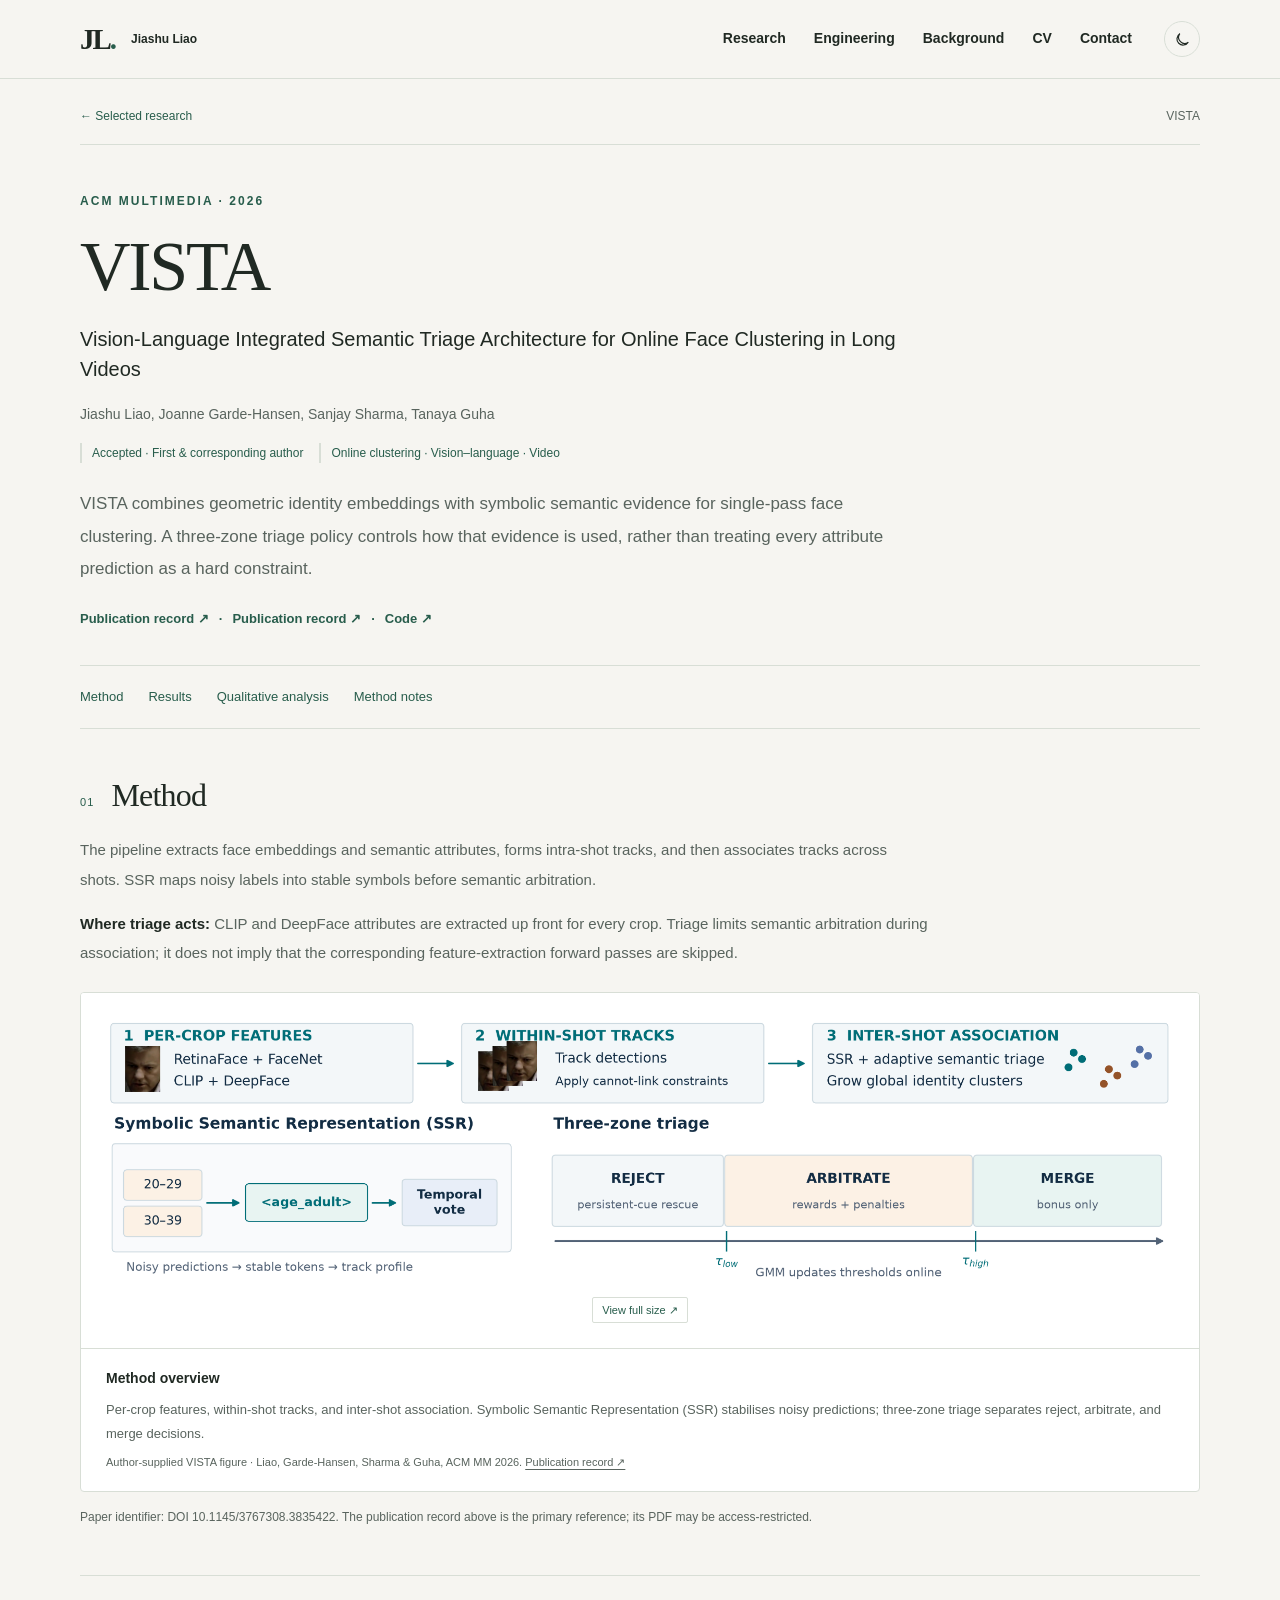
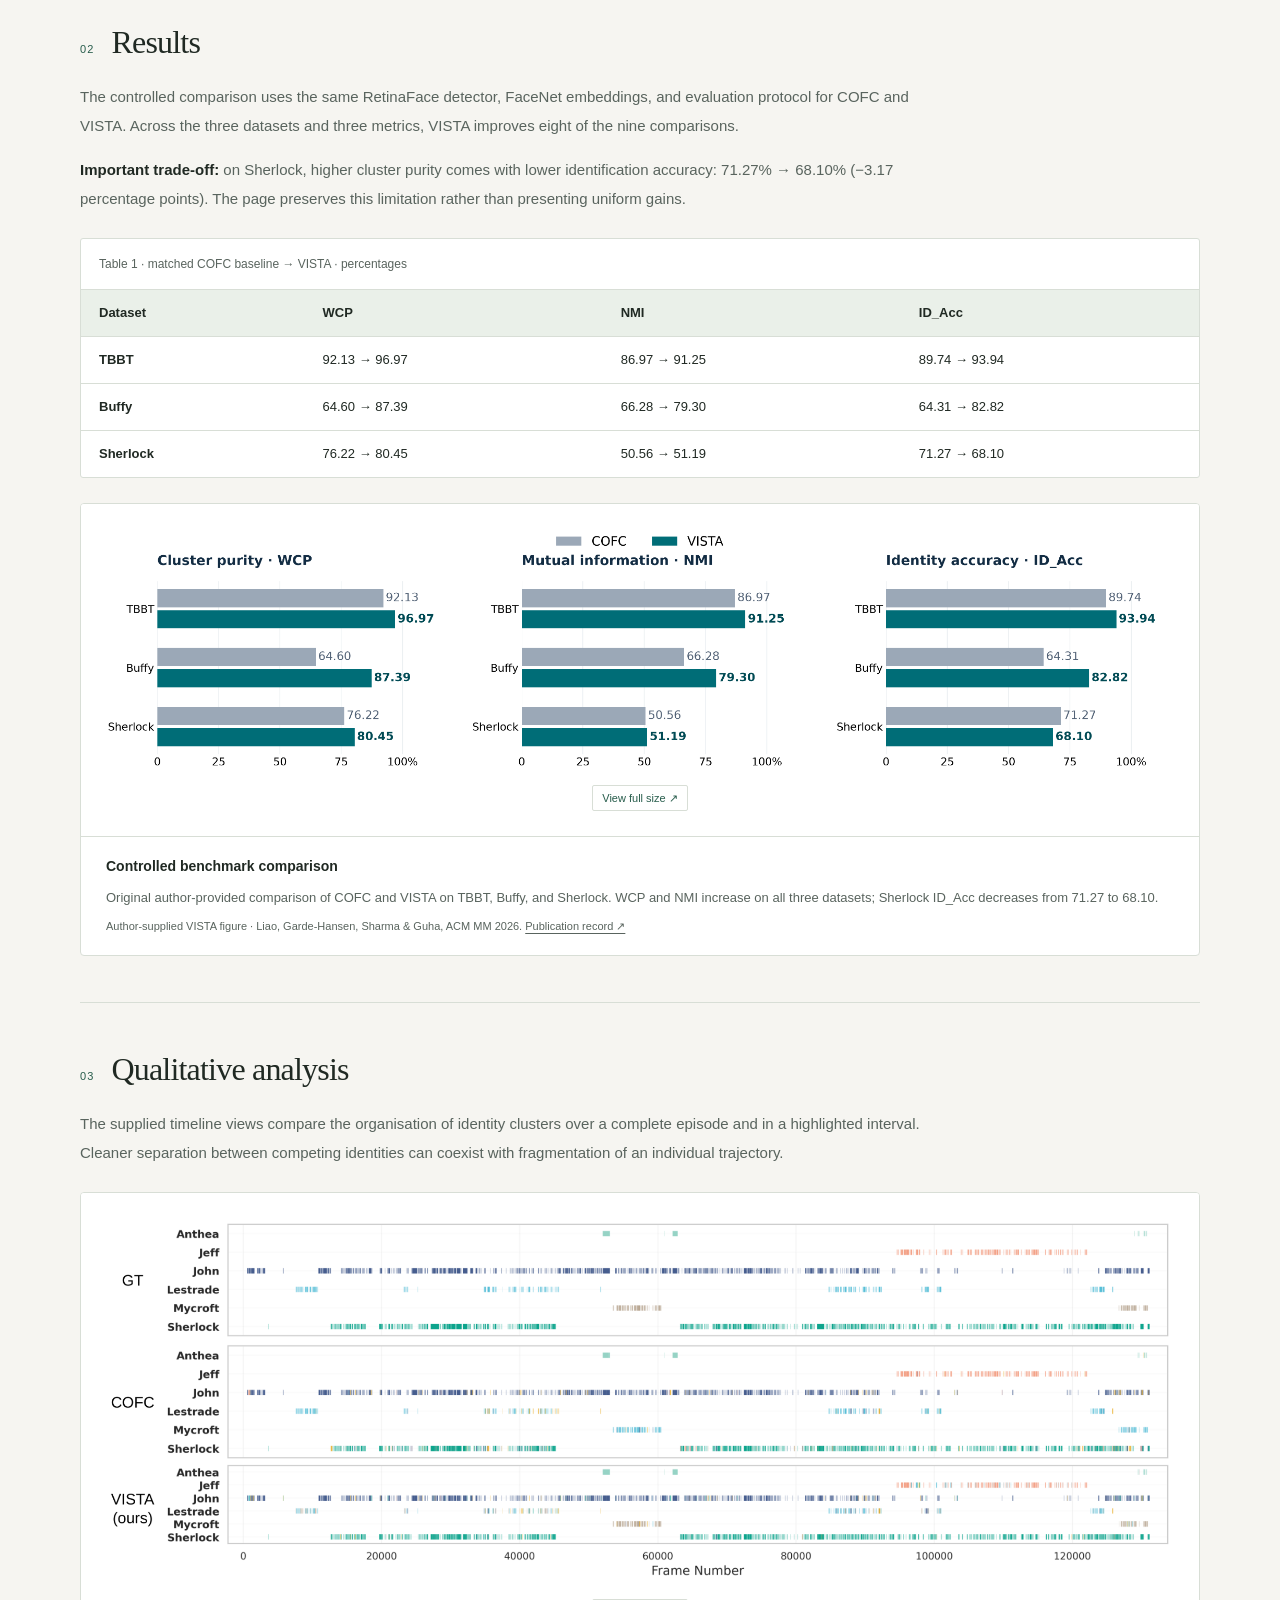
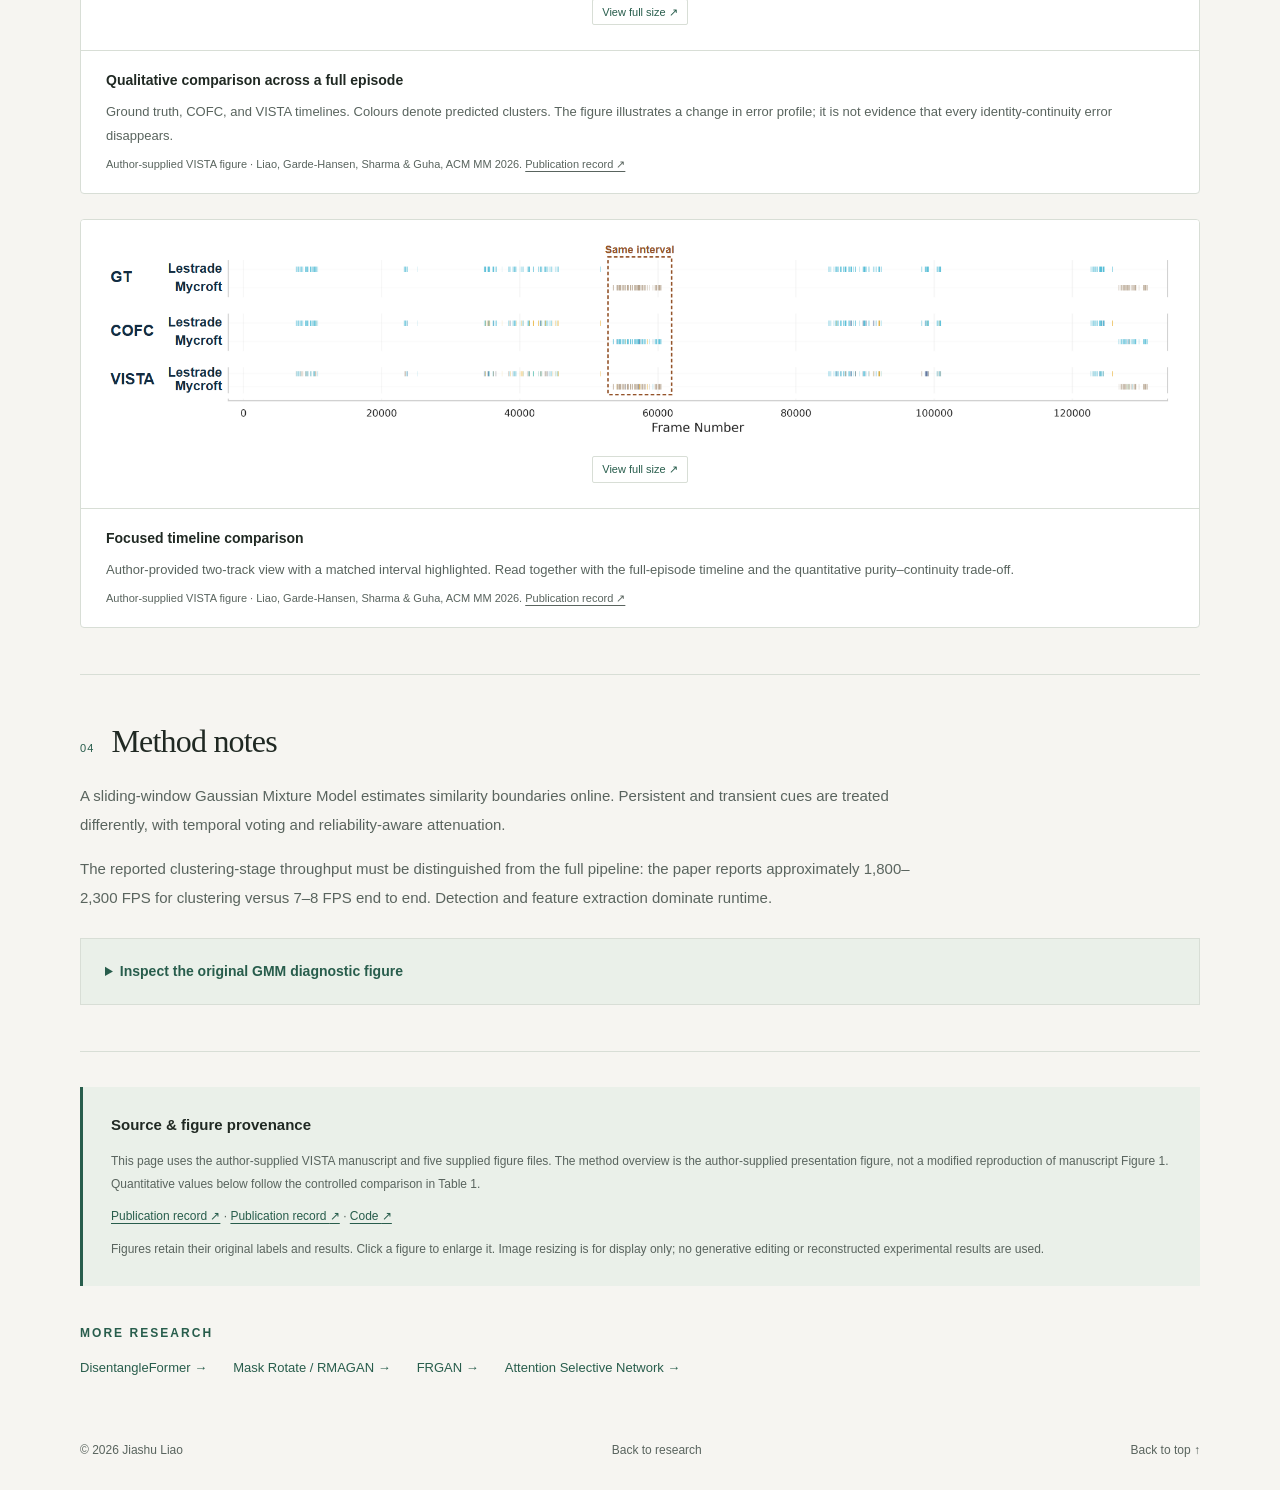
<file: research/vista.html>
<!doctype html>
<html lang="en" data-theme="light">
<head>
  <meta charset="utf-8">
  <meta name="viewport" content="width=device-width, initial-scale=1">
  <meta name="theme-color" content="#f6f5f1">
  <meta name="description" content="Selective semantic arbitration for ambiguous track-to-cluster associations in long video streams.">
  <meta name="author" content="Jiashu Liao">
  <meta property="og:type" content="website">
  <meta property="og:title" content="VISTA | Jiashu Liao">
  <meta property="og:description" content="Selective semantic arbitration for ambiguous track-to-cluster associations in long video streams.">
  <meta property="og:url" content="https://skyjiashu.github.io/research/vista.html">
  <meta name="twitter:card" content="summary">
  <link rel="canonical" href="https://skyjiashu.github.io/research/vista.html">
  <link rel="icon" type="image/svg+xml" href="../favicon.svg">
  <link rel="stylesheet" href="../styles.css?v=582c632a6f2b">
  <script src="../script.js?v=f366ba829de4" defer></script>
  <title>VISTA — Jiashu Liao</title>
  <link rel="stylesheet" href="../research.css?v=b857ee11c387">
  <script src="../gallery.js?v=cca5fe89e718" defer></script>
<link rel="stylesheet" href="../v4.css?v=276d914880b9">
</head>
<body class="paper-page">
  <a class="skip-link" href="#main">Skip to content</a>
  <header class="site-header">
    <div class="shell header-row">
      <a class="wordmark" href="../index.html#home" aria-label="Jiashu Liao, home">JL<span class="wordmark-dot">.</span><span class="wordmark-name">Jiashu Liao</span></a>
      <nav id="main-navigation" aria-label="Main navigation">
        <a href="../index.html#research">Research</a><a href="../index.html#engineering">Engineering</a><a href="../index.html#background">Background</a><a href="../cv.html">CV</a><a href="../index.html#contact">Contact</a>
      </nav>
      <div class="header-controls">
        <button id="theme-toggle" class="icon-button" type="button" aria-label="Switch to dark theme" aria-pressed="false" hidden>
          <svg viewBox="0 0 24 24" fill="none" stroke="currentColor" stroke-width="1.6" aria-hidden="true"><path d="M20.2 15.8A8.6 8.6 0 0 1 8.2 3.8 8.7 8.7 0 1 0 20.2 15.8Z"/></svg>
        </button>
        <button id="menu-toggle" class="icon-button menu-button" type="button" aria-controls="main-navigation" aria-expanded="false" aria-label="Open navigation" hidden><svg viewBox="0 0 24 24" fill="none" stroke="currentColor" stroke-width="1.6" aria-hidden="true"><path d="M4 7h16M4 12h16M4 17h16"/></svg></button>
      </div>
    </div>
  </header>
  <main id="main" class="shell">
    <nav class="breadcrumb" aria-label="Breadcrumb"><a href="../index.html#research">← Selected research</a><span aria-current="page">VISTA</span></nav>
    <header class="paper-intro" id="top"><p class="eyebrow">ACM MULTIMEDIA · 2026</p><h1>VISTA</h1><p class="paper-full-title">Vision-Language Integrated Semantic Triage Architecture for Online Face Clustering in Long Videos</p><p class="paper-authors">Jiashu Liao, Joanne Garde-Hansen, Sanjay Sharma, Tanaya Guha</p><div class="paper-status"><span>Accepted · First &amp; corresponding author</span><span>Online clustering · Vision–language · Video</span></div><p class="paper-lead">VISTA combines geometric identity embeddings with symbolic semantic evidence for single-pass face clustering. A three-zone triage policy controls how that evidence is used, rather than treating every attribute prediction as a hard constraint.</p><div class="paper-actions"><a href="https://eprints.gla.ac.uk/391990/" target="_blank" rel="noopener noreferrer">Publication record ↗</a> · <a href="https://eprints.gla.ac.uk/391990/" target="_blank" rel="noopener noreferrer">Publication record <span aria-hidden="true">↗</span></a> · <a href="https://github.com/SkyJiashu/VISTA" target="_blank" rel="noopener noreferrer">Code <span aria-hidden="true">↗</span></a></div></header>
    <nav class="paper-toc" aria-label="On this page"><a href="#overview">Method</a><a href="#results">Results</a><a href="#qualitative">Qualitative analysis</a><a href="#notes">Method notes</a></nav>
    <section class="paper-section" id="overview" aria-labelledby="heading-overview"><div class="paper-section-heading"><span class="section-number">01</span><h2 id="heading-overview">Method</h2></div><div class="section-body"><p>The pipeline extracts face embeddings and semantic attributes, forms intra-shot tracks, and then associates tracks across shots. SSR maps noisy labels into stable symbols before semantic arbitration.</p><p><strong>Where triage acts:</strong> CLIP and DeepFace attributes are extracted up front for every crop. Triage limits semantic arbitration during association; it does not imply that the corresponding feature-extraction forward passes are skipped.</p><figure class="research-figure " id="vista-method">
      <a class="figure-open" href="../assets/papers/vista-method.webp" data-figure data-caption="Method overview. Per-crop features, within-shot tracks, and inter-shot association. Symbolic Semantic Representation (SSR) stabilises noisy predictions; three-zone triage separates reject, arbitrate, and merge decisions." target="_blank" rel="noopener noreferrer" aria-label="Enlarge: Method overview">
        <img src="../assets/papers/vista-method-preview.webp" srcset="../assets/papers/vista-method-preview.webp 960w, ../assets/papers/vista-method.webp 2048w" sizes="(max-width: 540px) calc(100vw - 36px), (max-width: 1000px) calc(100vw - 60px), 1060px" referrerpolicy="no-referrer" width="960" height="237" alt="VISTA method overview showing per-crop features, within-shot tracking, SSR, and reject, arbitrate, and merge zones." loading="lazy" decoding="async"><span class="expand-hint" aria-hidden="true">View full size ↗</span>
      </a><figcaption><strong>Method overview</strong><span>Per-crop features, within-shot tracks, and inter-shot association. Symbolic Semantic Representation (SSR) stabilises noisy predictions; three-zone triage separates reject, arbitrate, and merge decisions.</span><small>Author-supplied VISTA figure · Liao, Garde-Hansen, Sharma & Guha, ACM MM 2026. <a href="https://eprints.gla.ac.uk/391990/" target="_blank" rel="noopener noreferrer">Publication record ↗</a></small></figcaption>
    </figure></div><p class="doi-reference">Paper identifier: DOI 10.1145/3767308.3835422. The publication record above is the primary reference; its PDF may be access-restricted.</p></section><section class="paper-section" id="results" aria-labelledby="heading-results"><div class="paper-section-heading"><span class="section-number">02</span><h2 id="heading-results">Results</h2></div><div class="section-body"><p>The controlled comparison uses the same RetinaFace detector, FaceNet embeddings, and evaluation protocol for COFC and VISTA. Across the three datasets and three metrics, VISTA improves eight of the nine comparisons.</p><p><strong>Important trade-off:</strong> on Sherlock, higher cluster purity comes with lower identification accuracy: 71.27% → 68.10% (−3.17 percentage points). The page preserves this limitation rather than presenting uniform gains.</p><div class="metrics-scroll" tabindex="0" role="region" aria-label="Scrollable VISTA controlled results"><table class="metrics-table"><caption>Table 1 · matched COFC baseline → VISTA · percentages</caption><thead><tr><th scope="col">Dataset</th><th scope="col">WCP</th><th scope="col">NMI</th><th scope="col">ID_Acc</th></tr></thead><tbody><tr><th scope="row">TBBT</th><td>92.13 → 96.97</td><td>86.97 → 91.25</td><td>89.74 → 93.94</td></tr><tr><th scope="row">Buffy</th><td>64.60 → 87.39</td><td>66.28 → 79.30</td><td>64.31 → 82.82</td></tr><tr><th scope="row">Sherlock</th><td>76.22 → 80.45</td><td>50.56 → 51.19</td><td>71.27 → 68.10</td></tr></tbody></table></div><figure class="research-figure " id="vista-results">
      <a class="figure-open" href="../assets/papers/vista-results.webp" data-figure data-caption="Controlled benchmark comparison. Original author-provided comparison of COFC and VISTA on TBBT, Buffy, and Sherlock. WCP and NMI increase on all three datasets; Sherlock ID_Acc decreases from 71.27 to 68.10." target="_blank" rel="noopener noreferrer" aria-label="Enlarge: Controlled benchmark comparison">
        <img src="../assets/papers/vista-results-preview.webp" srcset="../assets/papers/vista-results-preview.webp 960w, ../assets/papers/vista-results.webp 2047w" sizes="(max-width: 540px) calc(100vw - 36px), (max-width: 1000px) calc(100vw - 60px), 1060px" referrerpolicy="no-referrer" width="960" height="216" alt="Original WCP, NMI, and identification-accuracy bars for COFC and VISTA across TBBT, Buffy, and Sherlock; the Sherlock ID_Acc trade-off is retained." loading="lazy" decoding="async"><span class="expand-hint" aria-hidden="true">View full size ↗</span>
      </a><figcaption><strong>Controlled benchmark comparison</strong><span>Original author-provided comparison of COFC and VISTA on TBBT, Buffy, and Sherlock. WCP and NMI increase on all three datasets; Sherlock ID_Acc decreases from 71.27 to 68.10.</span><small>Author-supplied VISTA figure · Liao, Garde-Hansen, Sharma & Guha, ACM MM 2026. <a href="https://eprints.gla.ac.uk/391990/" target="_blank" rel="noopener noreferrer">Publication record ↗</a></small></figcaption>
    </figure></div></section><section class="paper-section" id="qualitative" aria-labelledby="heading-qualitative"><div class="paper-section-heading"><span class="section-number">03</span><h2 id="heading-qualitative">Qualitative analysis</h2></div><div class="section-body"><p>The supplied timeline views compare the organisation of identity clusters over a complete episode and in a highlighted interval. Cleaner separation between competing identities can coexist with fragmentation of an individual trajectory.</p><figure class="research-figure " id="vista-timeline">
      <a class="figure-open" href="../assets/papers/vista-timeline.webp" data-figure data-caption="Qualitative comparison across a full episode. Ground truth, COFC, and VISTA timelines. Colours denote predicted clusters. The figure illustrates a change in error profile; it is not evidence that every identity-continuity error disappears." target="_blank" rel="noopener noreferrer" aria-label="Enlarge: Qualitative comparison across a full episode">
        <img src="../assets/papers/vista-timeline-preview.webp" srcset="../assets/papers/vista-timeline-preview.webp 960w, ../assets/papers/vista-timeline.webp 2048w" sizes="(max-width: 540px) calc(100vw - 36px), (max-width: 1000px) calc(100vw - 60px), 1060px" referrerpolicy="no-referrer" width="960" height="328" alt="Full-episode ground truth, COFC, and VISTA identity-cluster timelines from the supplied Sherlock example." loading="lazy" decoding="async"><span class="expand-hint" aria-hidden="true">View full size ↗</span>
      </a><figcaption><strong>Qualitative comparison across a full episode</strong><span>Ground truth, COFC, and VISTA timelines. Colours denote predicted clusters. The figure illustrates a change in error profile; it is not evidence that every identity-continuity error disappears.</span><small>Author-supplied VISTA figure · Liao, Garde-Hansen, Sharma & Guha, ACM MM 2026. <a href="https://eprints.gla.ac.uk/391990/" target="_blank" rel="noopener noreferrer">Publication record ↗</a></small></figcaption>
    </figure><figure class="research-figure " id="vista-focus">
      <a class="figure-open" href="../assets/papers/vista-focus.webp" data-figure data-caption="Focused timeline comparison. Author-provided two-track view with a matched interval highlighted. Read together with the full-episode timeline and the quantitative purity–continuity trade-off." target="_blank" rel="noopener noreferrer" aria-label="Enlarge: Focused timeline comparison">
        <img src="../assets/papers/vista-focus-preview.webp" srcset="../assets/papers/vista-focus-preview.webp 960w, ../assets/papers/vista-focus.webp 1803w" sizes="(max-width: 540px) calc(100vw - 36px), (max-width: 1000px) calc(100vw - 60px), 1060px" referrerpolicy="no-referrer" width="960" height="177" alt="Two-track timeline comparison with the same frame interval highlighted across ground truth, COFC, and VISTA." loading="lazy" decoding="async"><span class="expand-hint" aria-hidden="true">View full size ↗</span>
      </a><figcaption><strong>Focused timeline comparison</strong><span>Author-provided two-track view with a matched interval highlighted. Read together with the full-episode timeline and the quantitative purity–continuity trade-off.</span><small>Author-supplied VISTA figure · Liao, Garde-Hansen, Sharma & Guha, ACM MM 2026. <a href="https://eprints.gla.ac.uk/391990/" target="_blank" rel="noopener noreferrer">Publication record ↗</a></small></figcaption>
    </figure></div></section><section class="paper-section" id="notes" aria-labelledby="heading-notes"><div class="paper-section-heading"><span class="section-number">04</span><h2 id="heading-notes">Method notes</h2></div><div class="section-body"><p>A sliding-window Gaussian Mixture Model estimates similarity boundaries online. Persistent and transient cues are treated differently, with temporal voting and reliability-aware attenuation.</p><p>The reported clustering-stage throughput must be distinguished from the full pipeline: the paper reports approximately 1,800–2,300 FPS for clustering versus 7–8 FPS end to end. Detection and feature extraction dominate runtime.</p><details class="method-details"><summary>Inspect the original GMM diagnostic figure</summary><div class="details-content"><figure class="research-figure " id="vista-gmm">
      <a class="figure-open" href="../assets/papers/vista-gmm.webp" data-figure data-caption="Similarity distributions &amp; GMM fitting. Author-provided bimodal fitting plots for TBBT, Buffy, Sherlock, and the pooled scores. Threshold markers belong to this diagnostic figure; they are not a claim that a single fixed threshold is used throughout every stream." target="_blank" rel="noopener noreferrer" aria-label="Enlarge: Similarity distributions &amp; GMM fitting">
        <img src="../assets/papers/vista-gmm-preview.webp" srcset="../assets/papers/vista-gmm-preview.webp 960w, ../assets/papers/vista-gmm.webp 2048w" sizes="(max-width: 540px) calc(100vw - 36px), (max-width: 1000px) calc(100vw - 60px), 1060px" referrerpolicy="no-referrer" width="960" height="714" alt="Four original GMM fitting panels with similarity histograms, fitted components, and low and high threshold markers." loading="lazy" decoding="async"><span class="expand-hint" aria-hidden="true">View full size ↗</span>
      </a><figcaption><strong>Similarity distributions &amp; GMM fitting</strong><span>Author-provided bimodal fitting plots for TBBT, Buffy, Sherlock, and the pooled scores. Threshold markers belong to this diagnostic figure; they are not a claim that a single fixed threshold is used throughout every stream.</span><small>Author-supplied VISTA figure · Liao, Garde-Hansen, Sharma & Guha, ACM MM 2026. <a href="https://eprints.gla.ac.uk/391990/" target="_blank" rel="noopener noreferrer">Publication record ↗</a></small></figcaption>
    </figure></div></details></div></section>
    <aside class="source-note"><h2>Source & figure provenance</h2><p>This page uses the author-supplied VISTA manuscript and five supplied figure files. The method overview is the author-supplied presentation figure, not a modified reproduction of manuscript Figure 1. Quantitative values below follow the controlled comparison in Table 1.</p><p><a href="https://eprints.gla.ac.uk/391990/" target="_blank" rel="noopener noreferrer">Publication record ↗</a> · <a href="https://eprints.gla.ac.uk/391990/" target="_blank" rel="noopener noreferrer">Publication record <span aria-hidden="true">↗</span></a> · <a href="https://github.com/SkyJiashu/VISTA" target="_blank" rel="noopener noreferrer">Code <span aria-hidden="true">↗</span></a></p><p>Figures retain their original labels and results. Click a figure to enlarge it. Image resizing is for display only; no generative editing or reconstructed experimental results are used.</p></aside>
    <nav class="related-work" aria-label="More research"><p class="eyebrow">MORE RESEARCH</p><div><a href="disentangleformer.html">DisentangleFormer <span aria-hidden="true">→</span></a><a href="mask-rotate.html">Mask Rotate / RMAGAN <span aria-hidden="true">→</span></a><a href="frgan.html">FRGAN <span aria-hidden="true">→</span></a><a href="asn.html">Attention Selective Network <span aria-hidden="true">→</span></a></div></nav>
  </main>
  <footer class="shell footer"><span>© <span id="year">2026</span> Jiashu Liao</span><a href="../index.html#research">Back to research</a><a href="#top">Back to top ↑</a></footer>
</body></html>
</file>
<file: styles.css>
:root{color-scheme:light;--bg:#f6f5f1;--surface:#fff;--ink:#202923;--muted:#59645e;--line:#d8ded6;--accent:#285d4c;--wash:#eaf0e9;--baseline:#81928a;--header:rgba(246,245,241,.95);--serif:Georgia,'Times New Roman',serif;--sans:Inter,-apple-system,BlinkMacSystemFont,'Segoe UI',sans-serif}
:root[data-theme=dark]{color-scheme:dark;--bg:#161c19;--surface:#1d2721;--ink:#e9eee8;--muted:#a9b8ad;--line:#38463c;--accent:#9ed1ac;--wash:#25342b;--baseline:#7f9787;--header:rgba(22,28,25,.96)}
*,:before,:after{box-sizing:border-box}html{scroll-behavior:smooth;scroll-padding-top:100px}body{margin:0;background:var(--bg);color:var(--ink);font:16px/1.7 var(--sans);-webkit-font-smoothing:antialiased}h1,h2,h3,p,figure{margin:0}a{color:inherit;text-decoration:none}button{font:inherit}a,button,summary{-webkit-tap-highlight-color:transparent}a:hover{color:var(--accent)}:focus-visible{outline:3px solid var(--accent);outline-offset:5px}::selection{background:var(--wash);color:var(--ink)}[hidden]{display:none!important}.shell{width:min(1120px,calc(100% - 96px));margin-inline:auto}.eyebrow{font-size:12px;letter-spacing:.17em;font-weight:750;color:var(--accent);line-height:1.6}.skip-link{position:fixed;top:-100px;left:16px;background:var(--ink);color:var(--bg);padding:12px 20px;z-index:100}.skip-link:focus{top:12px}.site-header{position:sticky;top:0;z-index:20;background:var(--header);border-bottom:1px solid var(--line);backdrop-filter:blur(12px)}.header-row{min-height:78px;display:flex;align-items:center;gap:32px}.wordmark{display:inline-flex;align-items:center;font:700 29px/1 var(--serif);letter-spacing:-2px;white-space:nowrap}.wordmark-dot{color:var(--accent)}.wordmark-name{font:600 12px/1 var(--sans);letter-spacing:0;margin-left:16px}.header-row nav{display:flex;gap:28px;align-items:center;margin-left:auto}.header-row nav a{font-size:14px;font-weight:550;padding:8px 0}.header-row nav a[aria-current=location]{color:var(--accent);text-decoration:underline;text-underline-offset:7px}.header-controls{display:flex;gap:8px}.icon-button{border:1px solid var(--line);border-radius:50%;background:transparent;color:var(--ink);width:36px;height:36px;display:grid;place-items:center;cursor:pointer}.icon-button svg{width:17px;height:17px}.icon-button:hover{background:var(--wash)}.menu-button{display:none}
.introduction{display:grid;grid-template-columns:minmax(0,1fr) 270px;gap:80px;padding-block:80px 66px}.intro-copy>.eyebrow{margin-bottom:22px}h1{font:500 clamp(54px,6.7vw,86px)/1.06 var(--serif);letter-spacing:-4px;display:flex;align-items:baseline;gap:18px}.degree-label{font:500 13px/1 var(--sans);letter-spacing:.02em;color:var(--muted)}.intro-statement{font-size:25px;line-height:1.42;letter-spacing:-.6px;margin-top:26px}.intro-statement em{font-family:var(--serif);font-weight:400;color:var(--accent)}.intro-bio{font-size:16px;line-height:1.85;max-width:650px;margin-top:22px}.intro-bio a{border-bottom:1px solid var(--line)}.intro-bio.secondary{color:var(--muted);margin-top:12px}.intro-links{display:flex;align-items:center;flex-wrap:wrap;gap:22px;margin-top:28px}.intro-links a{font-size:13px;font-weight:650;white-space:nowrap}.button{display:inline-flex;gap:24px;align-items:center;background:var(--accent);color:var(--bg);padding:12px 18px;border:1px solid var(--accent);border-radius:3px}.button:hover{background:var(--ink);border-color:var(--ink);color:var(--bg)}.research-index{border-left:1px solid var(--line);padding-left:30px;margin-top:7px;align-self:start}.research-index>.eyebrow{margin-bottom:21px}.interest{display:grid;grid-template-columns:20px 1fr;gap:12px;padding:20px 0;border-bottom:1px solid var(--line)}.index-number{font-size:12px;color:var(--accent);padding-top:3px}.interest h2{font-size:15px;font-weight:650;line-height:1.45}.interest p{font-size:13px;line-height:1.75;color:var(--muted);margin-top:6px}.index-link{display:flex;justify-content:space-between;font-size:13px;font-weight:600;margin-top:23px;color:var(--accent)}.update-line{display:flex;align-items:center;gap:25px;padding:17px 0;border-block:1px solid var(--line)}.update-line p{font-size:14px}.update-line a{margin-left:auto;font-size:13px;font-weight:650}
.section{padding-block:78px}.section-heading{display:flex;align-items:end;justify-content:space-between;gap:28px;margin-bottom:30px}.section-heading .eyebrow{margin-bottom:11px}.section-heading h2{font:400 clamp(28px,3vw,39px)/1.2 var(--serif);letter-spacing:-1.1px}.section-heading>p{color:var(--muted);font-size:14px;max-width:250px;line-height:1.7}.featured-paper{display:grid;grid-template-columns:1.08fr 1fr;border:1px solid var(--line);border-radius:4px;overflow:hidden;background:var(--surface)}.paper-copy{padding:34px 36px;display:flex;align-items:start;flex-direction:column}.paper-meta{display:flex;align-items:center;flex-wrap:wrap;gap:12px;color:var(--muted);font-size:12px;line-height:1.7}.venue{font-size:11px;color:var(--accent);font-weight:750;letter-spacing:.1em}.paper-copy h3{font:500 46px/1.15 var(--serif);letter-spacing:-1.5px;margin-top:19px;margin-bottom:10px}.paper-subtitle{font-size:15px;font-weight:600;line-height:1.65}.paper-copy>p:not(.paper-subtitle){font-size:14px;color:var(--muted);margin-top:18px;line-height:1.8}.paper-links{display:flex;gap:22px;flex-wrap:wrap;padding-top:24px;margin-top:auto;font-size:13px;font-weight:650;color:var(--accent)}.paper-links a:hover,.intro-links a:not(.button):hover,.project-link:hover{text-decoration:underline;text-underline-offset:5px}details{width:100%;margin-top:19px}summary{font-size:13px;color:var(--accent);font-weight:600;cursor:pointer}details p{font-size:14px;line-height:1.8;color:var(--muted);padding-top:10px}
.result-figure{padding:32px 35px;background:var(--wash);border-left:1px solid var(--line)}.result-figure figcaption{display:flex;flex-direction:column;gap:5px}.result-figure figcaption .eyebrow{font-size:11px;margin-bottom:8px}.result-figure figcaption strong{font-size:17px;font-weight:600}.result-figure figcaption>span:last-child{font-size:13px;color:var(--muted)}.chart{margin-top:25px}.bar-label{display:flex;justify-content:space-between;font-size:13px;align-items:center;margin-bottom:7px}.bar-label strong{font-size:15px;font-variant-numeric:tabular-nums}.bar-track{height:17px;width:100%;background:color-mix(in srgb,var(--line) 65%,transparent);margin-bottom:14px}.bar{height:100%;width:var(--value);display:block}.bar.baseline{background:var(--baseline)}.bar.proposed{background:var(--accent)}.chart-axis{display:flex;justify-content:space-between;font-size:11px;color:var(--muted);margin-top:-5px}.result-delta{display:flex;gap:15px;align-items:center;margin-top:22px}.result-delta strong{font:400 39px/1.1 var(--serif);letter-spacing:-1px;color:var(--accent)}.result-delta span{font-size:12px;line-height:1.6;color:var(--muted)}.figure-note{font-size:11px;line-height:1.75;color:var(--muted);border-top:1px solid var(--line);margin-top:21px;padding-top:12px;max-width:420px}
.research-grid{display:grid;grid-template-columns:1fr 1fr;gap:22px;margin-top:22px}.paper-card{min-width:0;display:flex;flex-direction:column;border:1px solid var(--line);border-radius:4px;overflow:hidden;background:var(--surface)}.paper-image{min-height:220px;display:flex;align-items:center;justify-content:center;flex-direction:column;padding:20px 24px 13px;background:#fff;border-bottom:1px solid var(--line)}.paper-image img{display:block;width:100%;height:auto;aspect-ratio:1053/389;object-fit:contain;color:#2d3a32;font-size:13px;background:#fff}.image-source{font-size:11px;color:#5b655d;line-height:1.7;margin-top:14px;width:100%}.paper-image:hover .image-source{text-decoration:underline}.image-unavailable .paper-image img{display:none}.publication-cover{min-height:220px;background:var(--wash);padding:23px 28px;border-bottom:1px solid var(--line);display:flex;flex-direction:column;justify-content:space-between}.cover-label{font-size:11px;letter-spacing:.2em;font-weight:650;color:var(--accent)}.publication-cover>p{font:400 34px/1.1 var(--serif);letter-spacing:-1px;margin:17px 0;color:var(--ink)}.publication-cover em{color:var(--accent)}.cover-footer{display:flex;align-items:end;justify-content:space-between;font-size:11px;color:var(--muted);line-height:1.6}.cover-footer>span:last-child{text-align:right;font-size:16px;font-family:var(--serif)}.cover-footer small{font:11px var(--sans)}.card-body{display:flex;flex-direction:column;flex:1;padding:27px 30px}.card-body h3{font:400 27px/1.18 var(--serif);letter-spacing:-.5px;margin:16px 0 10px}.card-body>.paper-subtitle{font-size:14px}.card-body>p:not(.paper-subtitle){font-size:14px;line-height:1.8;color:var(--muted);margin-top:13px}
.publication-list{margin-top:37px}.publication-list-title{display:flex;justify-content:space-between;gap:20px;align-items:center;margin-bottom:16px}.publication-list-title h3{font-size:14px;font-weight:650}.publication-list-title a{font-size:13px;color:var(--accent)}.publication-row{display:grid;grid-template-columns:90px 1fr 15px;gap:20px;border-top:1px solid var(--line);padding:17px 0}.publication-row>span:first-child{font-size:12px;color:var(--muted)}.publication-row strong{font-size:13px;font-weight:500;line-height:1.8}.publication-row>span:last-child{font-size:16px}
.engineering-section{background:var(--wash);border-block:1px solid var(--line)}.engineering-grid{display:grid;grid-template-columns:1fr 1fr;gap:38px}.engineering-card{display:flex;flex-direction:column;border-top:1px solid var(--accent);padding-top:24px;min-width:0}.project-kind{font-size:11px;letter-spacing:.12em;color:var(--accent);font-weight:700}.engineering-card h3{font:400 28px/1.2 var(--serif);letter-spacing:-.5px;margin:15px 0}.engineering-card>p{font-size:14px;color:var(--muted);line-height:1.85;max-width:470px}.project-tags{display:flex;gap:7px;flex-wrap:wrap;margin-top:17px}.project-tags span{border:1px solid var(--line);padding:3px 8px;font-size:11px;color:var(--muted);border-radius:3px}.engineering-card .scope-note{font-size:12px;margin-top:17px}.project-link{display:flex;justify-content:space-between;font-size:13px;font-weight:650;color:var(--accent);border-top:1px solid var(--line);padding-top:16px;margin-top:22px}.tool-line{display:flex;align-items:center;flex-wrap:wrap;gap:22px;margin-top:32px;font-size:13px;color:var(--muted)}.tool-line .eyebrow{font-size:11px}
.background-grid{display:grid;grid-template-columns:1.5fr 1fr;gap:64px}.appointment{display:grid;grid-template-columns:118px 1fr;gap:16px;padding:23px 0;border-top:1px solid var(--line)}.dates{font-size:11px;letter-spacing:.05em;color:var(--muted);font-weight:600;line-height:1.8}.appointment .dates{padding-top:3px}.appointment h3,.education h3{font-size:16px;font-weight:650;line-height:1.5}.appointment .role{font-size:13px;color:var(--accent);margin-top:3px}.appointment p:last-child{font-size:13px;line-height:1.8;color:var(--muted);margin-top:9px}.education{border-left:1px solid var(--line);padding-left:30px}.education article{margin-top:24px}.education h3{margin-top:7px}.education p:not(.eyebrow){font-size:14px;color:var(--muted);margin-top:3px}.education p.education-detail{font-size:13px;line-height:1.8;margin-top:9px}
.contact{border-block:1px solid var(--line);display:grid;grid-template-columns:1.2fr 1fr;gap:50px;padding-block:47px 52px;align-items:center}.contact h2{font:400 38px/1.14 var(--serif);letter-spacing:-1px;margin:15px 0}.contact h2 em{color:var(--accent);font-weight:400}.contact p:not(.eyebrow){font-size:14px;color:var(--muted);max-width:400px}.contact-links{display:flex;flex-wrap:wrap;gap:16px 24px;font-size:13px;color:var(--accent)}.contact-links .email-link{width:100%;font-size:17px;overflow-wrap:anywhere}.footer{display:flex;justify-content:space-between;gap:16px;padding-block:23px 29px;color:var(--muted);font-size:12px}
.paper-copy p.authors,.card-body p.authors{font-size:12px;line-height:1.7;color:var(--muted);margin-top:10px;margin-bottom:16px}
.image-unavailable .image-source::before{content:"Figure unavailable locally — view original. ";font-weight:600}
@media(min-width:1400px){.introduction{padding-top:93px}}
@media(max-width:1000px){.shell{width:calc(100% - 60px)}.introduction{gap:40px;grid-template-columns:1fr 235px}.research-index{padding-left:23px}.intro-statement{font-size:22px}.intro-links{gap:16px}.paper-copy,.result-figure{padding:26px}.background-grid{gap:32px}.appointment{grid-template-columns:103px 1fr}.header-row{gap:22px}.header-row nav{gap:22px}}
@media(max-width:760px){.introduction{grid-template-columns:1fr;padding-block:50px 40px;gap:32px}.research-index{border-left:0;border-top:1px solid var(--line);padding:20px 0 0;display:grid;grid-template-columns:repeat(3,minmax(0,1fr));gap:12px}.research-index>.eyebrow{grid-column:1/-1;margin:0}.interest{padding:8px 0 12px;gap:6px;grid-template-columns:15px 1fr;border-bottom:0}.interest h2{font-size:14px}.interest p{font-size:12px}.index-link{display:none}.featured-paper{grid-template-columns:1fr}.result-figure{border-left:0;border-top:1px solid var(--line)}.result-figure .figure-note{max-width:100%}.section-heading{align-items:start;flex-direction:column;gap:13px}.section-heading>p{max-width:100%}.background-grid{grid-template-columns:1fr;gap:32px}.education{border-left:0;padding-left:0;border-top:1px solid var(--line);padding-top:24px;display:grid;grid-template-columns:1fr 1fr;gap:15px}.education>.eyebrow{grid-column:1/-1}.education article{margin-top:3px}.contact{gap:24px;grid-template-columns:1fr}.header-row{gap:14px}.header-row nav{gap:16px}.wordmark-name{display:none}.update-line{gap:16px;flex-wrap:wrap}.update-line a{margin-left:0}.update-line p{flex:1}.section{padding-block:55px}.paper-image,.publication-cover{min-height:195px}.card-body{padding:23px}.paper-copy h3{font-size:40px}.publication-cover>p{font-size:30px}}
@media(max-width:540px){.shell{width:calc(100% - 36px)}.header-row{min-height:65px;position:relative;flex-wrap:wrap;gap:0}.header-controls{margin-left:auto}.header-row nav{width:100%;order:3;justify-content:space-between;gap:10px;margin:0;padding-bottom:12px}.js-ready .header-row nav{display:none;position:absolute;top:64px;right:0;width:min(300px,100%);background:var(--surface);border:1px solid var(--line);border-radius:3px;box-shadow:0 12px 24px #0000000d;padding:8px 16px}.js-ready .header-row nav[data-open=true]{display:flex;flex-direction:column;align-items:stretch}.js-ready .header-row nav a{padding:12px 8px}.js-ready .menu-button{display:grid}.wordmark-name{display:inline-flex}.introduction{padding-top:43px}h1{font-size:54px;letter-spacing:-2.8px;gap:12px}.degree-label{font-size:13px}.intro-statement{font-size:20px;letter-spacing:-.25px;margin-top:22px}.intro-bio{font-size:15px}.intro-links{gap:18px;margin-top:25px}.intro-links a{font-size:12px}.intro-links .button{padding:11px 14px;gap:17px}.research-index{grid-template-columns:1fr;gap:0}.interest{grid-template-columns:20px 1fr;gap:9px;padding-block:14px;border-bottom:1px solid var(--line)}.interest:last-of-type{border-bottom:0}.interest h2{font-size:14px}.interest p{font-size:13px;margin-top:2px}.update-line{gap:9px 15px;padding-block:14px}.update-line>.eyebrow{font-size:11px}.update-line p{font-size:13px;flex-basis:75%}.update-line a{font-size:12px}.section-heading h2{font-size:31px}.research-grid,.engineering-grid{grid-template-columns:1fr}.research-grid{gap:18px}.paper-copy{padding:25px}.result-figure{padding:25px}.paper-meta{font-size:11px;gap:8px}.paper-copy .paper-subtitle{font-size:14px}.research-grid .publication-cover{min-height:215px}.publication-row{grid-template-columns:64px 1fr 12px;gap:12px}.publication-row strong{font-size:12px}.publication-list-title h3{font-size:13px}.publication-list-title a{font-size:12px}.engineering-grid{gap:32px}.appointment{grid-template-columns:1fr;gap:7px}.education{grid-template-columns:1fr;gap:20px}.education>.eyebrow{grid-column:auto}.education article{margin-top:0}.contact h2{font-size:32px}.contact-links .email-link{font-size:16px}.footer{flex-wrap:wrap;font-size:11px;gap:10px}.footer>a{margin-left:auto}}
@media(prefers-reduced-motion:reduce){html{scroll-behavior:auto}*,*::before,*::after{transition:none!important;animation:none!important}}
@media print{.site-header,.skip-link,.footer,.intro-links,.index-link{display:none!important}.shell{width:100%;max-width:none}.introduction,.section,.contact{padding-block:20px}.featured-paper,.paper-card,.engineering-card,.appointment{break-inside:avoid}body{font-size:11pt;color:#000;background:#fff}a{text-decoration:underline}.research-index{display:none}.introduction{display:block}.result-figure,.publication-cover,.engineering-section{background:#f4f4f4}details{display:none}}
</file>
<file: research.css>
/* V3 additions are scoped to research cards, paper pages, and the figure viewer. */
.featured-with-image .featured-visual{grid-column:1/-1;margin:0;border:0;border-top:1px solid var(--line);border-radius:0}
.featured-visual .figure-open{padding:25px 30px;background:#fff}
.featured-visual figcaption{padding:14px 30px;background:var(--surface)}
.featured-visual figcaption>span,.featured-visual figcaption>small{display:none}
.primary-paper-link{color:var(--accent);text-decoration:underline;text-underline-offset:5px}
.paper-image-v3{height:255px;min-height:255px;justify-content:space-between;padding:20px 24px 12px}
.paper-image-v3 img{height:195px;width:100%;aspect-ratio:auto;object-fit:contain}
.paper-image-v3 .image-source{margin-top:10px}
.earlier-paper{display:grid;grid-template-columns:235px minmax(0,1fr);gap:30px;align-items:center;border-top:1px solid var(--line);padding:26px 0}
.earlier-thumbnail{display:flex;align-items:center;justify-content:center;background:#fff;border:1px solid var(--line);padding:13px;min-height:135px}
.earlier-thumbnail img{display:block;width:100%;height:135px;object-fit:contain}
.earlier-paper h3{font:400 23px/1.35 var(--serif);letter-spacing:-.3px;margin:8px 0}
.earlier-paper .authors{font-size:12px;line-height:1.75;color:var(--muted)}
.earlier-summary{font-size:13px;color:var(--muted);margin-top:9px}
.earlier-paper .paper-links{padding-top:12px}
.breadcrumb{display:flex;align-items:center;justify-content:space-between;gap:15px;padding:27px 0 18px;font-size:12px;color:var(--muted);border-bottom:1px solid var(--line)}
.breadcrumb a{color:var(--accent)}
.paper-intro{max-width:930px;padding:47px 0 35px}
.paper-page h1{display:block;font:400 clamp(42px,6vw,70px)/1.08 var(--serif);letter-spacing:-2.3px;margin:17px 0 20px;overflow-wrap:anywhere}
.paper-full-title{font-size:20px;line-height:1.5;font-weight:500;max-width:850px}
.paper-authors{font-size:14px;color:var(--muted);margin-top:19px}
.paper-status{display:flex;flex-wrap:wrap;gap:8px 16px;margin-top:16px;font-size:12px;color:var(--accent)}
.paper-status>span{border-left:2px solid var(--line);padding-left:10px}
.paper-lead{font-size:17px;line-height:1.9;max-width:830px;margin-top:25px;color:var(--muted)}
.paper-actions{display:flex;flex-wrap:wrap;gap:10px;margin-top:23px;font-size:13px;color:var(--accent);font-weight:650}
.paper-actions a:hover{text-decoration:underline;text-underline-offset:4px}
.paper-toc{display:flex;flex-wrap:wrap;gap:6px 25px;border-block:1px solid var(--line);padding:16px 0;font-size:13px;color:var(--accent)}
.paper-toc a{padding:4px 0}
.paper-section{padding-block:46px;border-bottom:1px solid var(--line)}
.paper-section-heading{display:flex;align-items:baseline;gap:17px;margin-bottom:20px}
.section-number{font-size:11px;letter-spacing:.1em;color:var(--accent)}
.paper-section h2{font:400 32px/1.25 var(--serif);letter-spacing:-.8px}
.section-body>p{font-size:15px;line-height:1.95;max-width:850px;margin-bottom:15px;color:var(--muted)}
.section-body>p strong{color:var(--ink)}
.research-figure{margin:25px 0 0;border:1px solid var(--line);border-radius:4px;background:var(--surface);overflow:hidden}
.figure-open{display:block;position:relative;padding:25px;background:#fff;text-align:center;cursor:zoom-in}
.figure-open img{display:block;width:100%;height:auto;max-height:620px;object-fit:contain;margin:auto;background:#fff}
.expand-hint{display:inline-block;background:var(--surface);color:var(--accent);border:1px solid var(--line);padding:4px 9px;border-radius:2px;font-size:11px;line-height:1.5;margin-top:15px}
.figure-open:hover .expand-hint{border-color:var(--accent)}
.research-figure figcaption{display:flex;flex-direction:column;gap:7px;padding:18px 25px;border-top:1px solid var(--line);text-align:left}
.research-figure figcaption strong{font-size:14px;font-weight:600}
.research-figure figcaption>span{font-size:13px;line-height:1.85;color:var(--muted)}
.research-figure figcaption small{font-size:11px;line-height:1.8;color:var(--muted)}
.research-figure figcaption a{text-decoration:underline;text-underline-offset:3px}
.method-details{background:var(--wash);padding:17px 20px;border:1px solid var(--line);margin-top:25px}
.method-details summary{font-size:14px;padding:4px}
.details-content{padding-top:4px}
.metrics-scroll{overflow:auto;margin:24px 0;border:1px solid var(--line);background:var(--surface);border-radius:3px}
.metrics-table{width:100%;border-collapse:collapse;min-width:620px;font-size:13px;font-variant-numeric:tabular-nums}
.metrics-table caption{text-align:left;padding:15px 18px;font-size:12px;color:var(--muted)}
.metrics-table th,.metrics-table td{text-align:left;padding:12px 18px;border-top:1px solid var(--line);white-space:nowrap}
.metrics-table thead{background:var(--wash)}
.metrics-table th{font-weight:600}
.source-note{margin-top:35px;padding:25px 28px;background:var(--wash);border-left:3px solid var(--accent)}
.source-note h2{font-size:15px;font-family:var(--sans);margin-bottom:12px}
.source-note p{font-size:12px;line-height:1.9;color:var(--muted);margin-top:10px}
.source-note a{color:var(--accent);text-decoration:underline;text-underline-offset:3px}
.related-work{padding:38px 0}
.related-work>div{display:flex;flex-wrap:wrap;gap:13px 26px;margin-top:14px;font-size:13px;color:var(--accent)}
.figure-dialog{max-width:none;width:min(1440px,calc(100vw - 28px));height:min(94dvh,1100px);max-height:94dvh;padding:0;border:1px solid var(--line);border-radius:6px;background:var(--surface);color:var(--ink);box-shadow:0 20px 100px #0006}
.figure-dialog::backdrop{background:rgba(8,16,12,.85)}
.figure-dialog[open]{display:grid;grid-template-rows:auto minmax(0,1fr) auto}
.viewer-toolbar{display:flex;align-items:center;justify-content:space-between;gap:12px;padding:12px 18px;border-bottom:1px solid var(--line)}
.viewer-title{font-size:13px;font-weight:600}
.viewer-actions{display:flex;align-items:center;gap:14px;font-size:12px;color:var(--accent)}
.viewer-close{border:1px solid var(--line);background:var(--surface);color:var(--ink);border-radius:3px;padding:6px 13px;cursor:pointer;min-height:36px}
.viewer-stage{display:grid;place-items:center;overflow:auto;padding:18px;background:#fff}
.viewer-stage img{display:block;max-width:100%;max-height:100%;object-fit:contain;background:#fff;color:#202923}
.viewer-error{padding:30px;color:#202923;font-size:15px}
.viewer-caption{margin:0;padding:13px 18px;font-size:12px;line-height:1.7;color:var(--muted);max-height:19vh;overflow:auto}
body.viewer-is-open{overflow:hidden}
@media(max-width:760px){.earlier-paper{grid-template-columns:190px minmax(0,1fr);gap:20px}.earlier-thumbnail img{height:120px}.paper-intro{padding-top:35px}.paper-full-title{font-size:18px}.paper-section{padding-block:34px}.figure-open{padding:17px}.research-figure figcaption{padding:16px 18px}}
@media(max-width:540px){.featured-visual .figure-open{padding:16px 10px}.featured-visual figcaption{padding:13px 18px}.paper-image-v3{height:245px}.paper-image-v3 img{height:185px}.earlier-paper{grid-template-columns:1fr;gap:16px}.earlier-thumbnail{min-height:160px}.earlier-thumbnail img{height:160px}.earlier-paper h3{font-size:22px}.breadcrumb{font-size:11px;align-items:start}.breadcrumb span{max-width:48%;text-align:right}.paper-page h1{font-size:43px;letter-spacing:-1.4px}.paper-full-title{font-size:17px}.paper-authors{font-size:13px}.paper-lead{font-size:15px}.paper-toc{gap:6px 20px;font-size:12px}.paper-section h2{font-size:27px}.section-body>p{font-size:14px}.figure-open{padding:13px 8px}.source-note{padding:20px}.figure-dialog{width:calc(100vw - 12px);height:92dvh}.viewer-toolbar{padding:10px;gap:8px}.viewer-title{font-size:12px}.viewer-actions{gap:9px}.viewer-stage{padding:9px}.viewer-caption{padding:12px;font-size:11px}.expand-hint{font-size:10px}}
@media print{.paper-toc,.breadcrumb,.paper-actions,.expand-hint,.related-work,.figure-dialog{display:none!important}.research-figure{break-inside:avoid}.figure-open{padding:5px}.paper-section{padding-block:18px}.research-figure figcaption{padding:10px}.source-note{break-inside:avoid}.method-details{display:block}.method-details>.details-content{display:block}}

.preview-unavailable{min-height:150px;display:grid;place-items:center;gap:10px}.preview-error{display:block;font-size:13px;color:#285d4c;line-height:1.8;padding:15px}.preview-unavailable .expand-hint{margin:0}
</file>
<file: v4.css>
/* V4: scoped layout refinements; V3 colours, research galleries and content retained. */
.home-v4 .introduction{grid-template-columns:minmax(0,1.1fr) minmax(0,.9fr);gap:50px;padding-block:48px 40px;align-items:center}
.home-v4 .intro-copy>.eyebrow{margin-bottom:15px}.home-v4 h1{font-size:clamp(50px,5.8vw,74px);gap:14px;letter-spacing:-3px}
.home-v4 .intro-statement{font-size:22px;line-height:1.4;margin-top:20px}.home-v4 .intro-bio{font-size:15px;line-height:1.8;margin-top:18px;max-width:550px}
.home-v4 .intro-links{gap:12px 20px;margin-top:23px}.home-v4 .intro-links a{gap:5px;min-height:42px;display:inline-flex;align-items:center;font-size:13px}
.intro-topics{list-style:none;margin:18px 0 0;padding:0;display:flex;flex-wrap:wrap;gap:5px 16px;font-size:12px;color:var(--muted)}.intro-topics li:before{content:'·';color:var(--accent);margin-right:7px}
.spotlight{min-width:0;background:var(--surface);border:1px solid var(--line);border-radius:4px;padding:23px 25px 19px;align-self:stretch;display:flex;flex-direction:column;justify-content:center}
.spotlight-heading{display:flex;align-items:center;justify-content:space-between;gap:12px}.spotlight-heading .eyebrow{font-size:10px;letter-spacing:.13em}.spotlight-venue{font-size:10px;color:var(--muted);text-align:right}
.spotlight h2{font:400 33px/1.15 var(--serif);letter-spacing:-.8px;margin:12px 0 5px}.spotlight>p{font-size:13px;color:var(--muted);line-height:1.6}
.spotlight figure{margin-top:16px}.spotlight .figure-open{background:#fff;border:1px solid var(--line);padding:10px;display:block;border-radius:2px}.spotlight .figure-open img{display:block;width:100%;height:auto;max-height:240px;object-fit:contain;aspect-ratio:2047/461}
.spotlight-plot-crop{display:block;overflow:hidden;aspect-ratio:675/421}.spotlight .figure-open .spotlight-plot-crop img{width:303.26%;max-width:none;max-height:none;height:auto;aspect-ratio:2047/461;transform:translateY(-8.6768%)}
.spotlight figcaption{font-size:10px;color:var(--muted);margin-top:7px;line-height:1.6}.spotlight .figure-open:hover{border-color:var(--accent)}
.spotlight-result{display:flex;align-items:center;gap:13px;margin-top:14px;padding-top:13px;border-top:1px solid var(--line)}.spotlight-result strong{font:400 34px/1 var(--serif);color:var(--accent);letter-spacing:-1px}.spotlight-result span{font-size:11px;line-height:1.5;color:var(--muted)}
.spotlight>a:last-child{display:flex;justify-content:space-between;font-size:12px;font-weight:650;color:var(--accent);padding-top:14px;margin-top:auto;min-height:42px;align-items:center}
.earlier-paper>*{min-width:0}.earlier-thumbnail img{max-width:100%;min-width:0}
.home-v4 .update-line{padding-block:13px}.home-v4 #research{padding-top:51px}.home-v4 .section-heading>p{max-width:280px}
.home-v4 .engineering-grid{gap:30px}.home-v4 .engineering-card{background:var(--surface);padding:24px;border:1px solid var(--line);border-top:2px solid var(--accent);border-radius:3px}.home-v4 .engineering-card h3{font-size:27px}
.evidence-flow{list-style:none;padding:0;margin:23px 0 19px;display:grid;grid-template-columns:repeat(3,minmax(0,1fr));gap:10px}.evidence-flow li{padding:13px 10px;background:var(--wash);border:1px solid var(--line);font-size:12px;min-width:0;position:relative}.evidence-flow li+li:before{content:'→';position:absolute;left:-10px;top:17px;width:10px;text-align:center;color:var(--accent)}
.evidence-flow b{display:block;color:var(--accent);font-size:10px;font-weight:600;letter-spacing:.07em;margin-bottom:4px}.evidence-flow strong{font-size:12px;font-weight:650;line-height:1.5;display:block}
.evidence-points{margin:0;display:grid;gap:12px}.evidence-points div{display:grid;grid-template-columns:75px 1fr;gap:10px}.evidence-points dt{font-size:10px;text-transform:uppercase;color:var(--accent);font-weight:700;letter-spacing:.06em;padding-top:3px}.evidence-points dd{margin:0;font-size:13px;line-height:1.75;color:var(--muted)}
.evidence-links{display:flex;flex-wrap:wrap;gap:5px 20px;border-top:1px solid var(--line);margin-top:20px;padding-top:13px}.evidence-links a{font-size:12px;font-weight:650;color:var(--accent);min-height:36px;display:inline-flex;align-items:center}.evidence-links a:hover{text-decoration:underline;text-underline-offset:4px}
.home-v4 .scope-note{margin-top:16px!important;padding-top:12px;border-top:1px solid var(--line);font-size:11px!important}.home-v4 .engineering-card .project-link{margin-top:auto;padding-top:18px}
.recruitment-note{display:flex;gap:25px;align-items:center;justify-content:space-between;background:var(--wash);border:1px solid var(--line);padding:20px 23px;margin:0 auto 50px}.recruitment-note p{font-size:14px;line-height:1.7;max-width:640px}.recruitment-note strong{font-weight:600}.recruitment-note a{flex-shrink:0;font-size:13px;font-weight:650;color:var(--accent);min-height:44px;display:inline-flex;align-items:center}
.doi-reference{font-size:12px;color:var(--muted);margin-top:15px;line-height:1.8;overflow-wrap:anywhere}
.evidence-page .paper-intro{max-width:900px}.case-grid{display:grid;grid-template-columns:1fr 1fr;gap:26px}.case-panel{padding:26px;border:1px solid var(--line);background:var(--surface)}.case-panel h3{font:400 25px/1.3 var(--serif);margin-bottom:12px}.case-panel p{font-size:14px;line-height:1.85;color:var(--muted)}
.state-flow{display:flex;flex-wrap:wrap;gap:9px 22px;list-style:none;margin:25px 0;padding:0}.state-flow li{border:1px solid var(--line);padding:8px 12px;background:var(--wash);font:12px/1.5 ui-monospace,monospace;position:relative}.state-flow li:not(:last-child):after{content:'→';position:absolute;right:-17px;color:var(--accent)}
.source-links{list-style:none;margin:18px 0 0;padding:0}.source-links li{padding:13px 0;border-bottom:1px solid var(--line);font-size:14px}.source-links a{color:var(--accent);text-decoration:underline;text-underline-offset:4px}.source-links small{display:block;margin-top:5px;color:var(--muted);font-size:12px}.code-note{font:12px/1.8 ui-monospace,monospace;padding:15px;background:var(--wash);border:1px solid var(--line);overflow-wrap:anywhere;margin-top:17px}
.cv-page .cv-shell{max-width:930px}.cv-top{display:flex;align-items:start;justify-content:space-between;gap:30px;padding:48px 0 25px;border-bottom:1px solid var(--line)}.cv-top h1{font:400 55px/1.12 var(--serif);letter-spacing:-2px;display:block}.cv-top h1 span{font:400 15px var(--sans);margin-left:10px;color:var(--muted)}.cv-top p{font-size:14px;color:var(--accent);margin-top:10px}.cv-actions{display:flex;align-items:center;gap:12px;flex-wrap:wrap;justify-content:end}.cv-actions .button{cursor:pointer;font-size:12px}.cv-actions a{font-size:12px;color:var(--accent)}.cv-contact{display:flex;flex-wrap:wrap;gap:6px 22px;margin-top:17px;font-size:12px;color:var(--accent)}.cv-section{padding:25px 0;border-bottom:1px solid var(--line)}.cv-section h2{font:400 26px/1.25 var(--serif);margin-bottom:16px}.cv-section>p{font-size:14px;color:var(--muted);line-height:1.85}.cv-entry{margin-top:16px}.cv-entry header{display:flex;justify-content:space-between;gap:20px}.cv-entry h3{font-size:14px;font-weight:650;line-height:1.6}.cv-entry time{font-size:12px;color:var(--muted);white-space:nowrap}.cv-entry p{font-size:13px;color:var(--muted);margin-top:5px;line-height:1.8}.cv-entry a{color:var(--accent);text-decoration:underline;text-underline-offset:3px}.cv-entry .cv-role{color:var(--accent);margin-top:0;font-size:12px}.cv-footer{padding:25px 0;color:var(--muted);font-size:11px}.cv-section ul{margin:0;padding-left:20px;font-size:13px;color:var(--muted)}
@media(max-width:1000px){.home-v4 .introduction{gap:30px;grid-template-columns:1.05fr .95fr}.home-v4 h1{font-size:58px}.spotlight{padding:20px}.home-v4 .intro-statement{font-size:20px}.home-v4 .intro-bio{font-size:14px}.evidence-flow{gap:8px}.evidence-flow li{padding:10px 7px}.evidence-flow strong{font-size:11px}}
@media(max-width:760px){.home-v4 .introduction{grid-template-columns:1fr;gap:27px;padding-block:34px 30px}.home-v4 h1{font-size:61px}.home-v4 .intro-bio{max-width:100%;font-size:15px}.home-v4 .intro-statement{font-size:21px;margin-top:16px}.home-v4 .intro-links{margin-top:18px;gap:8px 22px}.intro-topics{margin-top:14px}.spotlight{display:block}.spotlight .figure-open img{max-height:240px}.spotlight figure{margin-top:13px}.spotlight>a:last-child{margin-top:0}.home-v4 .engineering-grid,.case-grid{grid-template-columns:1fr}.recruitment-note{align-items:start;flex-direction:column;gap:8px;margin-bottom:35px}.home-v4 #research{padding-top:39px}.cv-top{flex-direction:column;gap:16px}.cv-actions{justify-content:start}}
@media(max-width:540px){.earlier-paper{grid-template-columns:minmax(0,1fr)}.home-v4 .introduction{padding-top:28px}.home-v4 .intro-copy>.eyebrow{font-size:10px;margin-bottom:12px}.home-v4 h1{font-size:50px;letter-spacing:-2px;gap:12px}.home-v4 .intro-statement{font-size:18px;line-height:1.45;margin-top:14px}.home-v4 .intro-bio{font-size:14px;line-height:1.75;margin-top:13px}.home-v4 .intro-links{gap:6px 18px;margin-top:17px}.home-v4 .intro-links a{font-size:12px;min-height:40px}.intro-topics{font-size:10px;gap:4px 11px}.spotlight{padding:17px}.spotlight h2{font-size:29px;margin-top:9px}.spotlight-heading .eyebrow{font-size:9px}.spotlight-venue{font-size:9px}.spotlight-result strong{font-size:29px}.spotlight figcaption{font-size:10px}.home-v4 .engineering-card{padding:20px}.evidence-points div{grid-template-columns:65px 1fr}.evidence-points dd{font-size:12px}.evidence-flow{gap:9px}.evidence-flow li{padding:10px 7px}.case-panel{padding:21px}.cv-top h1{font-size:43px}.cv-entry header{display:block}.cv-entry time{display:block;margin-top:2px}.cv-contact{gap:8px 16px}.cv-section h2{font-size:25px}}
@media print{.cv-page .site-header,.cv-actions,.cv-page>.footer,.cv-page .breadcrumb{display:none!important}.cv-page .cv-shell{width:100%;max-width:none}.cv-page{background:white!important;color:black!important;font-size:10pt}.cv-top{padding:0 0 12px}.cv-top h1{font-size:29pt}.cv-top p{font-size:11pt}.cv-contact{font-size:9pt}.cv-section{padding:14px 0}.cv-section h2{font-size:16pt;margin-bottom:8px}.cv-entry{margin-top:11px;break-inside:avoid}.cv-entry h3{font-size:10pt}.cv-entry p,.cv-section>p,.cv-entry time{font-size:9pt;line-height:1.6}.cv-footer{font-size:8pt}.cv-page a{color:#285d4c;text-decoration:none}.cv-section{break-inside:auto}.cv-section h2{break-after:avoid}@page{size:A4;margin:16mm 17mm}}

/* Print remains legible when the visitor selected dark mode. */
@media print{.cv-page{color-scheme:light;--bg:#fff;--surface:#fff;--ink:#202923;--muted:#49564e;--line:#d8ded6;--accent:#285d4c;--wash:#f6f5f1}}

/* Keep evidence labels separate from the source description. */
.evidence-points div{grid-template-columns:90px minmax(0,1fr)}
@media(max-width:540px){.evidence-points div{grid-template-columns:minmax(0,1fr);gap:3px}}
</file>
